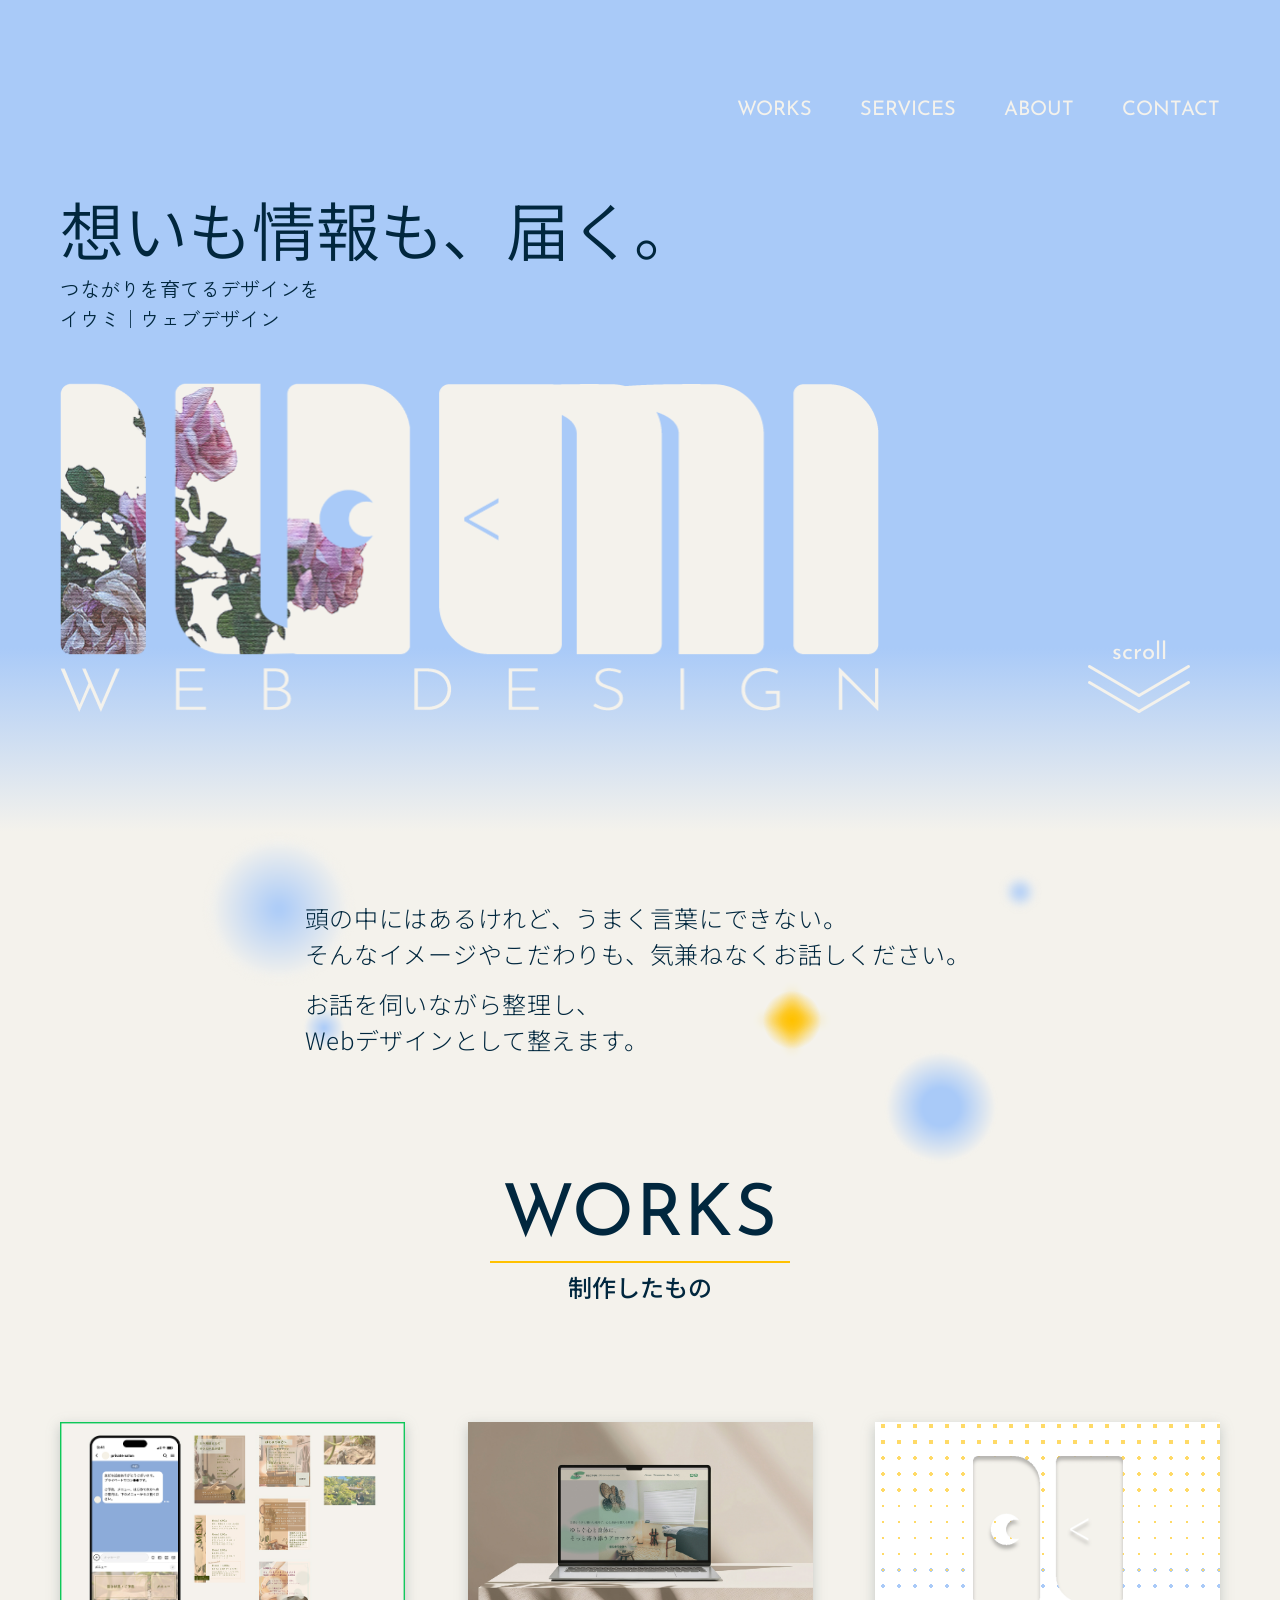
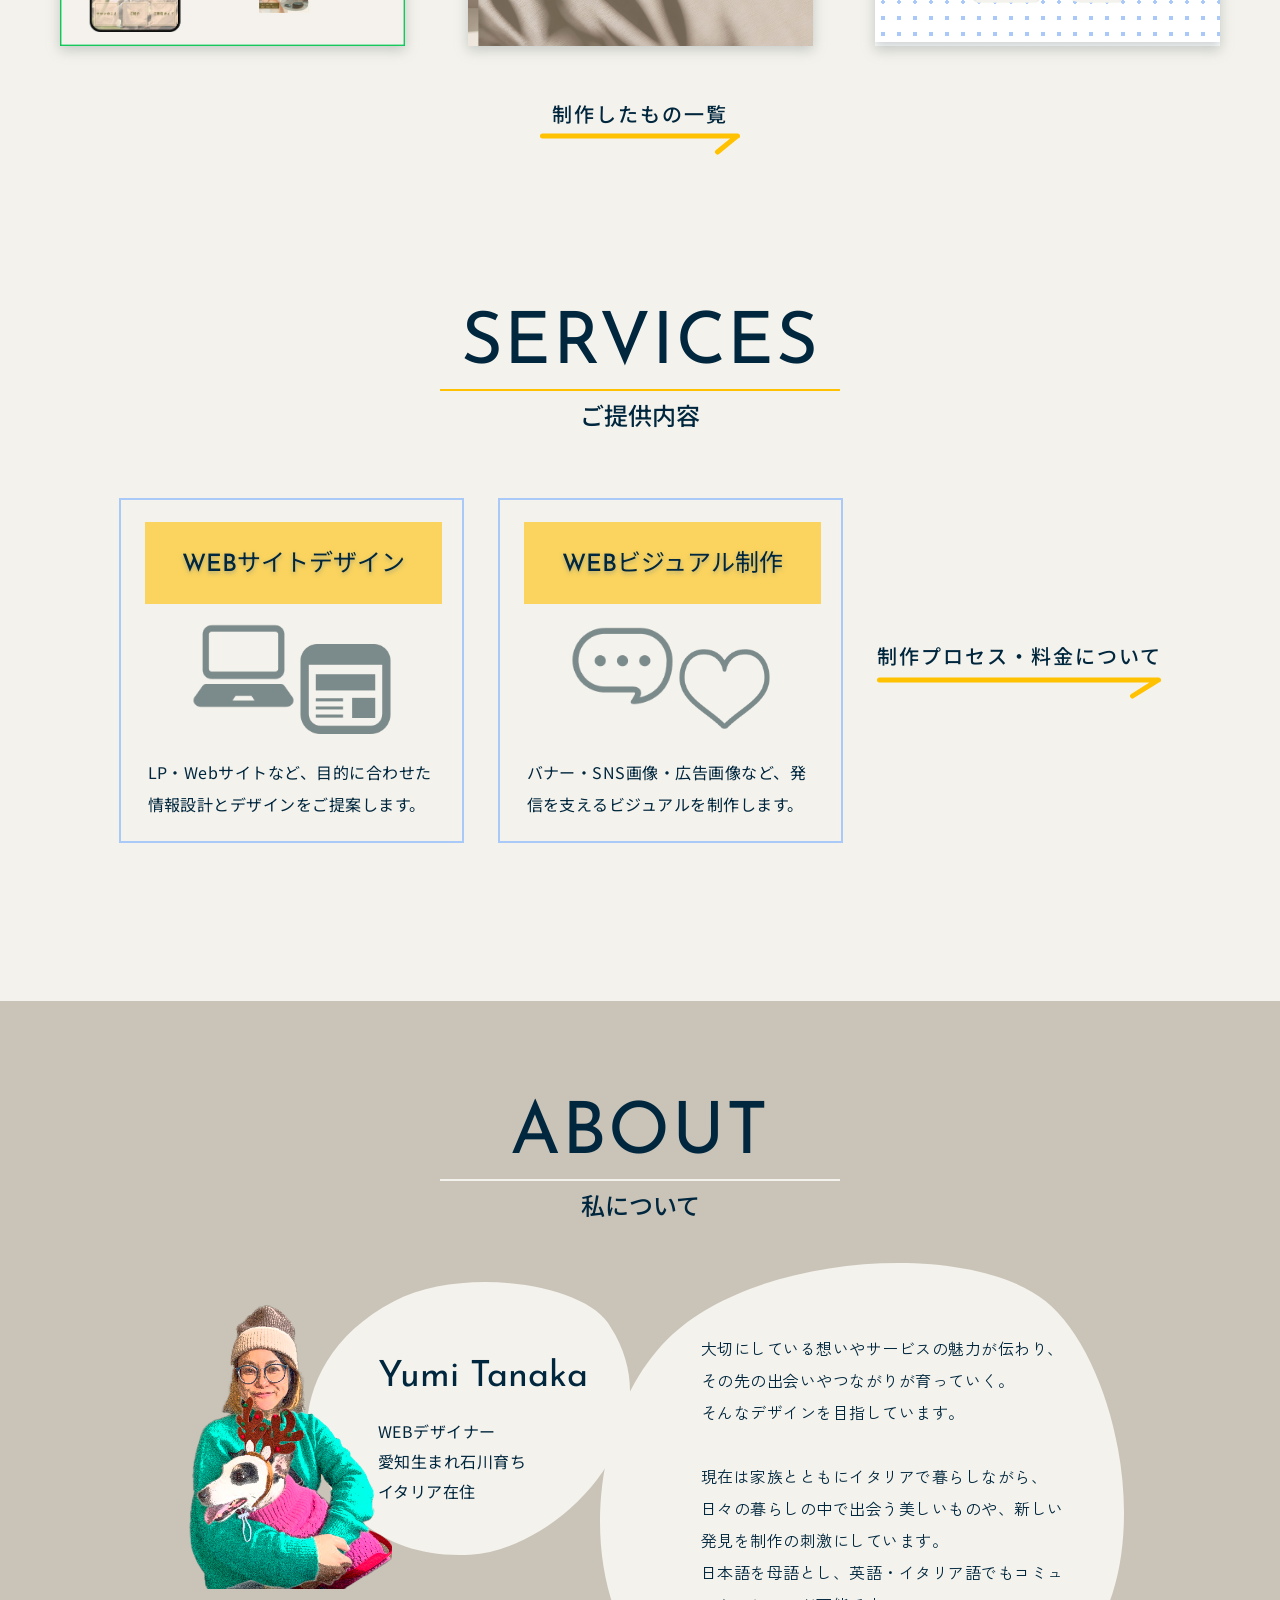
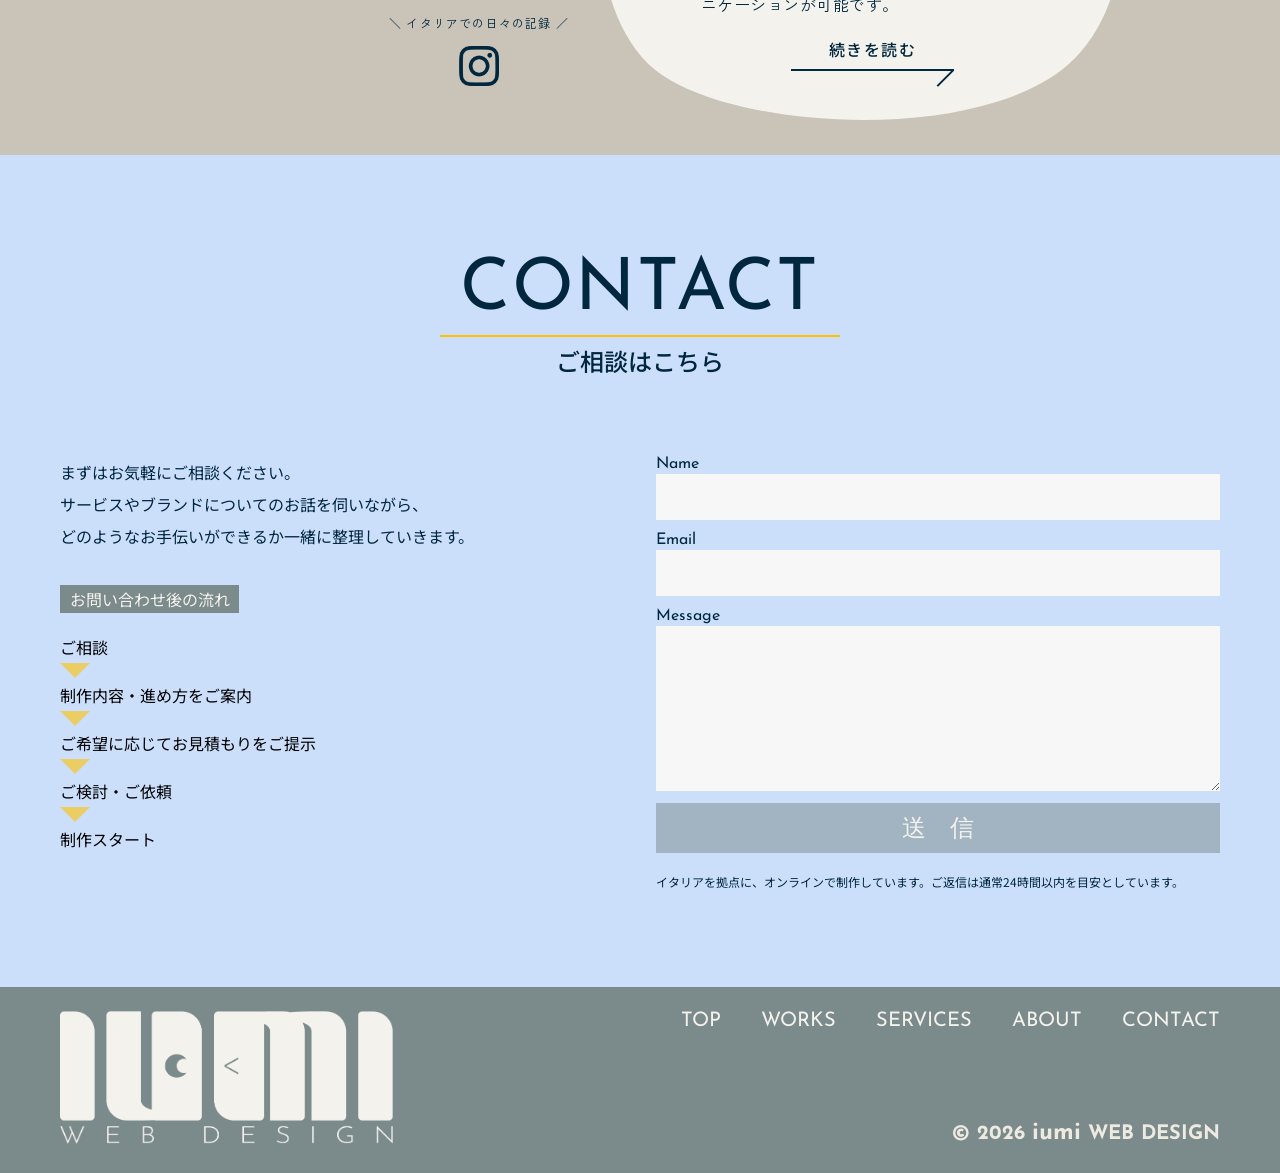
<file: index.html>
<!doctype html>
<html lang="ja">
  <head>
    <meta charset="UTF-8" />
    <meta name="viewport" content="width=device-width, initial-scale=1.0, viewport-fit=cover" />
    <meta name="theme-color" content="#a9caf8" />
    <meta name="apple-mobile-web-app-status-bar-style" content="black-translucent" />
    <title>iumi WEB DESIGN</title>
    <meta
      name="description"
      content="想いも情報も届く。つながりを育てるデザインを。iumi WEB DESIGNのポートフォリオランディングページ。"
    />
    <link rel="preconnect" href="https://fonts.googleapis.com" />
    <link rel="preconnect" href="https://fonts.gstatic.com" crossorigin />
    <link
      href="https://fonts.googleapis.com/css2?family=Josefin+Sans:wght@300;400;500;700&family=Noto+Sans+JP:wght@300;350;400;500;700&family=Zen+Kaku+Gothic+New:wght@300;400;500;700&display=swap"
      rel="stylesheet"
    />
    <link rel="stylesheet" href="./styles.css?v=20260820o" />
  </head>
  <body class="page-home" style="--page-top-bg: #a9caf8; --page-bottom-bg: #7b8a8a;">
    <header class="header">
      <div class="container header-inner">
        <a class="logo-mobile" href="#top" aria-label="iumi WEB DESIGN トップへ">
          <img src="./assets/images/hero-logo-new.png" alt="" />
        </a>
        <button class="menu-toggle" type="button" aria-expanded="false" aria-controls="global-nav">
          <img class="menu-toggle-icon menu-toggle-icon--open" src="./assets/images/icon-hamburger.svg" alt="" />
          <img class="menu-toggle-icon menu-toggle-icon--close" src="./assets/images/icon-menu-close.svg" alt="" />
          <span class="sr-only">メニューを開く</span>
        </button>
        <nav id="global-nav" class="nav" aria-label="グローバルナビゲーション">
          <a class="nav-link-top" href="#top">TOP</a>
          <a href="#works">WORKS</a>
          <a href="#services">SERVICES</a>
          <a href="#about">ABOUT</a>
          <a href="#contact">CONTACT</a>
        </nav>
      </div>
    </header>

    <main>
      <section id="top" class="section section-hero">
        <div class="hero-inner">
          <div class="hero-copy">
            <p class="hero-copy-main desktop-only">想いも情報も、届く。</p>
            <p class="hero-copy-main mobile-only">想いも</p>
            <p class="hero-copy-main hero-copy-main--line2 mobile-only">情報も、</p>
            <p class="hero-copy-main hero-copy-main--line3 mobile-only">届く。</p>
            <p class="hero-copy-sub desktop-only">つながりを育てるデザインを</p>
            <p class="hero-copy-sub mobile-only">つながりを育てるデザインを</p>
            <p class="hero-caption mobile-only">イウミ｜ウェブデザイン</p>
            <p class="hero-caption desktop-only">イウミ｜ウェブデザイン</p>
          </div>

          <div class="hero-visual" aria-hidden="true">
            <img class="hero-visual-pillar hero-visual-pillar--right" src="./assets/images/hero-mobile-pillar-right.svg" alt="" />
            <img class="hero-visual-rose" src="./assets/images/hero-rose-mobile.png" alt="" />
            <img class="hero-visual-pillar hero-visual-pillar--left" src="./assets/images/hero-mobile-pillar-left.svg" alt="" />
          </div>

          <img class="hero-logo" src="./assets/images/hero-logo-new.png" alt="" />

          <a class="hero-scroll-cta" href="#works" aria-label="下にスクロール">
            <span class="hero-scroll-label">scroll</span>
            <span class="hero-scroll-arrows" aria-hidden="true">
              <img class="hero-scroll-arrow hero-scroll-arrow--mobile hero-scroll-arrow--1" src="./assets/images/hero-scroll-arrow-1.svg" alt="" width="102" height="32" />
              <img class="hero-scroll-arrow hero-scroll-arrow--mobile hero-scroll-arrow--2" src="./assets/images/hero-scroll-arrow-2.svg" alt="" width="102" height="32" />
              <img class="hero-scroll-arrow hero-scroll-arrow--desktop hero-scroll-arrow--1 hero-scroll-arrow--default" src="./assets/images/hero-scroll-arrow-desktop-1.svg" alt="" width="102" height="32" />
              <img class="hero-scroll-arrow hero-scroll-arrow--desktop hero-scroll-arrow--2 hero-scroll-arrow--default" src="./assets/images/hero-scroll-arrow-desktop-2.svg" alt="" width="102" height="32" />
              <img class="hero-scroll-arrow hero-scroll-arrow--desktop hero-scroll-arrow--1 hero-scroll-arrow--hover" src="./assets/images/hero-scroll-arrow-desktop-1-hover.svg" alt="" width="102" height="32" />
              <img class="hero-scroll-arrow hero-scroll-arrow--desktop hero-scroll-arrow--2 hero-scroll-arrow--hover" src="./assets/images/hero-scroll-arrow-desktop-2-hover.svg" alt="" width="102" height="32" />
            </span>
          </a>
        </div>
      </section>

      <section id="works" class="section section-works">
        <div class="works-message" aria-label="メッセージ">
          <div class="works-message-stars works-message-stars--desktop desktop-only" aria-hidden="true">
            <img class="works-message-deco works-message-deco--ellipse-10" src="./assets/images/message-ellipse-c.svg" alt="" />
            <img class="works-message-deco works-message-deco--ellipse-15" src="./assets/images/message-ellipse-b.svg" alt="" />
            <img class="works-message-deco works-message-deco--star" src="./assets/images/message-star.svg" alt="" />
            <img class="works-message-deco works-message-deco--ellipse-16" src="./assets/images/message-ellipse-a.svg" alt="" />
            <img class="works-message-deco works-message-deco--ellipse-11" src="./assets/images/message-ellipse-d.svg" alt="" />
          </div>
          <div class="works-message-stars works-message-stars--mobile mobile-only" aria-hidden="true">
            <img class="works-message-deco works-message-deco--m-ellipse-10" src="./assets/images/message-m-ellipse-10.svg" alt="" />
            <img class="works-message-deco works-message-deco--m-star" src="./assets/images/message-star.svg" alt="" />
            <img class="works-message-deco works-message-deco--m-ellipse-11" src="./assets/images/message-m-ellipse-11.svg" alt="" />
            <img class="works-message-deco works-message-deco--m-ellipse-16" src="./assets/images/message-m-ellipse-16.svg" alt="" />
            <img class="works-message-deco works-message-deco--m-ellipse-15" src="./assets/images/message-m-ellipse-15.svg" alt="" />
          </div>
          <div class="works-message-inner works-message-inner--desktop desktop-only">
            <div class="works-message-block">
              <p>頭の中にはあるけれど、うまく言葉にできない。</p>
              <p>そんなイメージやこだわりも、気兼ねなくお話しください。</p>
            </div>
            <div class="works-message-block">
              <p>お話を伺いながら整理し、</p>
              <p>Webデザインとして整えます。</p>
            </div>
          </div>
          <div class="works-message-inner works-message-inner--mobile mobile-only">
            <p>頭の中にはあるけれど、</p>
            <p>うまく言葉にできない。</p>
            <p>そんなイメージやこだわりも、</p>
            <p>気兼ねなくお話しください。</p>
            <span class="works-message-spacer" aria-hidden="true"></span>
            <p>お話を伺いながら整理し、</p>
            <p>Webデザインとして整えます。</p>
          </div>
        </div>

        <div class="container">
          <div class="section-heading section-heading--works">
            <h2 class="section-title">WORKS</h2>
            <span class="section-heading-line section-heading-line--works" aria-hidden="true"></span>
            <p class="section-subtitle">制作したもの</p>
          </div>
        </div>

        <div class="works-scroll" aria-label="制作物一覧">
          <div class="works-grid">
            <a class="work-thumb work-thumb--photo" href="./line-visual.html">
              <img src="./assets/images/works-line-thumb.png" alt="プライベートサロン LINE公式ビジュアル" width="345" height="224" />
            </a>
            <a class="work-thumb work-thumb--photo" href="./portfolio.html">
              <img src="./assets/images/works-thumb-1.jpg" alt="LPファーストビュー・広告ビジュアル" width="345" height="224" />
            </a>
            <div class="work-thumb work-thumb--placeholder" aria-hidden="true">
              <img src="./assets/images/works-thumb-placeholder.png" alt="" width="345" height="224" />
            </div>
          </div>
        </div>

        <div class="container">
          <a class="works-list-link" href="./works.html" aria-label="制作したもの一覧">
            <span>制作したもの一覧</span>
            <img src="./assets/images/icon-works-list-arrow.svg?v=3" alt="" width="200" height="24" />
          </a>
        </div>
      </section>

      <section id="services" class="section section-services">
        <div class="container">
          <div class="section-heading section-heading--services">
            <h2 class="section-title">SERVICES</h2>
            <span class="section-heading-line section-heading-line--services" aria-hidden="true"></span>
            <p class="section-subtitle">ご提供内容</p>
          </div>

          <div class="services-offers">
            <div class="services-lead-box">
              <p class="services-lead-desktop desktop-only">
                <span class="services-lead-sm">サービスやブランドの</span><br />
                <span class="services-lead-lg">想いを整理し、</span><br />
                <span class="services-lead-lg">伝わる</span><br />
                <span class="services-lead-lg">Webデザイン</span><br />
                <span class="services-lead-sm">を制作しています。</span>
              </p>
              <p class="services-lead-mobile mobile-only">
                <span class="services-lead-sm">サービスやブランドの</span><br />
                <span class="services-lead-lg">想いを整理し、</span><br />
                <span class="services-lead-lg">伝わる</span><br />
                <span class="services-lead-lg">Webデザイン</span><br />
                <span class="services-lead-sm">を制作しています。</span>
              </p>
            </div>

            <div class="services-offer-frame">
              <article class="services-offer">
                <div class="services-offer-head">
                  <p class="services-offer-title">
                    <span>WEB</span>サイトデザイン
                  </p>
                </div>
                <div class="services-offer-icons" aria-hidden="true">
                  <img class="services-offer-icon services-offer-icon--laptop" src="./assets/images/services-icon-laptop.png" alt="" />
                  <img class="services-offer-icon services-offer-icon--web" src="./assets/images/services-icon-web.png" alt="" />
                </div>
                <p class="services-offer-text">
                  LP・Webサイトなど、目的に合わせた情報設計とデザインをご提案します。
                </p>
              </article>

              <article class="services-offer">
                <div class="services-offer-head">
                  <p class="services-offer-title">
                    <span>WEB</span>ビジュアル制作
                  </p>
                </div>
                <div class="services-offer-icons" aria-hidden="true">
                  <img class="services-offer-icon services-offer-icon--laptop" src="./assets/images/services-icon-visual-laptop.png" alt="" />
                  <img class="services-offer-icon services-offer-icon--web" src="./assets/images/services-icon-visual-web.png" alt="" />
                </div>
                <p class="services-offer-text">
                  バナー・SNS画像・広告画像など、発信を支えるビジュアルを制作します。
                </p>
              </article>
            </div>

            <a class="text-link services-process-link" href="./services.html">
              <span>制作プロセス・料金について</span>
              <img src="./assets/images/icon-text-arrow.svg?v=3" alt="" />
            </a>
          </div>
        </div>
      </section>

      <section id="about" class="section section-about">
        <div class="container">
          <div class="section-heading section-heading--about">
            <h2 class="section-title">ABOUT</h2>
            <span class="section-heading-line section-heading-line--about" aria-hidden="true"></span>
            <p class="section-subtitle">私について</p>
          </div>

          <div class="about-desktop desktop-only">
            <div class="about-desktop-profile">
              <img class="about-desktop-blob" src="./assets/images/about-profile-frame.svg?v=1" alt="" aria-hidden="true" />
              <img class="about-desktop-portrait" src="./assets/images/about-dog.png" alt="犬を抱くYumiのプロフィール写真" width="203" height="284" />
              <div class="about-desktop-identity">
                <p class="about-desktop-name">Yumi Tanaka</p>
                <p class="about-desktop-meta">
                  WEBデザイナー<br />
                  愛知生まれ石川育ち<br />
                  イタリア在住
                </p>
              </div>
            </div>

            <div class="about-desktop-intro">
              <img class="about-desktop-frame" src="./assets/images/about-body-frame-desktop.svg?v=4" alt="" aria-hidden="true" />
              <div class="about-desktop-body">
                <p>大切にしている想いやサービスの魅力が伝わり、その先の出会いやつながりが育っていく。</p>
                <p>そんなデザインを目指しています。</p>
                <p aria-hidden="true">&nbsp;</p>
                <p>
                  現在は家族とともにイタリアで暮らしながら、日々の暮らしの中で出会う美しいものや、新しい発見を制作の刺激にしています。
                </p>
                <p>日本語を母語とし、英語・イタリア語でもコミュニケーションが可能です。</p>
              </div>
              <a class="text-link about-more-link" href="./about.html">
                <span>続きを読む</span>
                <img src="./assets/images/icon-about-arrow.svg?v=2" alt="" />
              </a>
            </div>

            <div class="about-insta about-insta--desktop">
              <p>＼ イタリアでの日々の記録 ／</p>
              <a
                class="about-insta-link"
                href="https://www.instagram.com/iumitalia/"
                target="_blank"
                rel="noopener noreferrer"
                aria-label="Instagram"
              >
                <img src="./assets/images/icon-instagram.png" alt="" width="40" height="40" />
              </a>
            </div>
          </div>

          <div class="about-mobile mobile-only">
            <div class="about-mobile-profile">
              <p class="about-mobile-name">Yumi Tanaka</p>
              <img class="about-mobile-blob" src="./assets/images/about-profile-frame.svg?v=1" alt="" aria-hidden="true" />
              <img class="about-mobile-portrait" src="./assets/images/about-dog.png" alt="犬を抱くYumiのプロフィール写真" />
              <p class="about-mobile-meta">
                WEBデザイナー<br />
                愛知生まれ石川育ち<br />
                イタリア在住
              </p>
            </div>

            <div class="about-mobile-frame">
              <img
                class="about-mobile-frame-ellipse"
                src="./assets/images/about-body-frame-mobile.svg?v=4"
                alt=""
                aria-hidden="true"
              />
              <div class="about-mobile-body">
                <p>大切にしている想いやサービスの魅力が伝わり、その先の出会いやつながりが育っていく。そんなデザインを目指しています。</p>
                <p aria-hidden="true">&nbsp;</p>
                <p>
                  現在は家族とともにイタリアで暮らしながら、日々の暮らしの中で出会う美しいものや、新しい発見を制作の刺激にしています。
                </p>
                <p>日本語を母語とし、英語・イタリア語でもコミュニケーションが可能です。</p>
              </div>
              <a class="text-link about-more-link" href="./about.html">
                <span>続きを読む</span>
                <img src="./assets/images/icon-about-arrow.svg?v=2" alt="" />
              </a>
            </div>

            <div class="about-insta">
              <p>＼ イタリアでの日々の記録 ／</p>
              <a
                class="about-insta-link"
                href="https://www.instagram.com/iumitalia/"
                target="_blank"
                rel="noopener noreferrer"
                aria-label="Instagram"
              >
                <img src="./assets/images/icon-instagram.png" alt="" width="40" height="40" />
              </a>
            </div>
          </div>
        </div>
      </section>

      <section id="contact" class="section section-contact">
        <div class="container contact-layout">
          <div class="section-heading section-heading--contact">
            <h2 class="section-title">CONTACT</h2>
            <span class="section-heading-line section-heading-line--contact" aria-hidden="true"></span>
            <p class="section-subtitle">ご相談はこちら</p>
          </div>

          <div class="contact-grid">
            <div class="contact-copy">
              <p class="contact-lead contact-lead--desktop desktop-only">
                まずはお気軽にご相談ください。<br />
                サービスやブランドについてのお話を伺いながら、<br />
                どのようなお手伝いができるか一緒に整理していきます。
              </p>
              <p class="contact-lead contact-lead--mobile mobile-only">
                まずはお気軽にご相談ください。<br />
                サービスやブランドについての<br />
                お話を伺いながら、<br />
                どのようなお手伝いができるか<br />
                一緒に整理していきます。
              </p>

              <div class="contact-flow" aria-label="お問い合わせ後の流れ">
                <p class="contact-flow-title">お問い合わせ後の流れ</p>
                <ol class="contact-flow-list">
                  <li>ご相談</li>
                  <li>制作内容・進め方をご案内</li>
                  <li>ご希望に応じてお見積もりをご提示</li>
                  <li>ご検討・ご依頼</li>
                  <li>制作スタート</li>
                </ol>
              </div>
            </div>

            <div class="contact-form-col">
              <form
                class="contact-form"
                action="https://formsubmit.co/ciao.iumiweb@gmail.com"
                method="POST"
              >
                <input type="hidden" name="_subject" value="iumi WEB DESIGN サイトお問い合わせ" />
                <input type="hidden" name="_next" value="https://iumiweb.com/thanks.html" />
                <input type="hidden" name="_captcha" value="false" />
                <input type="text" name="_honey" class="contact-form-honey" tabindex="-1" autocomplete="off" aria-hidden="true" />
                <div class="contact-field">
                  <label for="name">Name</label>
                  <input id="name" name="name" type="text" required autocomplete="name" />
                </div>

                <div class="contact-field">
                  <label for="email">Email</label>
                  <input id="email" name="email" type="email" required autocomplete="email" />
                </div>

                <div class="contact-field">
                  <label for="message">Message</label>
                  <textarea id="message" name="message" required></textarea>
                </div>

                <button type="submit">
                  <span class="contact-submit-desktop">送　信</span>
                  <span class="contact-submit-mobile">送　　信</span>
                </button>
              </form>

              <p class="contact-note">
                イタリアを拠点に、オンラインで制作しています。<br />ご返信は通常24時間以内を目安としています。
              </p>
            </div>
          </div>
        </div>
      </section>
    </main>

    <footer class="footer">
      <div class="container footer-inner">
        <a href="#top" class="footer-logo" aria-label="iumi WEB DESIGN トップへ戻る">
          <img src="./assets/images/logo-footer-new.png" alt="" />
        </a>

        <div class="footer-meta">
          <nav class="footer-nav" aria-label="フッターナビゲーション">
            <a href="#top">TOP</a>
            <a href="#works">WORKS</a>
            <a href="#services">SERVICES</a>
            <a href="#about">ABOUT</a>
            <a href="#contact">CONTACT</a>
          </nav>

          <p class="copyright">© 2026 <span class="copyright-brand">iumi</span> WEB DESIGN</p>
        </div>
      </div>
    </footer>

    <script src="./script.js"></script>
  </body>
</html>
</file>
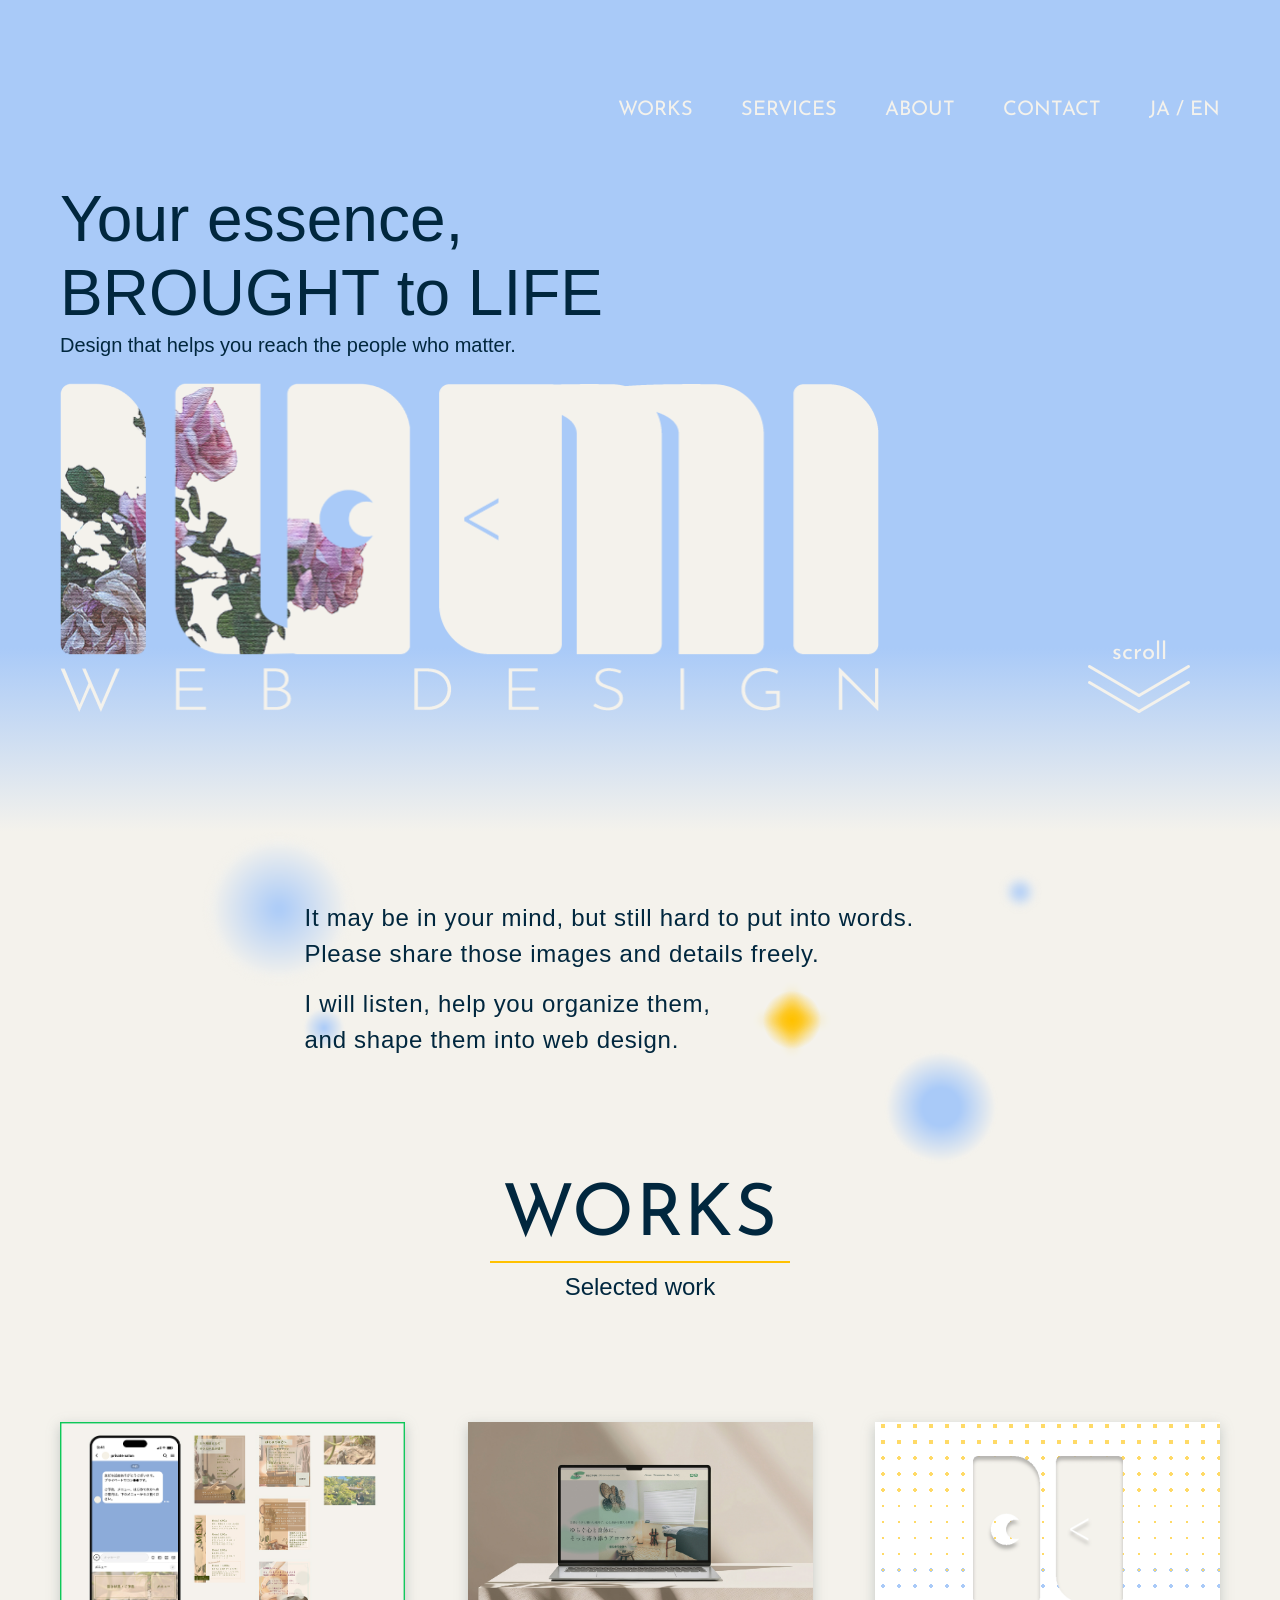
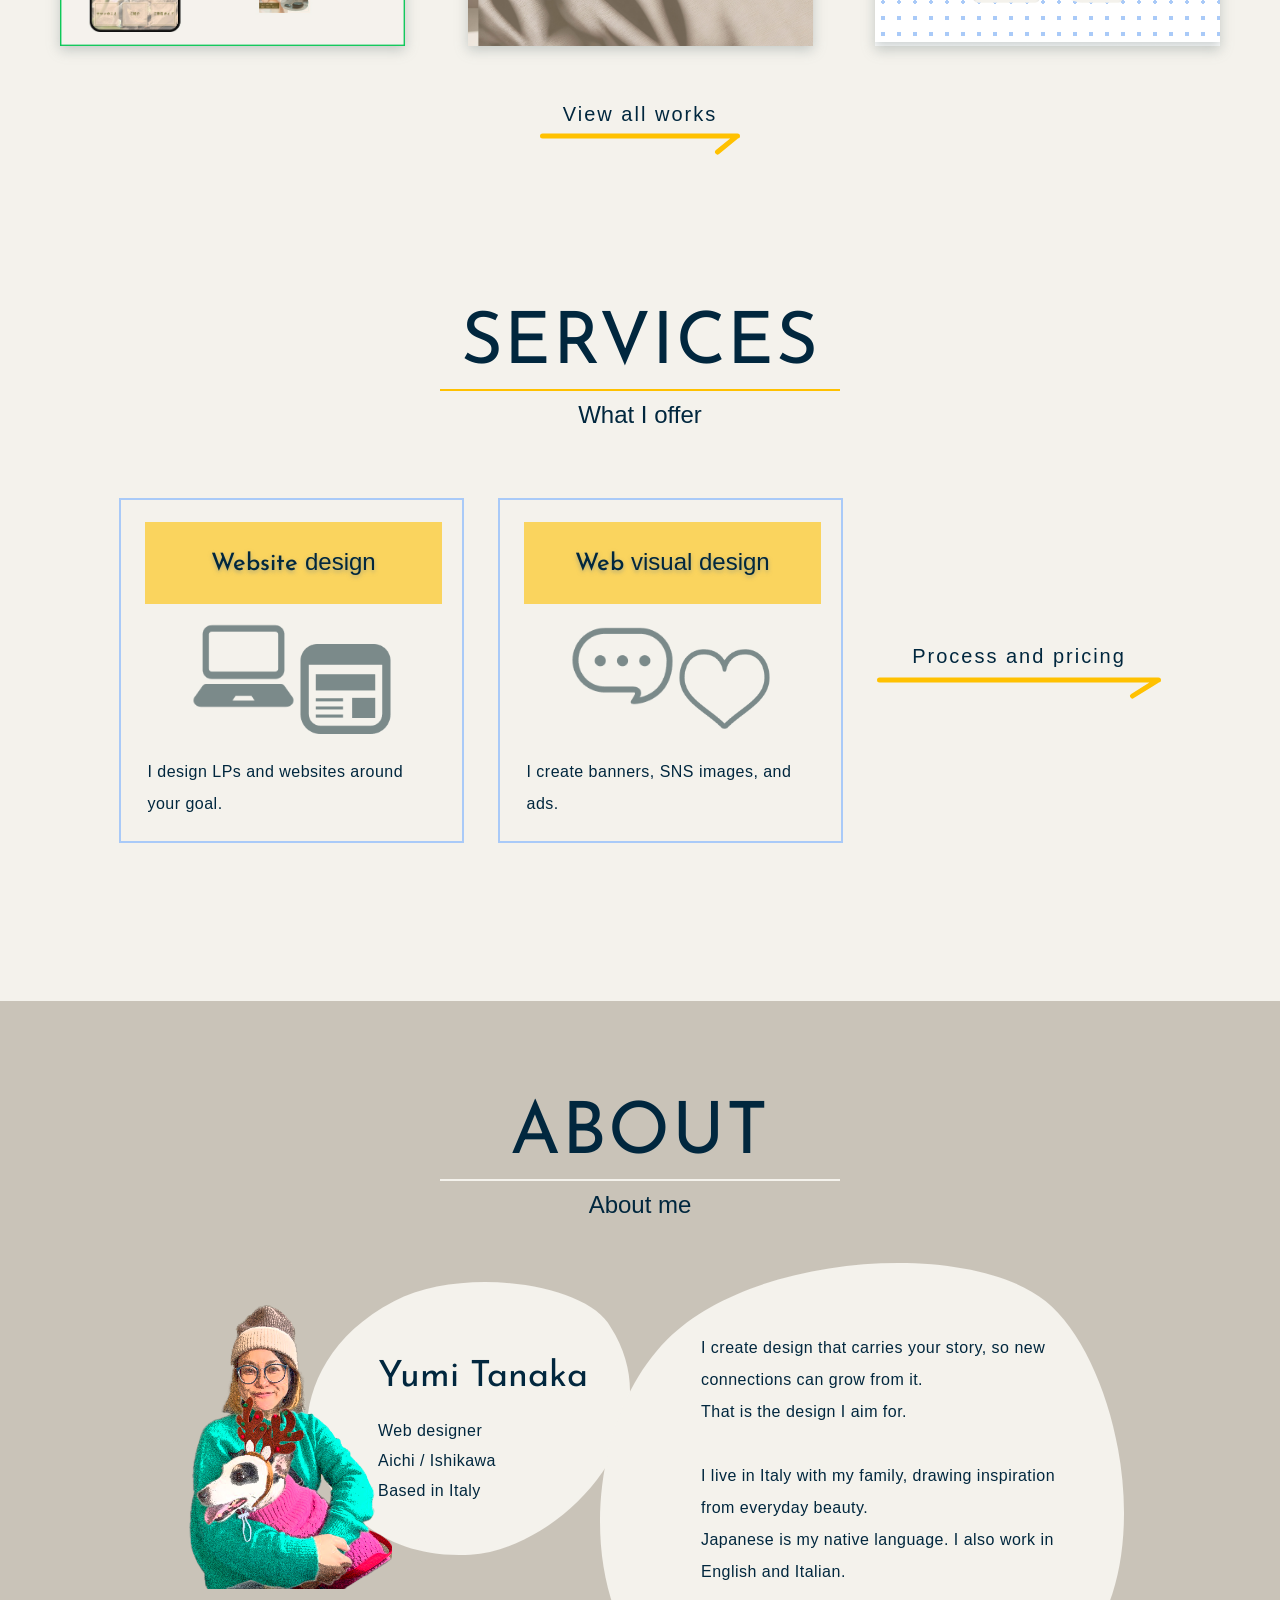
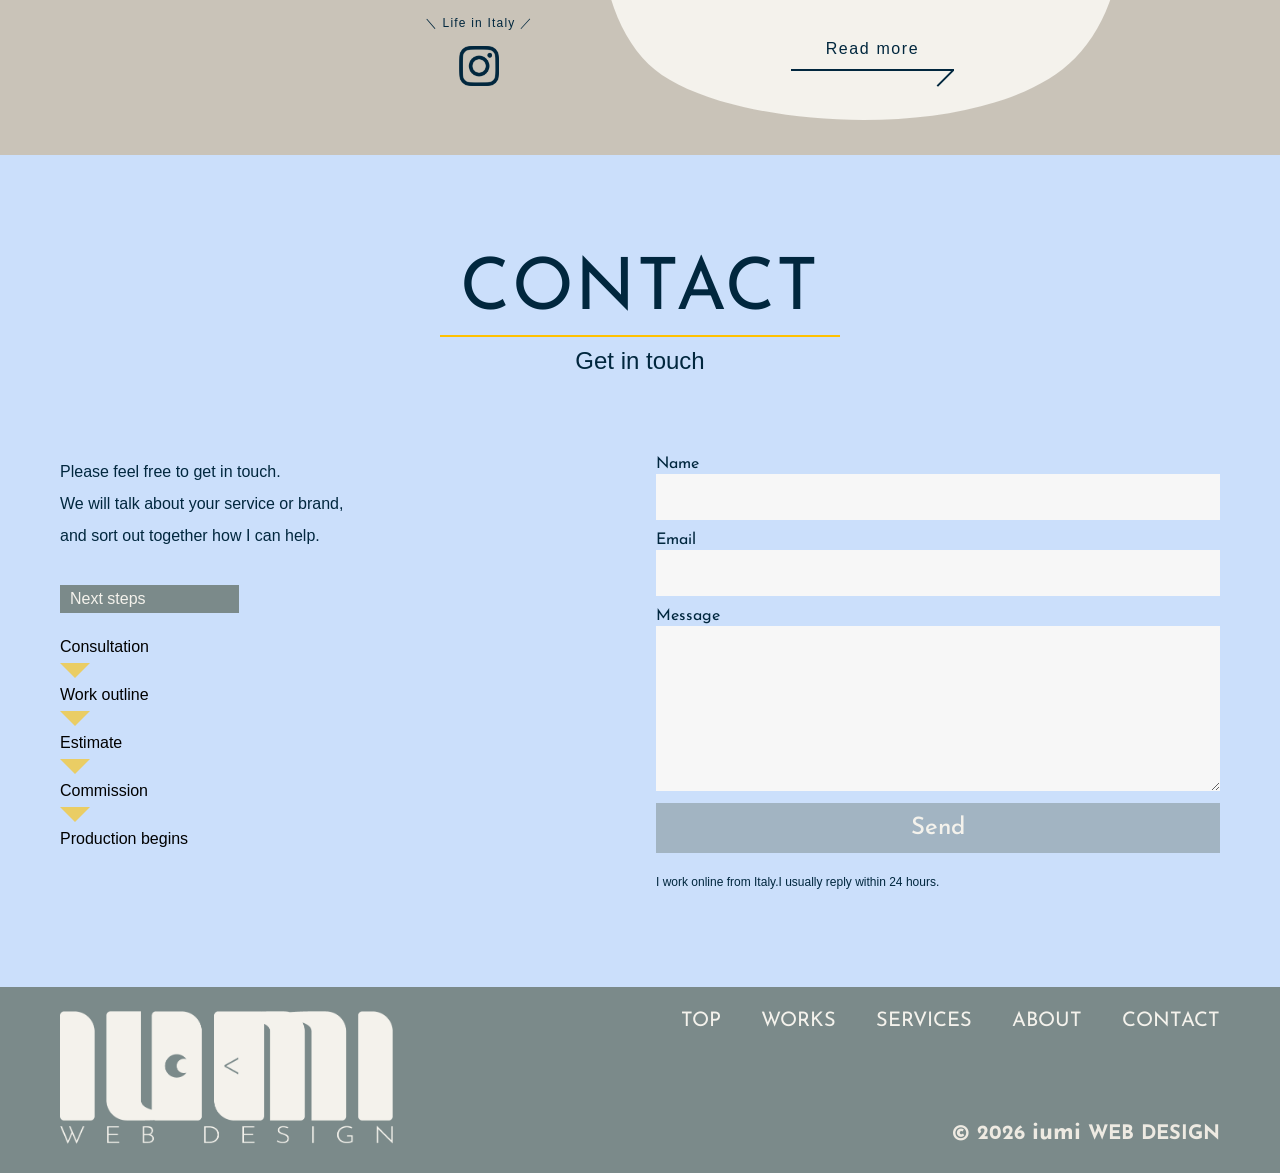
<file: en/index.html>
<!doctype html>
<html lang="en">
  <head>
    <meta charset="UTF-8" />
    <meta name="viewport" content="width=device-width, initial-scale=1.0, viewport-fit=cover" />
    <meta name="theme-color" content="#a9caf8" />
    <meta name="apple-mobile-web-app-status-bar-style" content="black-translucent" />
    <title>iumi WEB DESIGN</title>
    <meta
      name="description"
      content="Your essence, brought to life. Design that helps you reach the people who matter. Portfolio of iumi WEB DESIGN."
    />
    <link rel="canonical" href="https://iumiweb.com/en/" />
    <link rel="alternate" hreflang="ja" href="https://iumiweb.com/" />
    <link rel="alternate" hreflang="en" href="https://iumiweb.com/en/" />
    <link rel="alternate" hreflang="x-default" href="https://iumiweb.com/" />
    <link rel="preconnect" href="https://fonts.googleapis.com" />
    <link rel="preconnect" href="https://fonts.gstatic.com" crossorigin />
    <link
      href="https://fonts.googleapis.com/css2?family=Josefin+Sans:wght@200..700&display=swap"
      rel="stylesheet"
    />
    <link rel="stylesheet" href="../styles.css?v=20261001ae" />
  </head>
  <body class="page-home" style="--page-top-bg: #a9caf8; --page-bottom-bg: #7b8a8a;">
    <header class="header">
      <div class="container header-inner">
        <a class="logo-mobile" href="#top" aria-label="Back to iumi WEB DESIGN top">
          <img src="../assets/images/hero-logo-new.png" alt="" />
        </a>
        <button class="menu-toggle" type="button" aria-expanded="false" aria-controls="global-nav">
          <img class="menu-toggle-icon menu-toggle-icon--open" src="../assets/images/icon-hamburger.svg" alt="" />
          <img class="menu-toggle-icon menu-toggle-icon--close" src="../assets/images/icon-menu-close.svg" alt="" />
          <span class="sr-only">Open menu</span>
        </button>
        <nav id="global-nav" class="nav" aria-label="Primary">
          <a class="nav-link-top" href="#top">TOP</a>
          <a href="#works">WORKS</a>
          <a href="#services">SERVICES</a>
          <a href="#about">ABOUT</a>
          <a href="#contact">CONTACT</a>
          <span class="lang-switch" aria-label="Language">
            <a class="lang-switch-link" href="../index.html" hreflang="ja" lang="ja">JA</a>
            <span class="lang-switch-sep" aria-hidden="true">/</span>
            <span class="lang-switch-current" lang="en" aria-current="true">EN</span>
          </span>
        </nav>
      </div>
    </header>

    <main>
      <section id="top" class="section section-hero">
        <div class="hero-inner">
          <div class="hero-copy">
            <p class="hero-copy-main">Your essence,</p>
            <p class="hero-copy-main hero-copy-main--line2 desktop-only">BROUGHT <span class="hero-copy-to">to</span> LIFE</p>
            <p class="hero-copy-main hero-copy-main--line2 mobile-only">BROUGHT</p>
            <p class="hero-copy-main hero-copy-to mobile-only">to</p>
            <p class="hero-copy-main hero-copy-main--line2 mobile-only">LIFE</p>
            <p class="hero-copy-sub desktop-only">Design that helps you reach the people who matter.</p>
            <p class="hero-copy-sub mobile-only">Design that helps you reach the people who matter.</p>
          </div>

          <div class="hero-visual" aria-hidden="true">
            <img class="hero-visual-pillar hero-visual-pillar--right" src="../assets/images/hero-mobile-pillar-right.svg" alt="" />
            <img class="hero-visual-rose" src="../assets/images/hero-rose-mobile.png" alt="" />
            <img class="hero-visual-pillar hero-visual-pillar--left" src="../assets/images/hero-mobile-pillar-left.svg" alt="" />
          </div>

          <img class="hero-logo" src="../assets/images/hero-logo-new.png" alt="" />

          <a class="hero-scroll-cta" href="#works" aria-label="Scroll down">
            <span class="hero-scroll-label">scroll</span>
            <span class="hero-scroll-arrows" aria-hidden="true">
              <img class="hero-scroll-arrow hero-scroll-arrow--mobile hero-scroll-arrow--1" src="../assets/images/hero-scroll-arrow-1.svg" alt="" width="102" height="32" />
              <img class="hero-scroll-arrow hero-scroll-arrow--mobile hero-scroll-arrow--2" src="../assets/images/hero-scroll-arrow-2.svg" alt="" width="102" height="32" />
              <img class="hero-scroll-arrow hero-scroll-arrow--desktop hero-scroll-arrow--1 hero-scroll-arrow--default" src="../assets/images/hero-scroll-arrow-desktop-1.svg" alt="" width="102" height="32" />
              <img class="hero-scroll-arrow hero-scroll-arrow--desktop hero-scroll-arrow--2 hero-scroll-arrow--default" src="../assets/images/hero-scroll-arrow-desktop-2.svg" alt="" width="102" height="32" />
              <img class="hero-scroll-arrow hero-scroll-arrow--desktop hero-scroll-arrow--1 hero-scroll-arrow--hover" src="../assets/images/hero-scroll-arrow-desktop-1-hover.svg" alt="" width="102" height="32" />
              <img class="hero-scroll-arrow hero-scroll-arrow--desktop hero-scroll-arrow--2 hero-scroll-arrow--hover" src="../assets/images/hero-scroll-arrow-desktop-2-hover.svg" alt="" width="102" height="32" />
            </span>
          </a>
        </div>
      </section>

      <section id="works" class="section section-works">
        <div class="works-message" aria-label="Message">
          <div class="works-message-stars works-message-stars--desktop desktop-only" aria-hidden="true">
            <img class="works-message-deco works-message-deco--ellipse-10" src="../assets/images/message-ellipse-c.svg" alt="" />
            <img class="works-message-deco works-message-deco--ellipse-15" src="../assets/images/message-ellipse-b.svg" alt="" />
            <img class="works-message-deco works-message-deco--star" src="../assets/images/message-star.svg" alt="" />
            <img class="works-message-deco works-message-deco--ellipse-16" src="../assets/images/message-ellipse-a.svg" alt="" />
            <img class="works-message-deco works-message-deco--ellipse-11" src="../assets/images/message-ellipse-d.svg" alt="" />
          </div>
          <div class="works-message-stars works-message-stars--mobile mobile-only" aria-hidden="true">
            <img class="works-message-deco works-message-deco--m-ellipse-10" src="../assets/images/message-m-ellipse-10.svg" alt="" />
            <img class="works-message-deco works-message-deco--m-star" src="../assets/images/message-star.svg" alt="" />
            <img class="works-message-deco works-message-deco--m-ellipse-11" src="../assets/images/message-m-ellipse-11.svg" alt="" />
            <img class="works-message-deco works-message-deco--m-ellipse-16" src="../assets/images/message-m-ellipse-16.svg" alt="" />
            <img class="works-message-deco works-message-deco--m-ellipse-15" src="../assets/images/message-m-ellipse-15.svg" alt="" />
          </div>
          <div class="works-message-inner works-message-inner--desktop desktop-only">
            <div class="works-message-block">
              <p>It may be in your mind, but still hard to put into words.</p>
              <p>Please share those images and details freely.</p>
            </div>
            <div class="works-message-block">
              <p>I will listen, help you organize them,</p>
              <p>and shape them into web design.</p>
            </div>
          </div>
          <div class="works-message-inner works-message-inner--mobile mobile-only">
            <p>It may be in your mind,</p>
            <p>but still hard to put into words.</p>
            <p>Share those images</p>
            <p>and details freely.</p>
            <span class="works-message-spacer" aria-hidden="true"></span>
            <p>I will listen and organize,</p>
            <p>then shape them into web design.</p>
          </div>
        </div>

        <div class="container">
          <div class="section-heading section-heading--works">
            <h2 class="section-title">WORKS</h2>
            <span class="section-heading-line section-heading-line--works" aria-hidden="true"></span>
            <p class="section-subtitle">Selected work</p>
          </div>
        </div>

        <div class="works-scroll" aria-label="Selected work">
          <div class="works-grid">
            <a class="work-thumb work-thumb--photo" href="./line-visual.html">
              <img src="../assets/images/works-line-thumb.png" alt="Private salon LINE official visuals" width="345" height="224" />
            </a>
            <a class="work-thumb work-thumb--photo" href="./portfolio.html">
              <img src="../assets/images/works-thumb-1.jpg" alt="LP first view and advertising visuals" width="345" height="224" />
            </a>
            <div class="work-thumb work-thumb--placeholder" aria-hidden="true">
              <img src="../assets/images/works-thumb-placeholder.png" alt="" width="345" height="224" />
            </div>
          </div>
        </div>

        <div class="container">
          <a class="works-list-link" href="./works.html" aria-label="View all works">
            <span>View all works</span>
            <img src="../assets/images/icon-works-list-arrow.svg?v=3" alt="" width="200" height="24" />
          </a>
        </div>
      </section>

      <section id="services" class="section section-services">
        <div class="container">
          <div class="section-heading section-heading--services">
            <h2 class="section-title">SERVICES</h2>
            <span class="section-heading-line section-heading-line--services" aria-hidden="true"></span>
            <p class="section-subtitle">What I offer</p>
          </div>

          <div class="services-offers">
            <div class="services-lead-box">
              <p class="services-lead-desktop desktop-only">
                <span class="services-lead-sm">I organize the story of</span><br />
                <span class="services-lead-lg">your service or brand,</span><br />
                <span class="services-lead-lg">and create</span><br />
                <span class="services-lead-lg">web design</span><br />
                <span class="services-lead-sm">that communicates it.</span>
              </p>
              <p class="services-lead-mobile mobile-only">
                <span class="services-lead-sm">I organize the story of</span><br />
                <span class="services-lead-lg">your service or brand,</span><br />
                <span class="services-lead-lg">and create</span><br />
                <span class="services-lead-lg">web design</span><br />
                <span class="services-lead-sm">that communicates it.</span>
              </p>
            </div>

            <div class="services-offer-frame">
              <article class="services-offer">
                <div class="services-offer-head">
                  <p class="services-offer-title">
                    <span>Website</span> design
                  </p>
                </div>
                <div class="services-offer-icons" aria-hidden="true">
                  <img class="services-offer-icon services-offer-icon--laptop" src="../assets/images/services-icon-laptop.png" alt="" />
                  <img class="services-offer-icon services-offer-icon--web" src="../assets/images/services-icon-web.png" alt="" />
                </div>
                <p class="services-offer-text">
                  I design LPs and websites around your goal.
                </p>
              </article>

              <article class="services-offer">
                <div class="services-offer-head">
                  <p class="services-offer-title">
                    <span>Web</span> visual design
                  </p>
                </div>
                <div class="services-offer-icons" aria-hidden="true">
                  <img class="services-offer-icon services-offer-icon--laptop" src="../assets/images/services-icon-visual-laptop.png" alt="" />
                  <img class="services-offer-icon services-offer-icon--web" src="../assets/images/services-icon-visual-web.png" alt="" />
                </div>
                <p class="services-offer-text">
                  I create banners, SNS images, and ads.
                </p>
              </article>
            </div>

            <a class="text-link services-process-link" href="./services.html">
              <span>Process and pricing</span>
              <img src="../assets/images/icon-text-arrow.svg?v=3" alt="" />
            </a>
          </div>
        </div>
      </section>

      <section id="about" class="section section-about">
        <div class="container">
          <div class="section-heading section-heading--about">
            <h2 class="section-title">ABOUT</h2>
            <span class="section-heading-line section-heading-line--about" aria-hidden="true"></span>
            <p class="section-subtitle">About me</p>
          </div>

          <div class="about-desktop desktop-only">
            <div class="about-desktop-profile">
              <img class="about-desktop-blob" src="../assets/images/about-profile-frame.svg?v=1" alt="" aria-hidden="true" />
              <img class="about-desktop-portrait" src="../assets/images/about-dog.png" alt="Portrait of Yumi holding a dog" width="203" height="284" />
              <div class="about-desktop-identity">
                <p class="about-desktop-name">Yumi Tanaka</p>
                <p class="about-desktop-meta">
                  Web designer<br />
                  Aichi / Ishikawa<br />
                  Based in Italy
                </p>
              </div>
            </div>

            <div class="about-desktop-intro">
              <img class="about-desktop-frame" src="../assets/images/about-body-frame-desktop.svg?v=4" alt="" aria-hidden="true" />
              <div class="about-desktop-body">
                <p>I create design that carries your story, so new connections can grow from it.</p>
                <p>That is the design I aim for.</p>
                <p aria-hidden="true">&nbsp;</p>
                <p>
                  I live in Italy with my family, drawing inspiration from everyday beauty.
                </p>
                <p>Japanese is my native language. I also work in English and Italian.</p>
              </div>
              <a class="text-link about-more-link" href="./about.html">
                <span>Read more</span>
                <img src="../assets/images/icon-about-arrow.svg?v=2" alt="" />
              </a>
            </div>

            <div class="about-insta about-insta--desktop">
              <p>＼ Life in Italy ／</p>
              <a
                class="about-insta-link"
                href="https://www.instagram.com/iumitalia/"
                target="_blank"
                rel="noopener noreferrer"
                aria-label="Instagram"
              >
                <img src="../assets/images/icon-instagram.png" alt="" width="40" height="40" />
              </a>
            </div>
          </div>

          <div class="about-mobile mobile-only">
            <div class="about-mobile-profile">
              <p class="about-mobile-name">Yumi Tanaka</p>
              <img class="about-mobile-blob" src="../assets/images/about-profile-frame.svg?v=1" alt="" aria-hidden="true" />
              <img class="about-mobile-portrait" src="../assets/images/about-dog.png" alt="Portrait of Yumi holding a dog" />
              <p class="about-mobile-meta">
                Web designer<br />
                Aichi / Ishikawa<br />
                Based in Italy
              </p>
            </div>

            <div class="about-mobile-frame">
              <img
                class="about-mobile-frame-ellipse"
                src="../assets/images/about-body-frame-mobile.svg?v=4"
                alt=""
                aria-hidden="true"
              />
              <div class="about-mobile-body">
                <p>I create design that carries your story, so new connections can grow from it. That is the design I aim for.</p>
                <p aria-hidden="true">&nbsp;</p>
                <p>
                  I live in Italy with my family, drawing inspiration from everyday beauty.
                </p>
                <p>Japanese is my native language. I also work in English and Italian.</p>
              </div>
              <a class="text-link about-more-link" href="./about.html">
                <span>Read more</span>
                <img src="../assets/images/icon-about-arrow.svg?v=2" alt="" />
              </a>
            </div>

            <div class="about-insta">
              <p>＼ Life in Italy ／</p>
              <a
                class="about-insta-link"
                href="https://www.instagram.com/iumitalia/"
                target="_blank"
                rel="noopener noreferrer"
                aria-label="Instagram"
              >
                <img src="../assets/images/icon-instagram.png" alt="" width="40" height="40" />
              </a>
            </div>
          </div>
        </div>
      </section>

      <section id="contact" class="section section-contact">
        <div class="container contact-layout">
          <div class="section-heading section-heading--contact">
            <h2 class="section-title">CONTACT</h2>
            <span class="section-heading-line section-heading-line--contact" aria-hidden="true"></span>
            <p class="section-subtitle">Get in touch</p>
          </div>

          <div class="contact-grid">
            <div class="contact-copy">
              <p class="contact-lead contact-lead--desktop desktop-only">
                Please feel free to get in touch.<br />
                We will talk about your service or brand,<br />
                and sort out together how I can help.
              </p>
              <p class="contact-lead contact-lead--mobile mobile-only">
                Please feel free to get in touch.<br />
                We will talk about your<br />
                service or brand,<br />
                and sort out together<br />
                how I can help.
              </p>

              <div class="contact-flow" aria-label="What happens next">
                <p class="contact-flow-title">Next steps</p>
                <ol class="contact-flow-list">
                  <li>Consultation</li>
                  <li>Work outline</li>
                  <li>Estimate</li>
                  <li>Commission</li>
                  <li>Production begins</li>
                </ol>
              </div>
            </div>

            <div class="contact-form-col">
              <form
                class="contact-form"
                action="https://formsubmit.co/ciao.iumiweb@gmail.com"
                method="POST"
              >
                <input type="hidden" name="_subject" value="iumi WEB DESIGN website inquiry" />
                <input type="hidden" name="_next" value="https://iumiweb.com/en/thanks.html" />
                <input type="hidden" name="_captcha" value="false" />
                <input type="text" name="_honey" class="contact-form-honey" tabindex="-1" autocomplete="off" aria-hidden="true" />
                <div class="contact-field">
                  <label for="name">Name</label>
                  <input id="name" name="name" type="text" required autocomplete="name" />
                </div>

                <div class="contact-field">
                  <label for="email">Email</label>
                  <input id="email" name="email" type="email" required autocomplete="email" />
                </div>

                <div class="contact-field">
                  <label for="message">Message</label>
                  <textarea id="message" name="message" required></textarea>
                </div>

                <button type="submit">
                  <span class="contact-submit-desktop">Send</span>
                  <span class="contact-submit-mobile">Send</span>
                </button>
              </form>

              <p class="contact-note">
                I work online from Italy.<br />I usually reply within 24 hours.
              </p>
            </div>
          </div>
        </div>
      </section>
    </main>

    <footer class="footer">
      <div class="container footer-inner">
        <a href="#top" class="footer-logo" aria-label="Back to iumi WEB DESIGN top">
          <img src="../assets/images/logo-footer-new.png" alt="" />
        </a>

        <div class="footer-meta">
          <nav class="footer-nav" aria-label="Footer">
            <a href="#top">TOP</a>
            <a href="#works">WORKS</a>
            <a href="#services">SERVICES</a>
            <a href="#about">ABOUT</a>
            <a href="#contact">CONTACT</a>
          </nav>

          <p class="copyright">© 2026 <span class="copyright-brand">iumi</span> WEB DESIGN</p>
        </div>
      </div>
    </footer>

    <script src="../script.js"></script>
  </body>
</html>
</file>
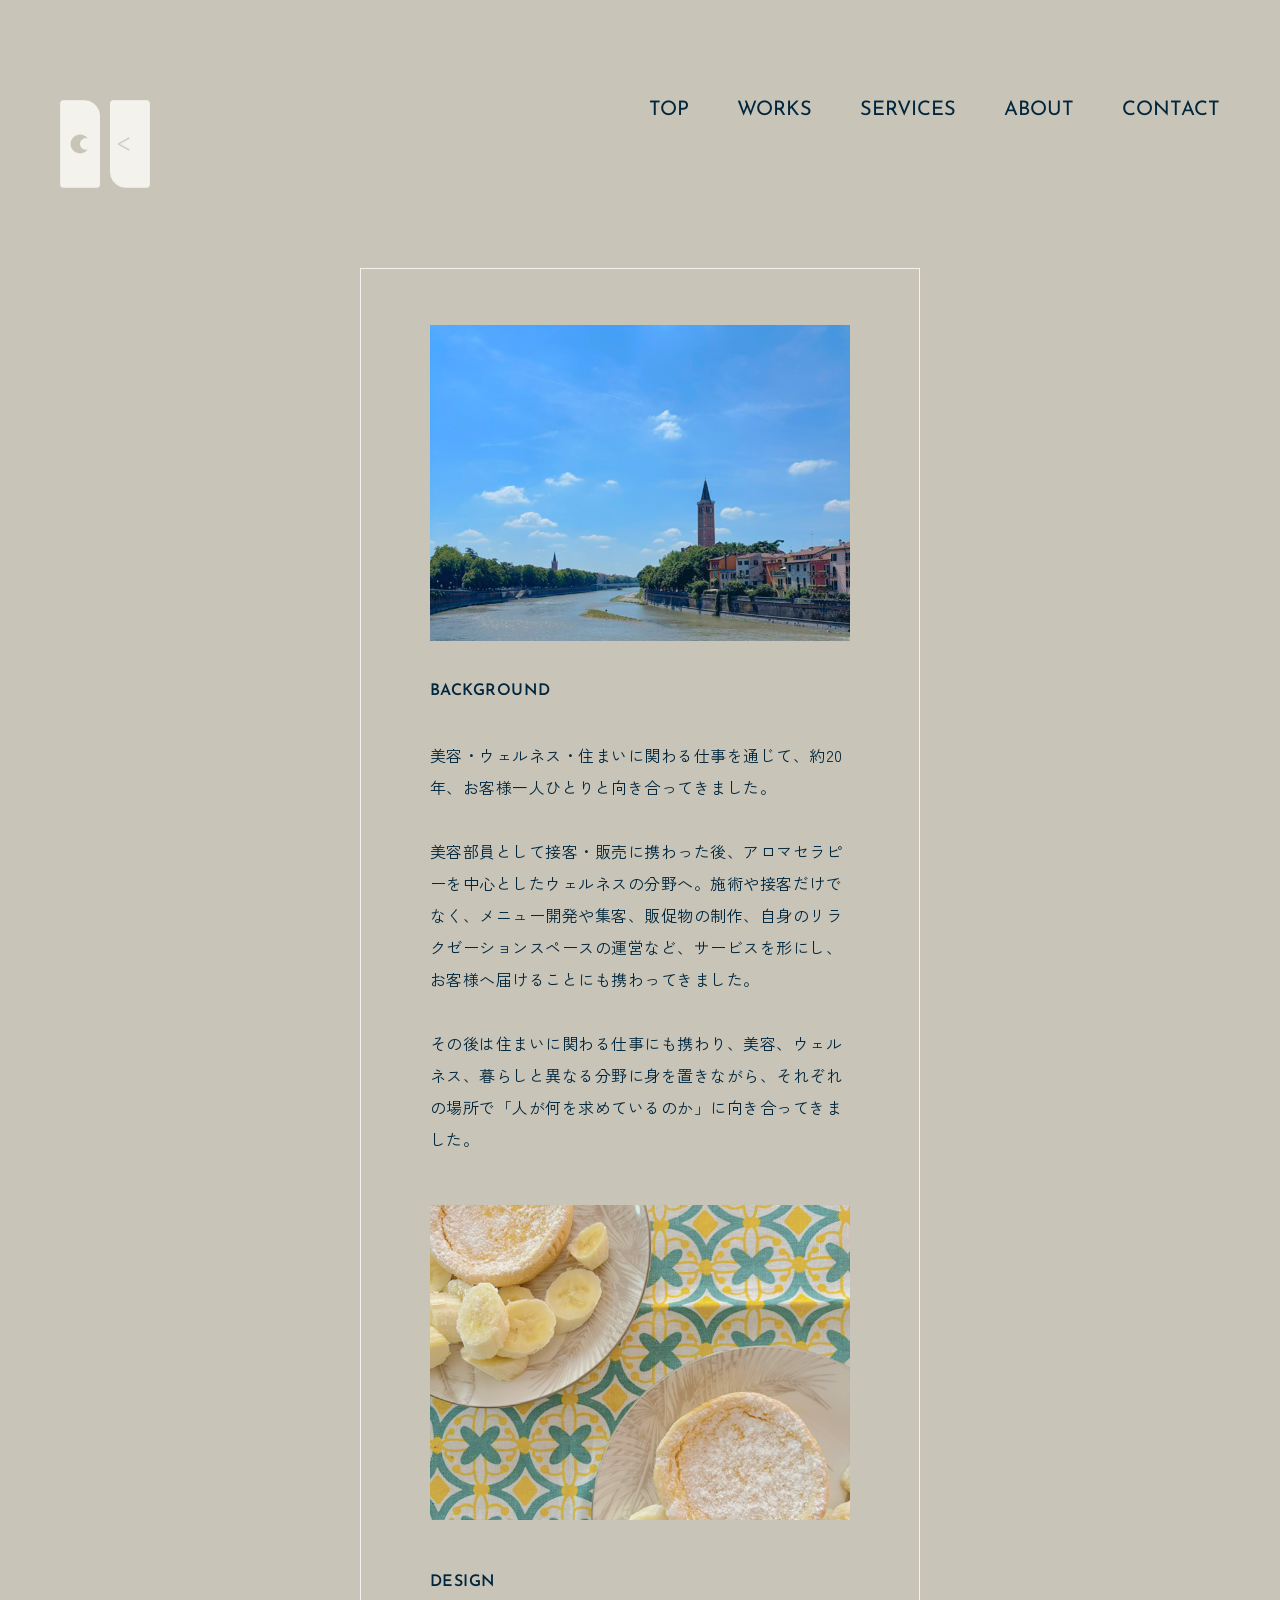
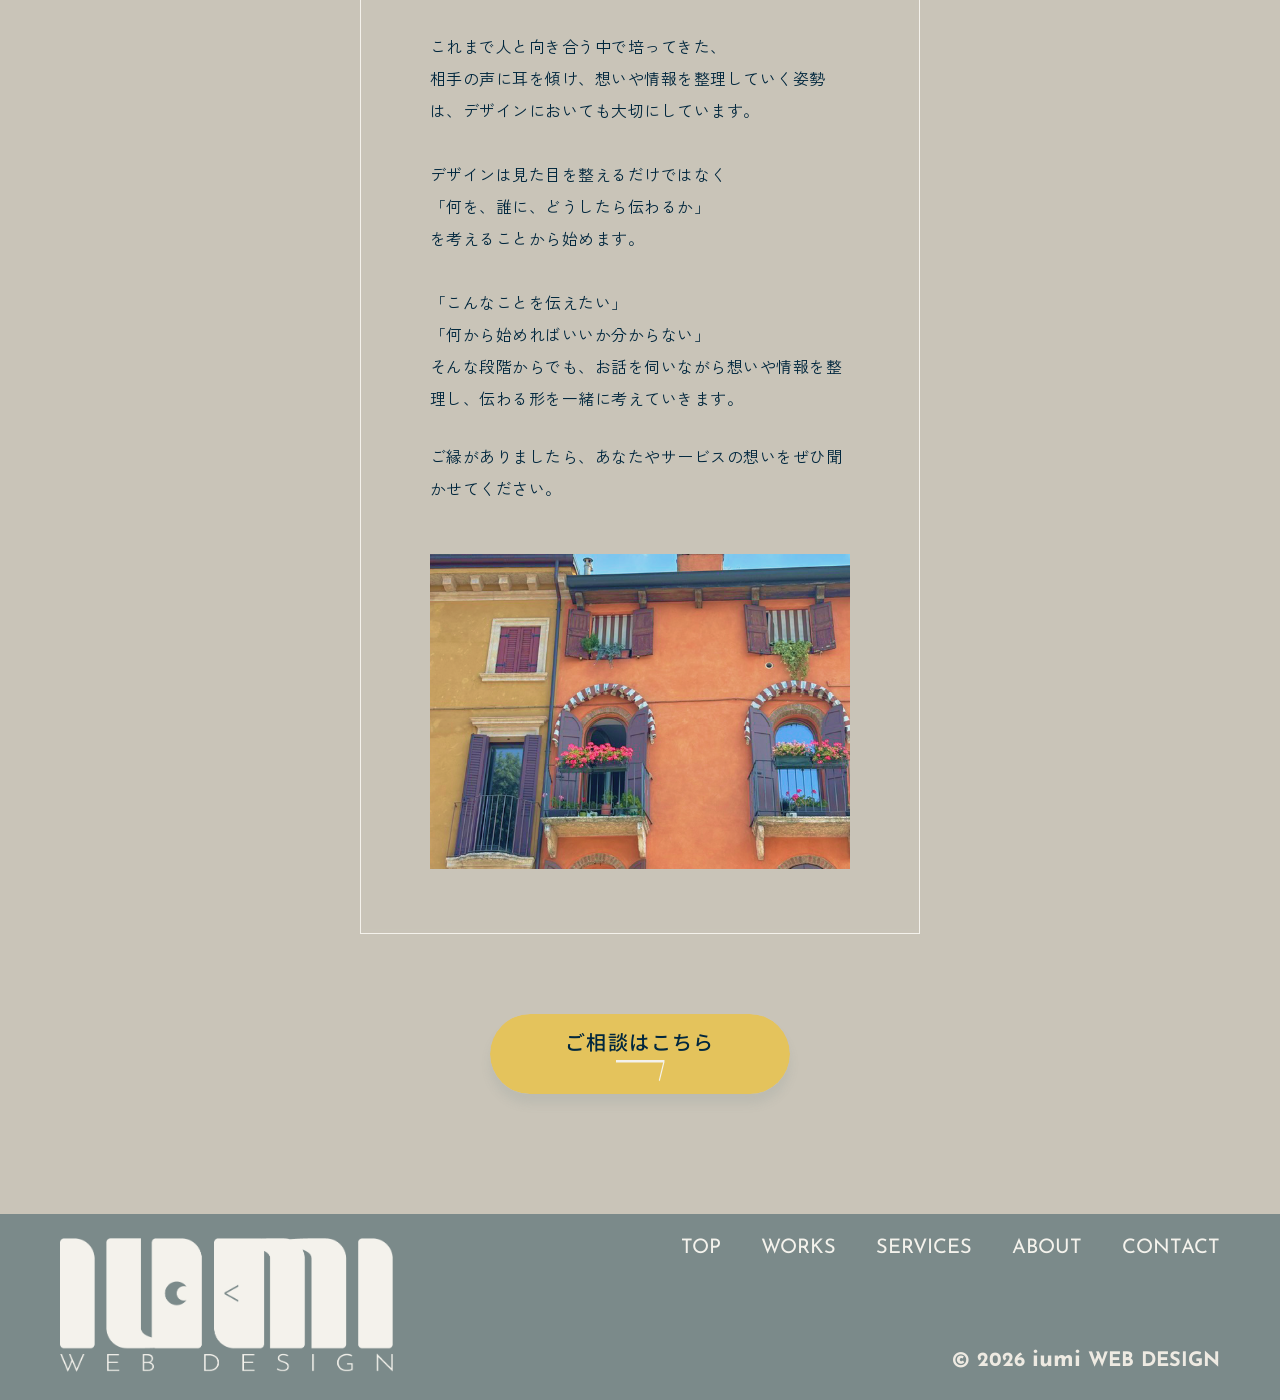
<file: about.html>
<!doctype html>
<html lang="ja">
  <head>
    <meta charset="UTF-8" />
    <meta name="viewport" content="width=device-width, initial-scale=1.0, viewport-fit=cover" />
    <meta name="theme-color" content="#c9c4b8" />
    <meta name="apple-mobile-web-app-status-bar-style" content="black-translucent" />
    <title>ABOUT | iumi WEB DESIGN</title>
    <meta
      name="description"
      content="iumi WEB DESIGNのプロフィール。美容・ウェルネスの接客経験からデザインへ。イタリア在住。"
    />
    <link rel="preconnect" href="https://fonts.googleapis.com" />
    <link rel="preconnect" href="https://fonts.gstatic.com" crossorigin />
    <link
      href="https://fonts.googleapis.com/css2?family=Josefin+Sans:wght@300;400;500;700&family=Noto+Sans+JP:wght@300;400;500;700&family=Zen+Kaku+Gothic+New:wght@300;400;500;700&display=swap"
      rel="stylesheet"
    />
    <link rel="stylesheet" href="./styles.css?v=20260820n" />
    <link rel="stylesheet" href="./about.css?v=20260820n" />
  </head>
  <body class="page-about" style="--page-top-bg: #c9c4b8; --page-bottom-bg: #7b8a8a;">
    <header class="detail-header detail-header--centered">
      <div class="detail-header-inner">
        <a class="detail-logo" href="./index.html" aria-label="LPトップへ戻る">
          <img src="./assets/images/logo-simple-about.png" alt="" width="90" height="88" />
        </a>
        <button class="menu-toggle" type="button" aria-expanded="false" aria-controls="about-nav">
          <img class="menu-toggle-icon menu-toggle-icon--open" src="./assets/images/icon-hamburger.svg" alt="" />
          <img class="menu-toggle-icon menu-toggle-icon--close" src="./assets/images/icon-menu-close.svg" alt="" />
          <span class="sr-only">メニューを開く</span>
        </button>
        <nav id="about-nav" class="nav" aria-label="グローバルナビゲーション">
          <a href="./index.html">TOP</a>
          <a href="./index.html#works">WORKS</a>
          <a href="./index.html#services">SERVICES</a>
          <a href="./index.html#about">ABOUT</a>
          <a href="./index.html#contact">CONTACT</a>
        </nav>
      </div>
    </header>

    <main class="about-detail-main">
      <article class="about-detail-card">
        <figure class="about-detail-photo">
          <img src="./assets/images/about-photo-fiume.png" alt="イタリアの街並みと川の風景" width="345" height="259" />
        </figure>

        <div class="about-detail-body about-detail-body--background">
          <h1 class="about-detail-section-title">BACKGROUND</h1>
          <p>美容・ウェルネス・住まいに関わる仕事を通じて、約20年、お客様一人ひとりと向き合ってきました。</p>
          <p>
            美容部員として接客・販売に携わった後、アロマセラピーを中心としたウェルネスの分野へ。施術や接客だけでなく、メニュー開発や集客、販促物の制作、自身のリラクゼーションスペースの運営など、サービスを形にし、お客様へ届けることにも携わってきました。
          </p>
          <p>
            その後は住まいに関わる仕事にも携わり、美容、ウェルネス、暮らしと異なる分野に身を置きながら、それぞれの場所で「人が何を求めているのか」に向き合ってきました。
          </p>
        </div>

        <figure class="about-detail-photo">
          <img src="./assets/images/about-photo-lemon.png" alt="レモンケーキとタイルの写真" width="345" height="259" />
        </figure>

        <div class="about-detail-body about-detail-body--design">
          <h2 class="about-detail-section-title">DESIGN</h2>
          <p>
            これまで人と向き合う中で培ってきた、<br />
            相手の声に耳を傾け、想いや情報を整理していく姿勢は、デザインにおいても大切にしています。
          </p>
          <p>
            デザインは見た目を整えるだけではなく<br />
            「何を、誰に、どうしたら伝わるか」<br />
            を考えることから始めます。
          </p>
          <p>
            「こんなことを伝えたい」<br />
            「何から始めればいいか分からない」<br />
            そんな段階からでも、お話を伺いながら想いや情報を整理し、伝わる形を一緒に考えていきます。
          </p>
          <p>ご縁がありましたら、あなたやサービスの想いをぜひ聞かせてください。</p>
        </div>

        <figure class="about-detail-photo about-detail-photo--last">
          <img src="./assets/images/about-photo-edificio.png" alt="イタリアのカラフルな建物" width="345" height="259" />
        </figure>
      </article>

      <div class="about-detail-cta">
        <a class="cta-pill services-contact-cta" href="./index.html#contact">
          <span class="cta-pill-label">ご相談はこちら</span>
          <img class="cta-pill-arrow cta-pill-arrow--default" src="./assets/images/icon-arrow-contact.svg" alt="" />
          <img class="cta-pill-arrow cta-pill-arrow--hover" src="./assets/images/icon-arrow-contact-hover.svg" alt="" />
        </a>
      </div>
    </main>

    <footer class="footer">
      <div class="container footer-inner">
        <a href="./index.html" class="footer-logo" aria-label="iumi WEB DESIGN トップへ戻る">
          <img src="./assets/images/logo-footer-new.png" alt="" />
        </a>
        <div class="footer-meta">
          <nav class="footer-nav" aria-label="フッターナビゲーション">
            <a href="./index.html">TOP</a>
            <a href="./index.html#works">WORKS</a>
            <a href="./index.html#services">SERVICES</a>
            <a href="./index.html#about">ABOUT</a>
            <a href="./index.html#contact">CONTACT</a>
          </nav>
          <p class="copyright">© 2026 <span class="copyright-brand">iumi</span> WEB DESIGN</p>
        </div>
      </div>
    </footer>

    <script src="./script.js"></script>
  </body>
</html>
</file>
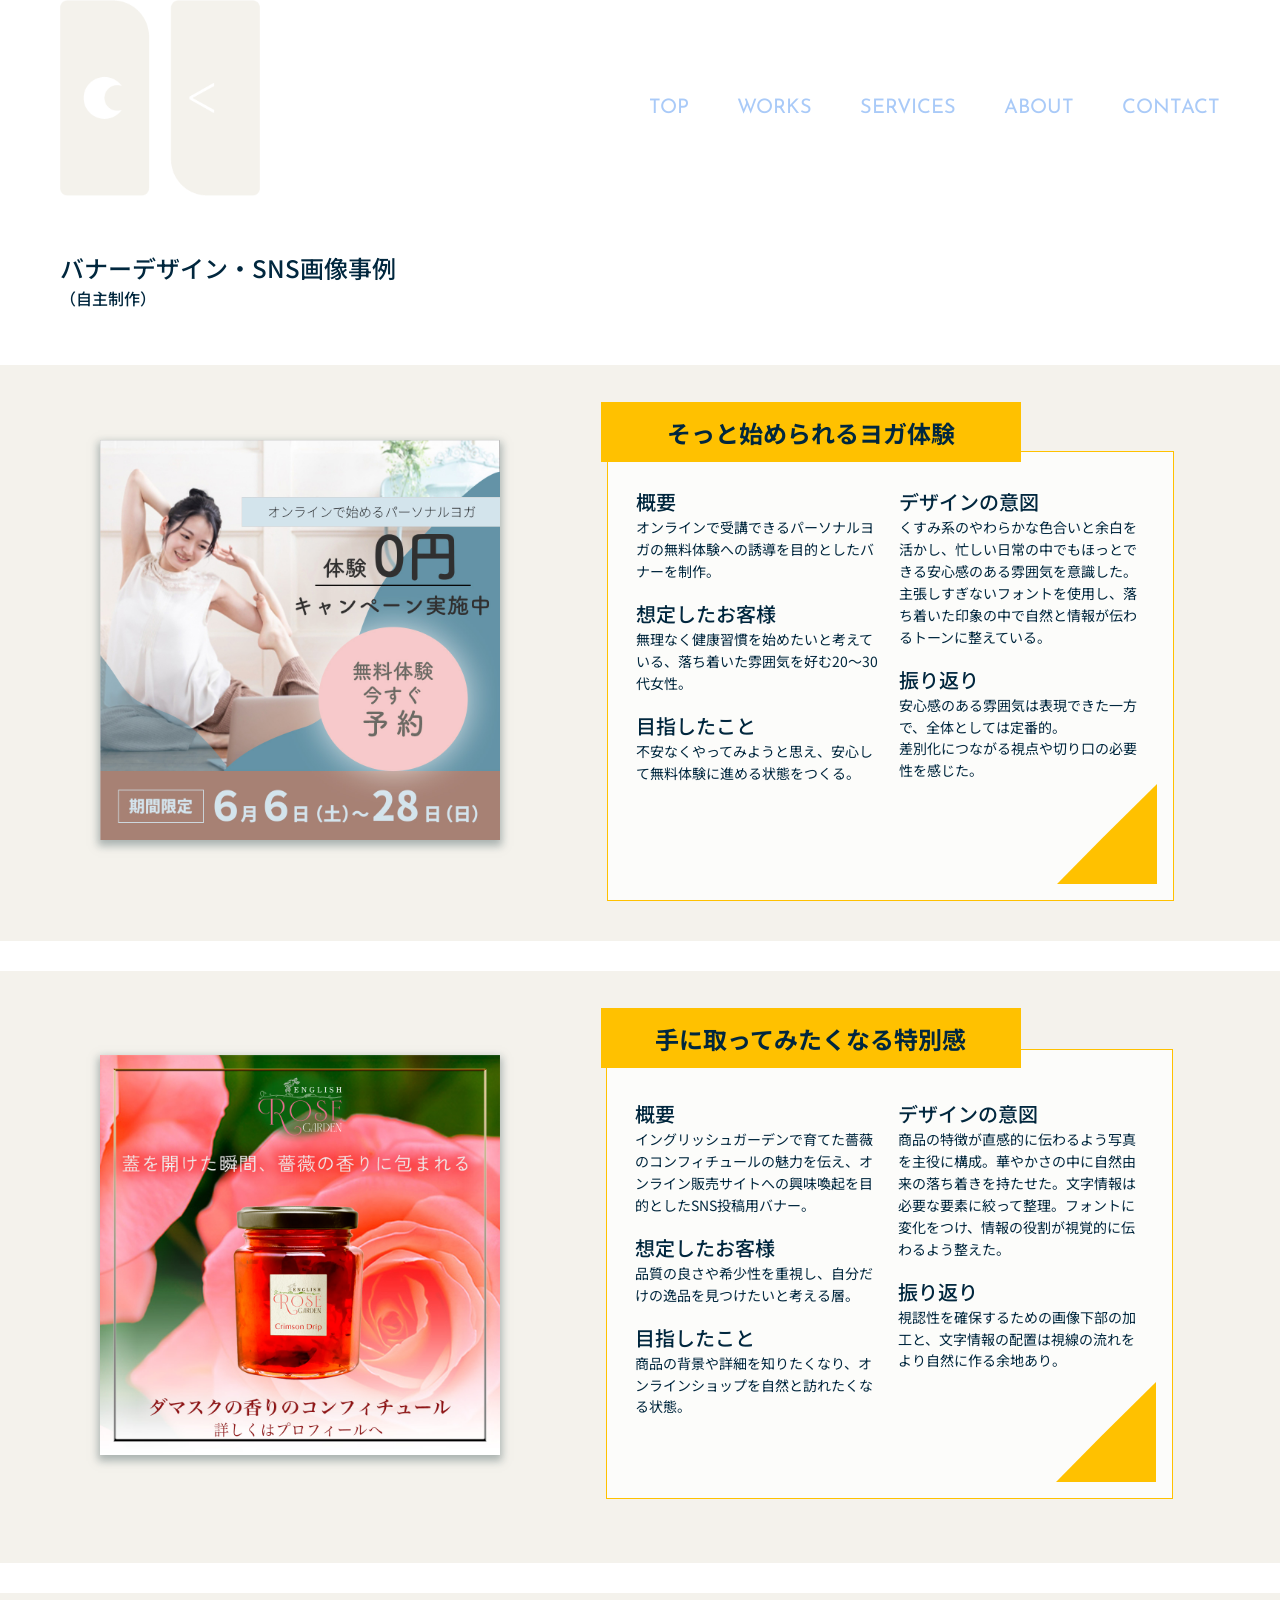
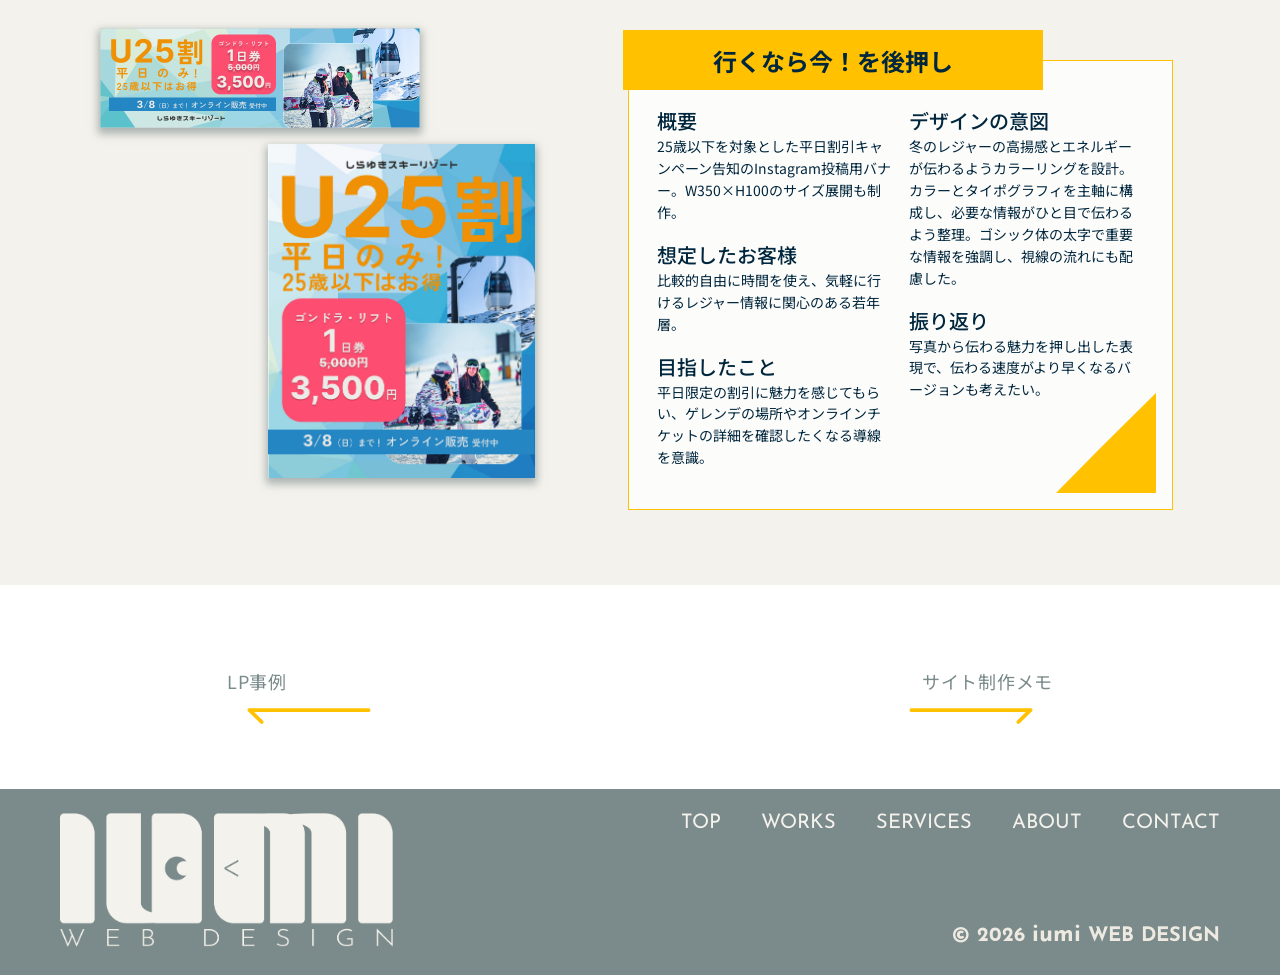
<file: banners.html>
<!doctype html>
<html lang="ja">
  <head>
    <meta charset="UTF-8" />
    <meta name="viewport" content="width=device-width, initial-scale=1.0, viewport-fit=cover" />
    <meta name="theme-color" content="#ffffff" />
    <meta name="apple-mobile-web-app-status-bar-style" content="black-translucent" />
    <title>バナーデザイン・SNS画像事例 | iumi WEB DESIGN</title>
    <meta
      name="description"
      content="ヨガ体験・薔薇コンフィチュール・スキー場キャンペーンなど、バナーデザイン・SNS画像の制作事例。iumi WEB DESIGN"
    />
    <link rel="preconnect" href="https://fonts.googleapis.com" />
    <link rel="preconnect" href="https://fonts.gstatic.com" crossorigin />
    <link
      href="https://fonts.googleapis.com/css2?family=Josefin+Sans:wght@300;400;500;700&family=Noto+Sans+JP:wght@300;400;500;700&family=Zen+Kaku+Gothic+New:wght@300;400;500;700&display=swap"
      rel="stylesheet"
    />
    <link rel="stylesheet" href="./styles.css" />
    <link rel="stylesheet" href="./portfolio.css" />
    <link rel="stylesheet" href="./banners.css" />
  </head>
  <body class="portfolio-page banners-page" style="--page-top-bg: #ffffff; --page-bottom-bg: #7b8a8a;">
    <header class="portfolio-header">
      <div class="container portfolio-header-inner">
        <div class="portfolio-header-brand">
          <a href="./index.html" class="portfolio-back" aria-label="LPトップへ戻る">
            <img src="./assets/images/banner-logo-simple.png" alt="" width="200" height="196" />
          </a>
        </div>
        <button class="menu-toggle portfolio-menu-toggle" type="button" aria-expanded="false" aria-controls="portfolio-nav">
          <img class="menu-toggle-icon menu-toggle-icon--open" src="./assets/images/icon-hamburger.svg" alt="" />
          <img class="menu-toggle-icon menu-toggle-icon--close" src="./assets/images/icon-menu-close.svg" alt="" />
          <span class="sr-only">メニューを開く</span>
        </button>
        <nav id="portfolio-nav" class="nav portfolio-nav" aria-label="グローバルナビゲーション">
          <a href="./index.html">TOP</a>
          <a href="./index.html#works">WORKS</a>
          <a href="./index.html#services">SERVICES</a>
          <a href="./index.html#about">ABOUT</a>
          <a href="./index.html#contact">CONTACT</a>
        </nav>
      </div>
    </header>

    <main class="portfolio-main banners-main">
      <section class="portfolio-title banners-title">
        <div class="container">
          <h1 class="portfolio-title-main banners-title-main">バナーデザイン・SNS画像事例</h1>
          <p class="portfolio-title-sub">（自主制作）</p>
        </div>
      </section>

      <section class="banner-case banner-case--yoga" aria-label="ヨガ体験バナー事例">
        <div class="banner-case-inner">
          <figure class="banner-case-visual">
            <img src="./assets/images/banner-yoga.png" alt="そっと始められるヨガ体験のSNSバナー" />
          </figure>
          <div class="banner-case-caption">
            <div class="banner-case-bar">
              <p>そっと始められるヨガ体験</p>
            </div>
            <div class="banner-case-frame">
              <div class="banner-case-body">
                <div class="banner-case-col">
                  <p class="banner-case-label">概要</p>
                  <p>オンラインで受講できるパーソナルヨガの無料体験への誘導を目的としたバナーを制作。</p>
                  <p class="banner-case-label">想定したお客様</p>
                  <p>無理なく健康習慣を始めたいと考えている、落ち着いた雰囲気を好む20〜30代女性。</p>
                  <p class="banner-case-label">目指したこと</p>
                  <p>不安なくやってみようと思え、安心して無料体験に進める状態をつくる。</p>
                </div>
                <div class="banner-case-col">
                  <p class="banner-case-label">デザインの意図</p>
                  <p>
                    くすみ系のやわらかな色合いと余白を活かし、忙しい日常の中でもほっとできる安心感のある雰囲気を意識した。主張しすぎないフォントを使用し、落ち着いた印象の中で自然と情報が伝わるトーンに整えている。
                  </p>
                  <p class="banner-case-label">振り返り</p>
                  <p>安心感のある雰囲気は表現できた一方で、全体としては定番的。</p>
                  <p>差別化につながる視点や切り口の必要性を感じた。</p>
                </div>
              </div>
              <img
                class="banner-case-corner"
                src="./assets/images/caption-corner-yellow.svg"
                alt=""
                aria-hidden="true"
              />
            </div>
          </div>
        </div>
      </section>

      <section class="banner-case banner-case--rose" aria-label="薔薇コンフィチュールバナー事例">
        <div class="banner-case-inner">
          <figure class="banner-case-visual">
            <img src="./assets/images/banner-rose.png" alt="薔薇のコンフィチュールのSNSバナー" />
          </figure>
          <div class="banner-case-caption">
            <div class="banner-case-bar">
              <p>手に取ってみたくなる特別感</p>
            </div>
            <div class="banner-case-frame">
              <div class="banner-case-body">
                <div class="banner-case-col">
                  <p class="banner-case-label">概要</p>
                  <p>
                    イングリッシュガーデンで育てた薔薇のコンフィチュールの魅力を伝え、オンライン販売サイトへの興味喚起を目的としたSNS投稿用バナー。
                  </p>
                  <p class="banner-case-label">想定したお客様</p>
                  <p>品質の良さや希少性を重視し、自分だけの逸品を見つけたいと考える層。</p>
                  <p class="banner-case-label">目指したこと</p>
                  <p>商品の背景や詳細を知りたくなり、オンラインショップを自然と訪れたくなる状態。</p>
                </div>
                <div class="banner-case-col">
                  <p class="banner-case-label">デザインの意図</p>
                  <p>
                    商品の特徴が直感的に伝わるよう写真を主役に構成。華やかさの中に自然由来の落ち着きを持たせた。文字情報は必要な要素に絞って整理。フォントに変化をつけ、情報の役割が視覚的に伝わるよう整えた。
                  </p>
                  <p class="banner-case-label">振り返り</p>
                  <p>視認性を確保するための画像下部の加工と、文字情報の配置は視線の流れをより自然に作る余地あり。</p>
                </div>
              </div>
              <img
                class="banner-case-corner"
                src="./assets/images/caption-corner-yellow.svg"
                alt=""
                aria-hidden="true"
              />
            </div>
          </div>
        </div>
      </section>

      <section class="banner-case banner-case--ski" aria-label="スキー場キャンペーンバナー事例">
        <div class="banner-case-inner">
          <figure class="banner-case-visual banner-case-visual--ski">
            <div class="banner-case-ski-mobile-wrap">
              <img
                class="banner-case-ski-mobile"
                src="./assets/images/banner-ski-mobile.png"
                alt="U25割引キャンペーンの横長バナー"
                width="320"
                height="100"
              />
            </div>
            <div class="banner-case-ski-insta-wrap">
              <img
                class="banner-case-ski-insta"
                src="./assets/images/banner-ski-insta.png"
                alt="U25割引キャンペーンのInstagram投稿バナー"
                width="300"
                height="375"
              />
            </div>
          </figure>
          <div class="banner-case-caption">
            <div class="banner-case-bar">
              <p>行くなら今！を後押し</p>
            </div>
            <div class="banner-case-frame">
              <div class="banner-case-body">
                <div class="banner-case-col">
                  <p class="banner-case-label">概要</p>
                  <p>
                    25歳以下を対象とした平日割引キャンペーン告知のInstagram投稿用バナー。W350×H100のサイズ展開も制作。
                  </p>
                  <p class="banner-case-label">想定したお客様</p>
                  <p>比較的自由に時間を使え、気軽に行けるレジャー情報に関心のある若年層。</p>
                  <p class="banner-case-label">目指したこと</p>
                  <p>平日限定の割引に魅力を感じてもらい、ゲレンデの場所やオンラインチケットの詳細を確認したくなる導線を意識。</p>
                </div>
                <div class="banner-case-col">
                  <p class="banner-case-label">デザインの意図</p>
                  <p>
                    冬のレジャーの高揚感とエネルギーが伝わるようカラーリングを設計。カラーとタイポグラフィを主軸に構成し、必要な情報がひと目で伝わるよう整理。ゴシック体の太字で重要な情報を強調し、視線の流れにも配慮した。
                  </p>
                  <p class="banner-case-label">振り返り</p>
                  <p>写真から伝わる魅力を押し出した表現で、伝わる速度がより早くなるバージョンも考えたい。</p>
                </div>
              </div>
              <img
                class="banner-case-corner"
                src="./assets/images/caption-corner-yellow.svg"
                alt=""
                aria-hidden="true"
              />
            </div>
          </div>
        </div>
      </section>

      <nav class="portfolio-related banners-related" aria-label="関連リンク">
        <div class="portfolio-related-inner">
          <a class="related-nav-link" href="./portfolio.html">
            <span class="related-nav-link__text">LP事例</span>
            <svg class="related-nav-link__arrow" width="164" height="24" viewBox="0 0 164 24" fill="none" aria-hidden="true">
              <path d="M161.5 4L2.5 4M2.85 4.15L18.85 20" stroke="#FFC100" stroke-width="5" stroke-linecap="round" stroke-linejoin="round" />
            </svg>
          </a>
          <a class="related-nav-link related-nav-link--lp" href="./memo.html">
            <span class="related-nav-link__text">サイト制作メモ</span>
            <svg class="related-nav-link__arrow" width="164" height="24" viewBox="0 0 164 24" fill="none" aria-hidden="true">
              <path d="M2.5 4H161.5M161.15 4.15L145.15 20" stroke="#FFC100" stroke-width="5" stroke-linecap="round" stroke-linejoin="round" />
            </svg>
          </a>
        </div>
      </nav>
    </main>

    <footer class="footer">
      <div class="container footer-inner">
        <a href="./index.html" class="footer-logo" aria-label="iumi WEB DESIGN トップへ戻る">
          <img src="./assets/images/logo-footer-new.png" alt="" />
        </a>

        <div class="footer-meta">
          <nav class="footer-nav" aria-label="フッターナビゲーション">
            <a href="./index.html">TOP</a>
            <a href="./index.html#works">WORKS</a>
            <a href="./index.html#services">SERVICES</a>
            <a href="./index.html#about">ABOUT</a>
            <a href="./index.html#contact">CONTACT</a>
          </nav>

          <p class="copyright">© 2026 <span class="copyright-brand">iumi</span> WEB DESIGN</p>
        </div>
      </div>
    </footer>

    <script src="./script.js"></script>
  </body>
</html>
</file>
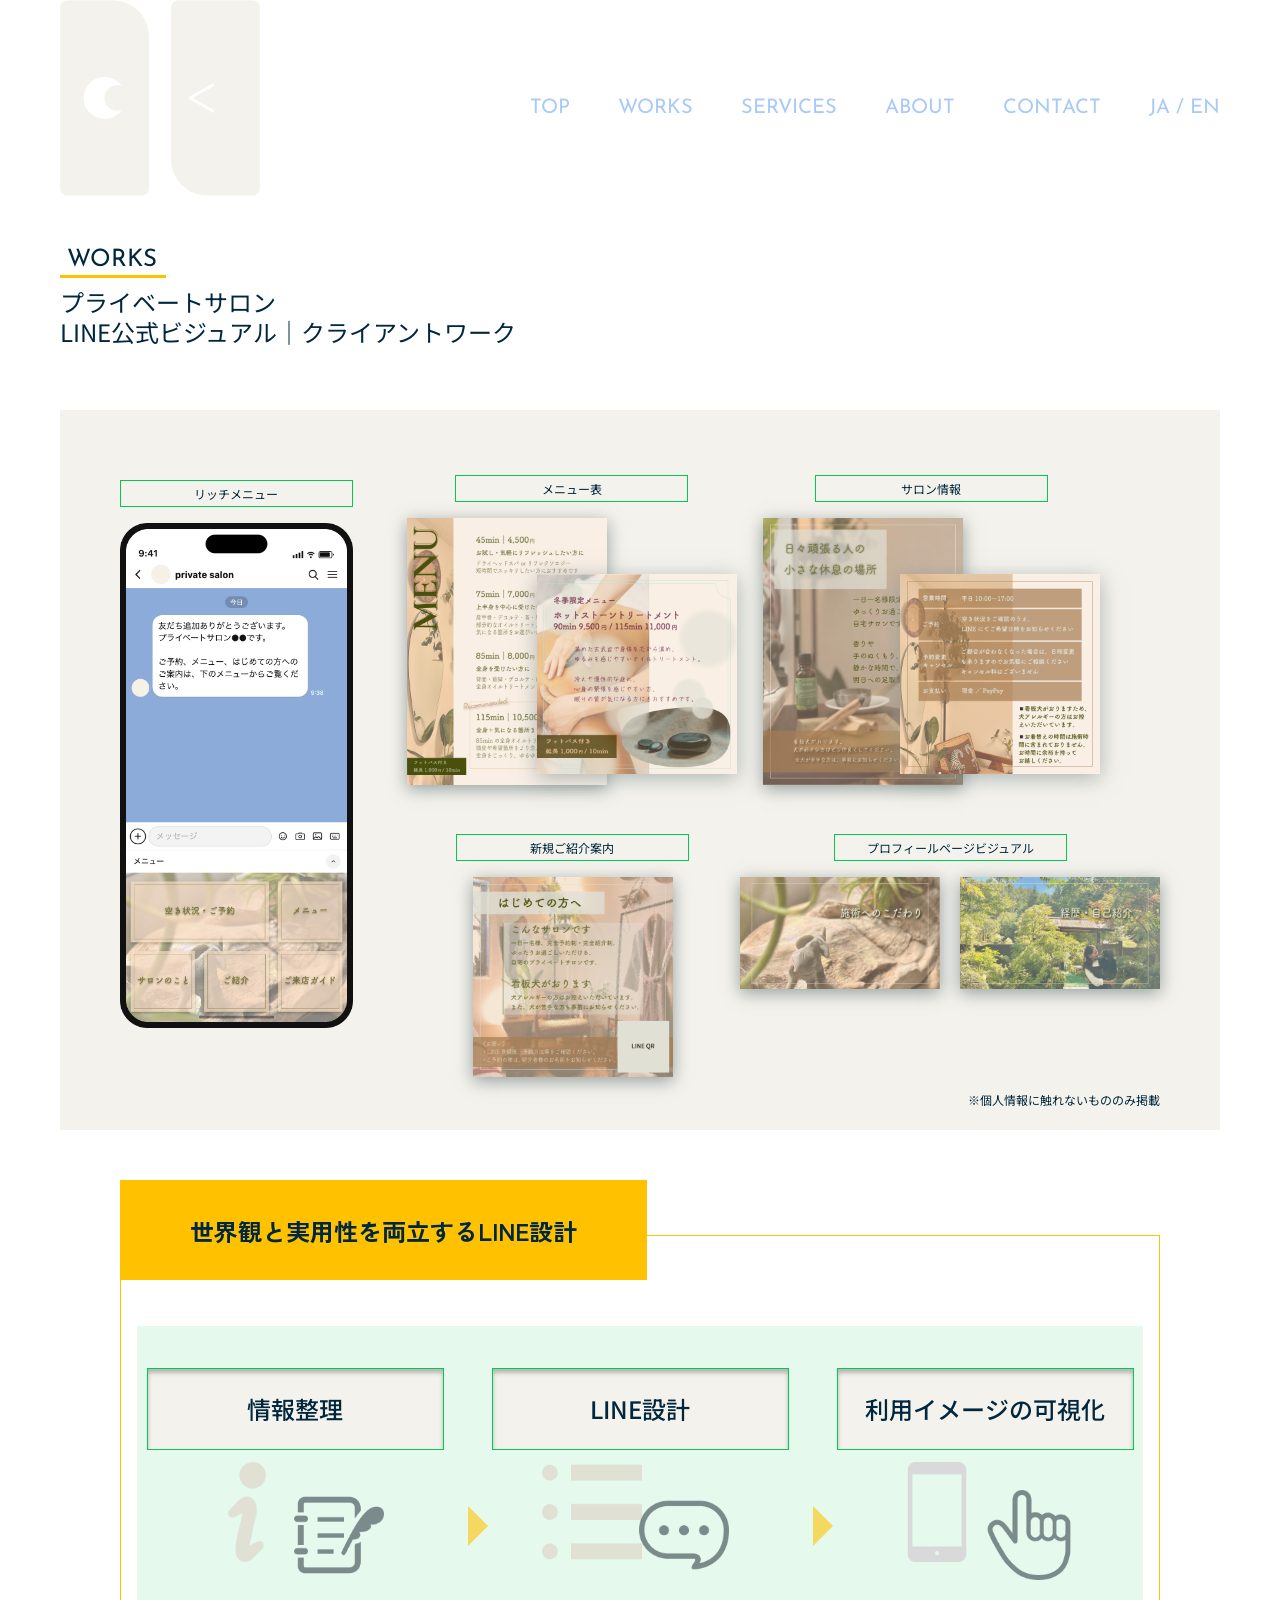
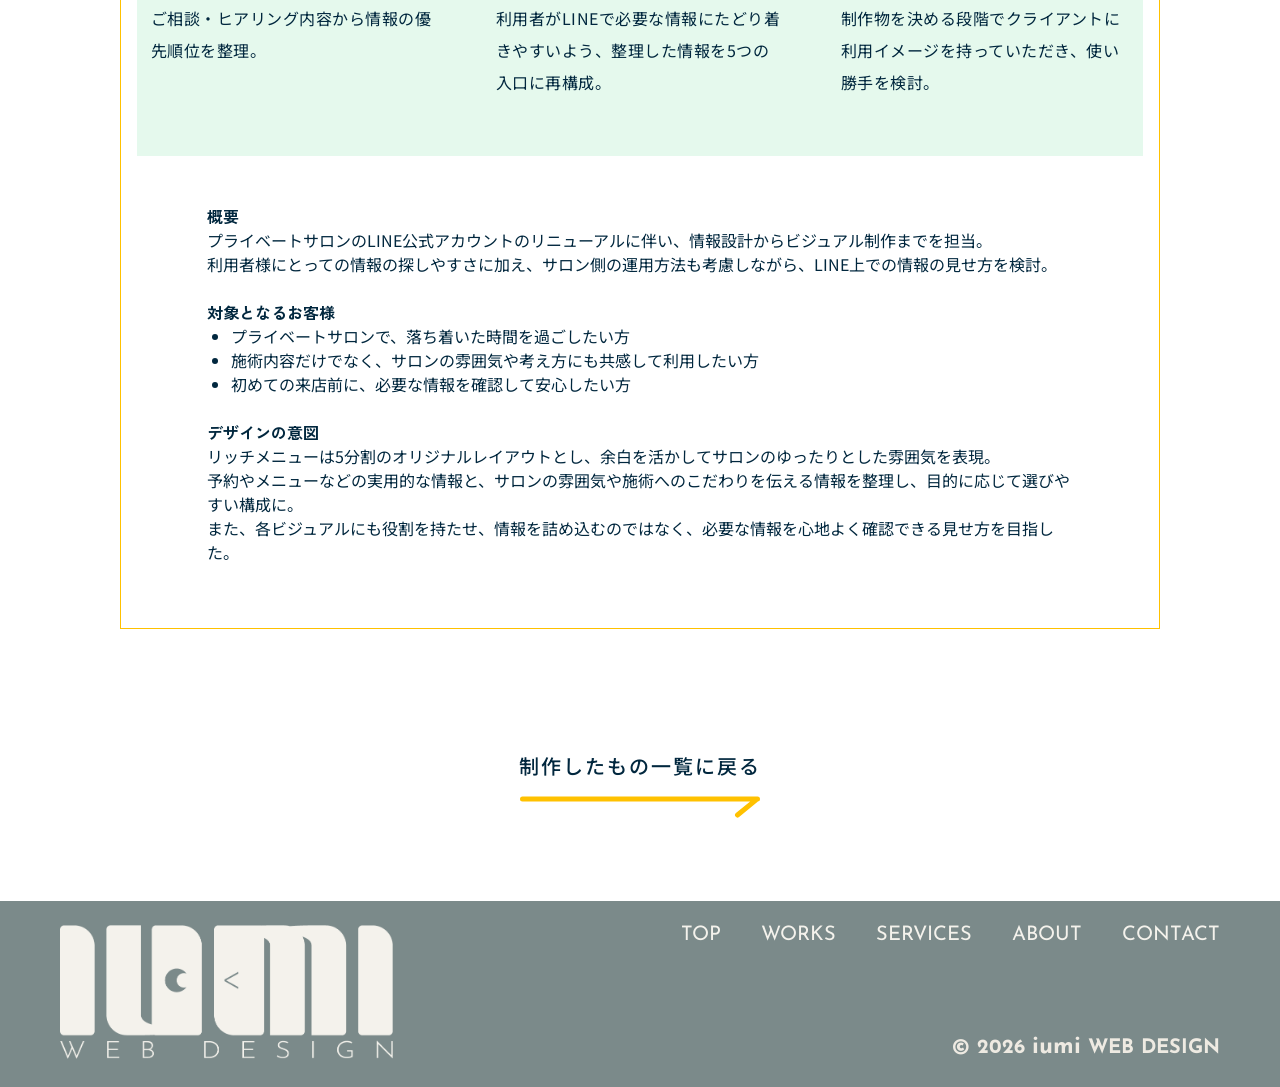
<file: line-visual.html>
<!doctype html>
<html lang="ja">
  <head>
    <meta charset="UTF-8" />
    <meta name="viewport" content="width=device-width, initial-scale=1.0, viewport-fit=cover" />
    <meta name="theme-color" content="#ffffff" />
    <meta name="apple-mobile-web-app-status-bar-style" content="black-translucent" />
    <title>プライベートサロン LINE公式ビジュアル｜クライアントワーク | iumi WEB DESIGN</title>
    <meta
      name="description"
      content="プライベートサロンのLINE公式アカウント向けビジュアル。情報設計からリッチメニュー、メニュー表、サロン案内まで。iumi WEB DESIGN"
    />
    <link rel="canonical" href="https://iumiweb.com/line-visual.html" />
    <link rel="alternate" hreflang="ja" href="https://iumiweb.com/line-visual.html" />
    <link rel="alternate" hreflang="en" href="https://iumiweb.com/en/line-visual.html" />
    <link rel="alternate" hreflang="x-default" href="https://iumiweb.com/line-visual.html" />
    <link rel="preconnect" href="https://fonts.googleapis.com" />
    <link rel="preconnect" href="https://fonts.gstatic.com" crossorigin />
    <link
      href="https://fonts.googleapis.com/css2?family=Josefin+Sans:wght@300..700&family=Noto+Sans+JP:wght@300;350;400;500;700&family=Zen+Kaku+Gothic+New:wght@300;400;500;700&display=swap"
      rel="stylesheet"
    />
    <link rel="stylesheet" href="./styles.css?v=20261001c" />
    <link rel="stylesheet" href="./portfolio.css?v=20261001c" />
    <link rel="stylesheet" href="./line-visual.css?v=20261010a" />
  </head>
  <body class="portfolio-page" style="--page-top-bg: #ffffff; --page-bottom-bg: #7b8a8a;">
    <header class="portfolio-header">
      <div class="container portfolio-header-inner">
        <div class="portfolio-header-brand">
          <a href="./index.html" class="portfolio-back" aria-label="LPトップへ戻る">
            <img src="./assets/images/portfolio-logo-simple.png" alt="" width="200" height="196" />
          </a>
        </div>
        <button class="menu-toggle portfolio-menu-toggle" type="button" aria-expanded="false" aria-controls="line-visual-nav">
          <img class="menu-toggle-icon menu-toggle-icon--open" src="./assets/images/icon-hamburger.svg" alt="" />
          <img class="menu-toggle-icon menu-toggle-icon--close" src="./assets/images/icon-menu-close.svg" alt="" />
          <span class="sr-only">メニューを開く</span>
        </button>
        <nav id="line-visual-nav" class="nav portfolio-nav" aria-label="グローバルナビゲーション">
          <a href="./index.html">TOP</a>
          <a href="./index.html#works">WORKS</a>
          <a href="./index.html#services">SERVICES</a>
          <a href="./index.html#about">ABOUT</a>
          <a href="./index.html#contact">CONTACT</a>
          <span class="lang-switch" aria-label="言語">
            <span class="lang-switch-current" lang="ja" aria-current="true">JA</span>
            <span class="lang-switch-sep" aria-hidden="true">/</span>
            <a class="lang-switch-link" href="./en/line-visual.html" hreflang="en" lang="en">EN</a>
          </span>
        </nav>
      </div>
    </header>

    <main class="portfolio-main">
      <section class="portfolio-title">
        <div class="container">
          <p class="portfolio-title-label">WORKS</p>
          <span class="portfolio-title-line" aria-hidden="true"></span>
          <h1 class="portfolio-title-main">
            プライベートサロン<br />
            LINE公式ビジュアル｜クライアントワーク
          </h1>
        </div>
      </section>

      <section class="line-board" aria-label="制作ビジュアル">
        <figure class="line-piece line-piece--mock">
          <figcaption>リッチメニュー</figcaption>
          <img src="./assets/images/line-visual-mock.png?v=20261010a" alt="LINEトーク画面に表示したリッチメニュー" width="233" height="505" />
        </figure>

        <figure class="line-piece line-piece--menu">
          <figcaption>メニュー表</figcaption>
          <div class="line-pair">
            <img class="line-pair-back" src="./assets/images/line-visual-menu-1.png" alt="メニュー表" width="200" height="267" />
            <img class="line-pair-front" src="./assets/images/line-visual-menu-2.png" alt="冬季メニュー" width="200" height="200" />
          </div>
        </figure>

        <figure class="line-piece line-piece--salon">
          <figcaption>サロン情報</figcaption>
          <div class="line-pair">
            <img class="line-pair-back" src="./assets/images/line-visual-salon.png" alt="サロンのこと" width="200" height="267" />
            <img class="line-pair-front" src="./assets/images/line-visual-guide.png" alt="ご来店ガイド" width="200" height="200" />
          </div>
        </figure>

        <figure class="line-piece line-piece--intro">
          <figcaption>新規ご紹介案内</figcaption>
          <div class="line-intro-shot">
            <img src="./assets/images/line-visual-intro.png" alt="ご紹介の案内" width="200" height="200" />
          </div>
        </figure>

        <figure class="line-piece line-piece--profile">
          <figcaption>プロフィールページビジュアル</figcaption>
          <div class="line-profile-row">
            <img src="./assets/images/line-visual-profile-1.png" alt="施術のこだわり" width="200" height="112" />
            <img src="./assets/images/line-visual-profile-2.png" alt="自己紹介" width="200" height="112" />
          </div>
        </figure>

        <p class="line-board-note">※個人情報に触れないもののみ掲載</p>
      </section>

      <section class="portfolio-caption line-caption">
        <div class="portfolio-caption-inner">
          <div class="portfolio-caption-title">
            <p>世界観と実用性を両立するLINE設計</p>
          </div>
          <div class="portfolio-caption-frame">
            <div class="line-steps">
              <article class="line-step">
                <h2 class="line-step-title">情報整理</h2>
                <div class="line-step-icons" aria-hidden="true">
                  <img src="./assets/images/line-step-laptop-1.png" alt="" width="100" height="100" />
                  <img src="./assets/images/line-step-web-1.png" alt="" width="90" height="90" />
                </div>
                <p>ご相談・ヒアリング内容から情報の優先順位を整理。</p>
              </article>
              <img class="line-step-arrow" src="./assets/images/line-step-arrow.svg" alt="" width="20" height="40" />
              <article class="line-step">
                <h2 class="line-step-title">LINE設計</h2>
                <div class="line-step-icons" aria-hidden="true">
                  <img src="./assets/images/line-step-laptop-2.png" alt="" width="100" height="100" />
                  <img src="./assets/images/line-step-web-2.png" alt="" width="90" height="90" />
                </div>
                <p>利用者がLINEで必要な情報にたどり着きやすいよう、整理した情報を5つの入口に再構成。</p>
              </article>
              <img class="line-step-arrow" src="./assets/images/line-step-arrow.svg" alt="" width="20" height="40" />
              <article class="line-step">
                <h2 class="line-step-title">利用イメージの可視化</h2>
                <div class="line-step-icons" aria-hidden="true">
                  <img src="./assets/images/line-step-laptop-3.png" alt="" width="100" height="100" />
                  <img src="./assets/images/line-step-web-3.png" alt="" width="90" height="90" />
                </div>
                <p>制作物を決める段階でクライアントに利用イメージを持っていただき、使い勝手を検討。</p>
              </article>
            </div>

            <div class="portfolio-caption-body">
              <div class="portfolio-caption-block">
                <p class="portfolio-caption-label">概要</p>
                <p>
                  プライベートサロンのLINE公式アカウントのリニューアルに伴い、情報設計からビジュアル制作までを担当。<br />
                  利用者様にとっての情報の探しやすさに加え、サロン側の運用方法も考慮しながら、LINE上での情報の見せ方を検討。
                </p>
              </div>
              <div class="portfolio-caption-block">
                <p class="portfolio-caption-label">対象となるお客様</p>
                <ul class="line-caption-list">
                  <li>プライベートサロンで、落ち着いた時間を過ごしたい方</li>
                  <li>施術内容だけでなく、サロンの雰囲気や考え方にも共感して利用したい方</li>
                  <li>初めての来店前に、必要な情報を確認して安心したい方</li>
                </ul>
              </div>
              <div class="portfolio-caption-block">
                <p class="portfolio-caption-label">デザインの意図</p>
                <p>
                  リッチメニューは5分割のオリジナルレイアウトとし、余白を活かしてサロンのゆったりとした雰囲気を表現。<br />
                  予約やメニューなどの実用的な情報と、サロンの雰囲気や施術へのこだわりを伝える情報を整理し、目的に応じて選びやすい構成に。<br />
                  また、各ビジュアルにも役割を持たせ、情報を詰め込むのではなく、必要な情報を心地よく確認できる見せ方を目指した。
                </p>
              </div>
            </div>
          </div>
        </div>
      </section>

      <nav class="portfolio-related" aria-label="関連リンク">
        <div class="portfolio-related-inner portfolio-related-inner--single">
          <a class="related-nav-link related-nav-link--works-list" href="./works.html">
            <span class="related-nav-link__text">制作したもの一覧に戻る</span>
            <img
              class="related-nav-link__arrow"
              src="./assets/images/icon-works-all-arrow.svg?v=3"
              alt=""
              width="240"
              height="18"
            />
          </a>
        </div>
      </nav>
    </main>

    <footer class="footer">
      <div class="container footer-inner">
        <a href="./index.html" class="footer-logo" aria-label="iumi WEB DESIGN トップへ戻る">
          <img src="./assets/images/logo-footer-new.png" alt="" />
        </a>
        <div class="footer-meta">
          <nav class="footer-nav" aria-label="フッターナビゲーション">
            <a href="./index.html">TOP</a>
            <a href="./index.html#works">WORKS</a>
            <a href="./index.html#services">SERVICES</a>
            <a href="./index.html#about">ABOUT</a>
            <a href="./index.html#contact">CONTACT</a>
          </nav>
          <p class="copyright">© 2026 <span class="copyright-brand">iumi</span> WEB DESIGN</p>
        </div>
      </div>
    </footer>

    <script src="./script.js"></script>
  </body>
</html>
</file>
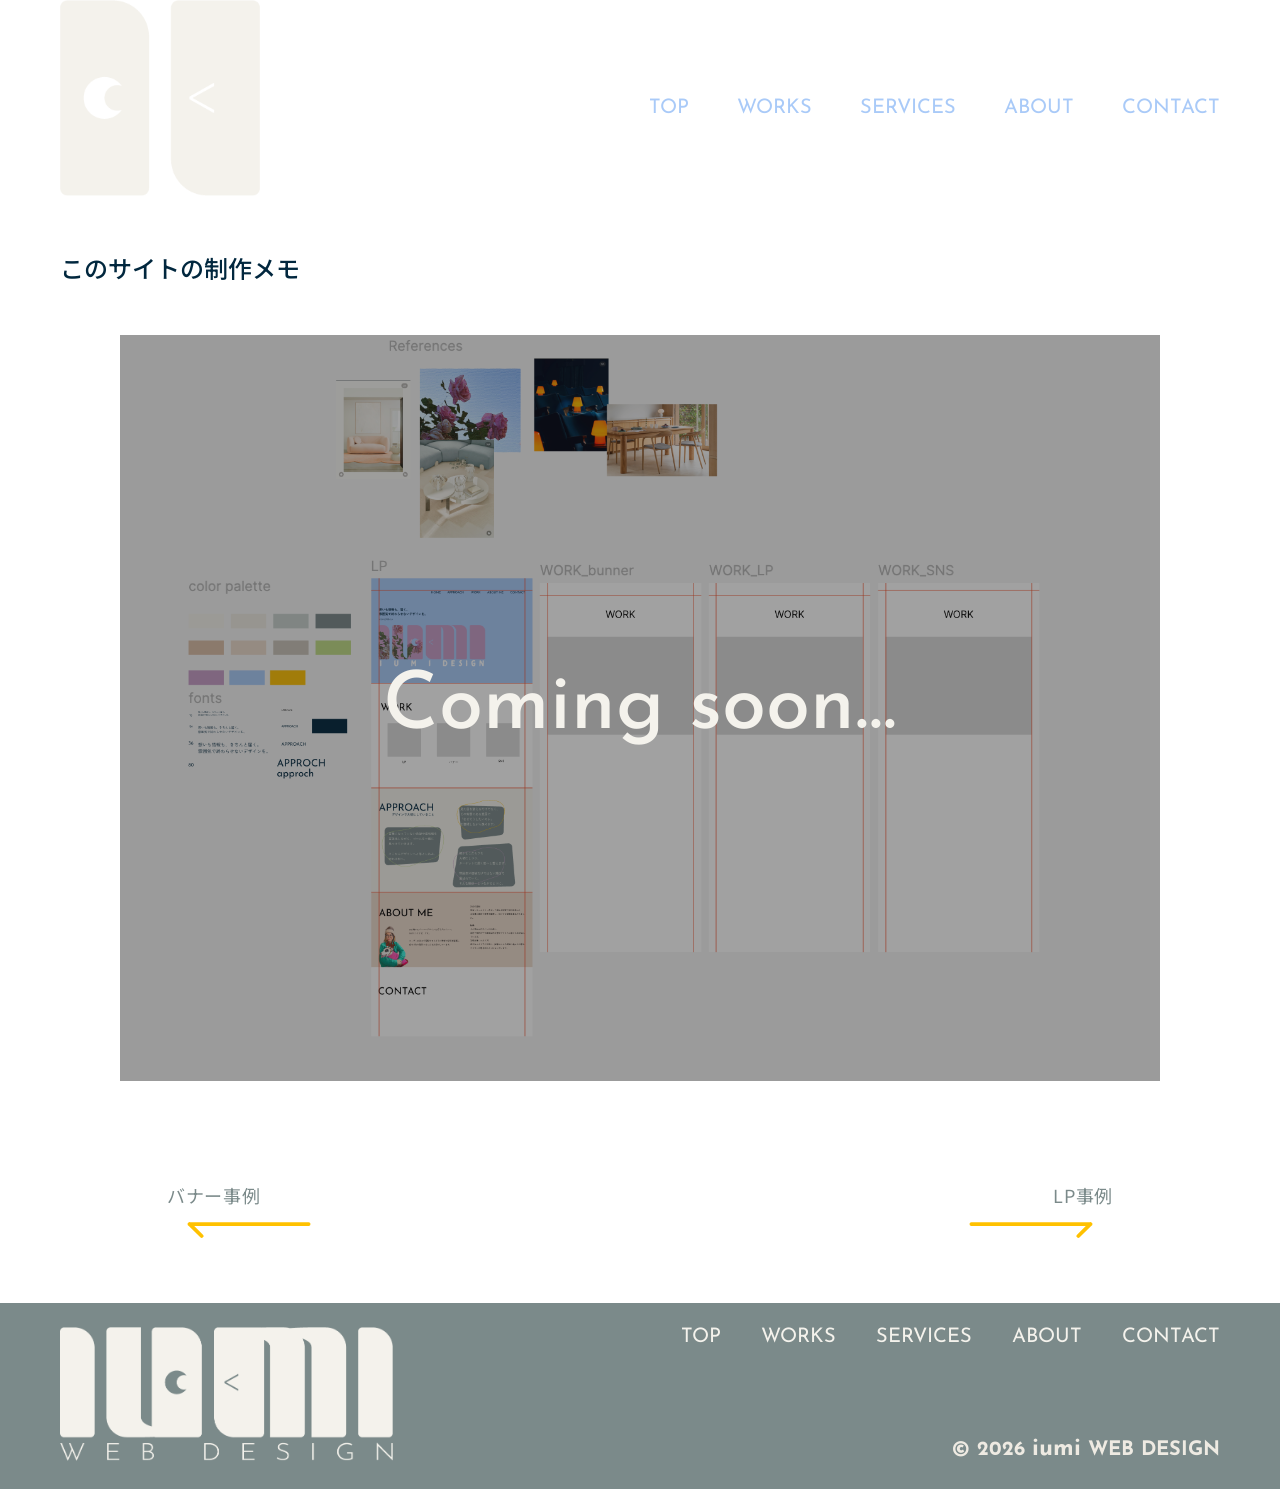
<file: memo.html>
<!doctype html>
<html lang="ja">
  <head>
    <meta charset="UTF-8" />
    <meta name="viewport" content="width=device-width, initial-scale=1.0, viewport-fit=cover" />
    <meta name="theme-color" content="#ffffff" />
    <meta name="apple-mobile-web-app-status-bar-style" content="black-translucent" />
    <title>このサイトの制作メモ | iumi WEB DESIGN</title>
    <meta
      name="description"
      content="iumi WEB DESIGN ポートフォリオサイトの制作メモ。iumi WEB DESIGN"
    />
    <link rel="preconnect" href="https://fonts.googleapis.com" />
    <link rel="preconnect" href="https://fonts.gstatic.com" crossorigin />
    <link
      href="https://fonts.googleapis.com/css2?family=Josefin+Sans:wght@300;400;500;700&family=Noto+Sans+JP:wght@300;400;500;700&family=Zen+Kaku+Gothic+New:wght@300;400;500;700&display=swap"
      rel="stylesheet"
    />
    <link rel="stylesheet" href="./styles.css" />
    <link rel="stylesheet" href="./portfolio.css" />
    <link rel="stylesheet" href="./memo.css" />
  </head>
  <body class="portfolio-page memo-page" style="--page-top-bg: #ffffff; --page-bottom-bg: #7b8a8a;">
    <header class="portfolio-header">
      <div class="container portfolio-header-inner">
        <div class="portfolio-header-brand">
          <a href="./index.html" class="portfolio-back" aria-label="LPトップへ戻る">
            <img src="./assets/images/banner-logo-simple.png" alt="" width="200" height="196" />
          </a>
        </div>
        <button class="menu-toggle portfolio-menu-toggle" type="button" aria-expanded="false" aria-controls="portfolio-nav">
          <img class="menu-toggle-icon menu-toggle-icon--open" src="./assets/images/icon-hamburger.svg" alt="" />
          <img class="menu-toggle-icon menu-toggle-icon--close" src="./assets/images/icon-menu-close.svg" alt="" />
          <span class="sr-only">メニューを開く</span>
        </button>
        <nav id="portfolio-nav" class="nav portfolio-nav" aria-label="グローバルナビゲーション">
          <a href="./index.html">TOP</a>
          <a href="./index.html#works">WORKS</a>
          <a href="./index.html#services">SERVICES</a>
          <a href="./index.html#about">ABOUT</a>
          <a href="./index.html#contact">CONTACT</a>
        </nav>
      </div>
    </header>

    <main class="portfolio-main memo-main">
      <section class="portfolio-title memo-title">
        <div class="container">
          <h1 class="portfolio-title-main memo-title-main">このサイトの制作メモ</h1>
        </div>
      </section>

      <section class="memo-preview" aria-label="制作メモプレビュー">
        <div class="memo-content memo-preview-inner">
          <img
            class="memo-preview-image"
            src="./assets/images/memo-screenshot.png"
            alt="サイト制作の参考資料・ワイヤーフレーム"
            width="1040"
            height="746"
          />
          <div class="memo-preview-overlay" aria-hidden="true">
            <p class="memo-preview-soon">Coming soon...</p>
          </div>
        </div>
      </section>

      <nav class="portfolio-related memo-related" aria-label="関連リンク">
        <div class="portfolio-related-inner">
          <a class="related-nav-link related-nav-link--memo" href="./banners.html">
            <span class="related-nav-link__text">バナー事例</span>
            <svg class="related-nav-link__arrow" width="164" height="24" viewBox="0 0 164 24" fill="none" aria-hidden="true">
              <path d="M161.5 4L2.5 4M2.85 4.15L18.85 20" stroke="#FFC100" stroke-width="5" stroke-linecap="round" stroke-linejoin="round" />
            </svg>
          </a>
          <a class="related-nav-link related-nav-link--lp" href="./portfolio.html">
            <span class="related-nav-link__text">LP事例</span>
            <svg class="related-nav-link__arrow" width="164" height="24" viewBox="0 0 164 24" fill="none" aria-hidden="true">
              <path d="M2.5 4H161.5M161.15 4.15L145.15 20" stroke="#FFC100" stroke-width="5" stroke-linecap="round" stroke-linejoin="round" />
            </svg>
          </a>
        </div>
      </nav>
    </main>

    <footer class="footer">
      <div class="container footer-inner">
        <a href="./index.html" class="footer-logo" aria-label="iumi WEB DESIGN トップへ戻る">
          <img src="./assets/images/logo-footer-new.png" alt="" />
        </a>

        <div class="footer-meta">
          <nav class="footer-nav" aria-label="フッターナビゲーション">
            <a href="./index.html">TOP</a>
            <a href="./index.html#works">WORKS</a>
            <a href="./index.html#services">SERVICES</a>
            <a href="./index.html#about">ABOUT</a>
            <a href="./index.html#contact">CONTACT</a>
          </nav>

          <p class="copyright">© 2026 <span class="copyright-brand">iumi</span> WEB DESIGN</p>
        </div>
      </div>
    </footer>

    <script src="./script.js"></script>
  </body>
</html>
</file>
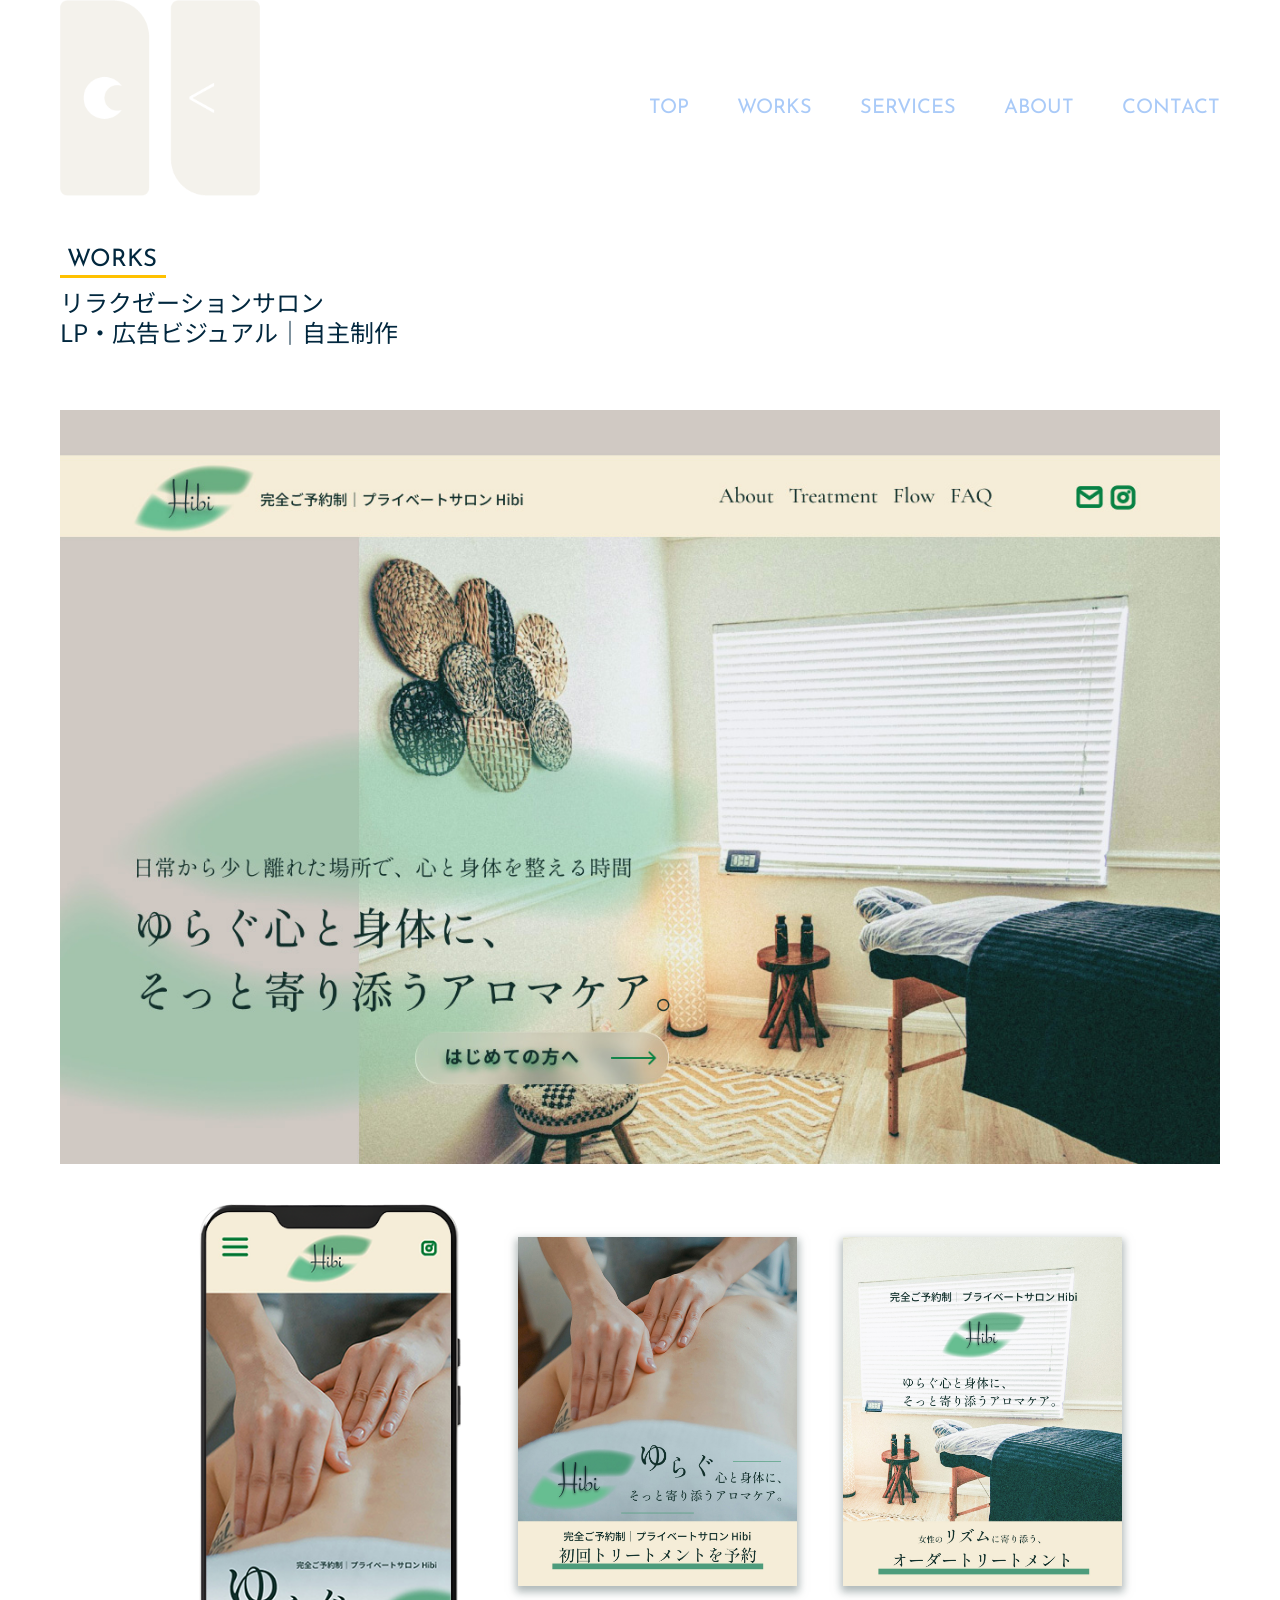
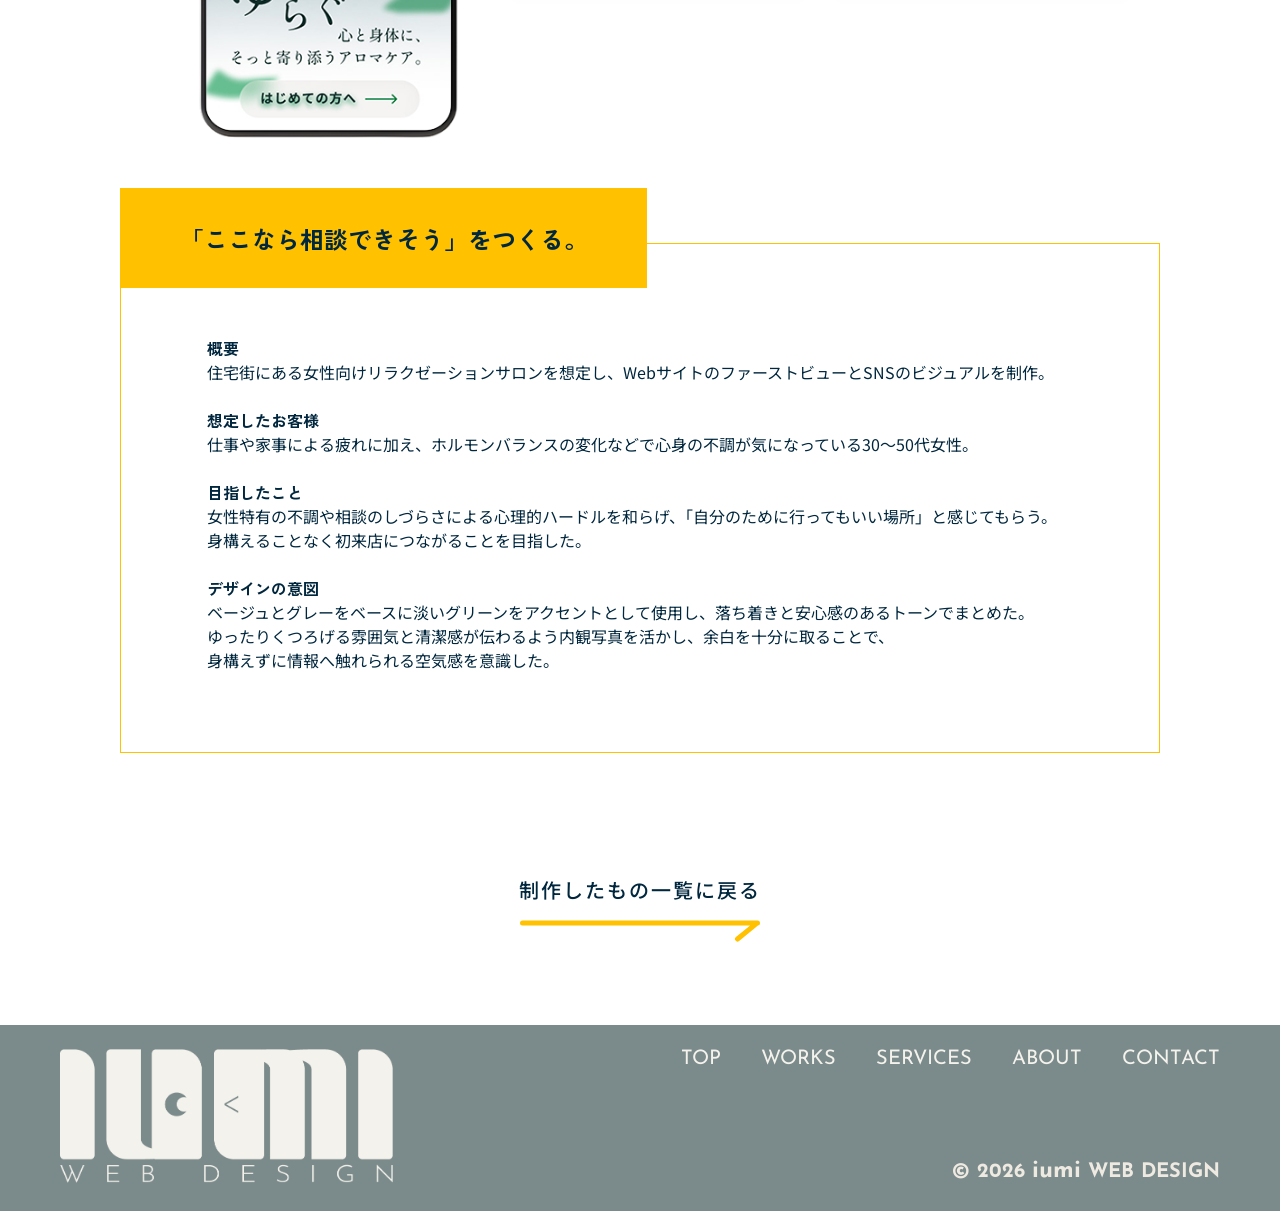
<file: portfolio.html>
<!doctype html>
<html lang="ja">
  <head>
    <meta charset="UTF-8" />
    <meta name="viewport" content="width=device-width, initial-scale=1.0, viewport-fit=cover" />
    <meta name="theme-color" content="#ffffff" />
    <meta name="apple-mobile-web-app-status-bar-style" content="black-translucent" />
    <title>リラクゼーションサロン LP・広告ビジュアル｜自主制作 | iumi WEB DESIGN</title>
    <meta
      name="description"
      content="リラクゼーションサロンのLP・広告ビジュアル制作事例。iumi WEB DESIGN"
    />
    <link rel="preconnect" href="https://fonts.googleapis.com" />
    <link rel="preconnect" href="https://fonts.gstatic.com" crossorigin />
    <link
      href="https://fonts.googleapis.com/css2?family=Josefin+Sans:wght@300;400;500;700&family=Noto+Sans+JP:wght@300;400;500;700&family=Zen+Kaku+Gothic+New:wght@300;400;500;700&display=swap"
      rel="stylesheet"
    />
    <link rel="stylesheet" href="./styles.css" />
    <link rel="stylesheet" href="./portfolio.css?v=20260820s" />
  </head>
  <body class="portfolio-page" style="--page-top-bg: #ffffff; --page-bottom-bg: #7b8a8a;">
    <header class="portfolio-header">
      <div class="container portfolio-header-inner">
        <div class="portfolio-header-brand">
          <a href="./index.html" class="portfolio-back" aria-label="LPトップへ戻る">
            <img src="./assets/images/portfolio-logo-simple.png" alt="" width="200" height="196" />
          </a>
        </div>
        <button class="menu-toggle portfolio-menu-toggle" type="button" aria-expanded="false" aria-controls="portfolio-nav">
          <img class="menu-toggle-icon menu-toggle-icon--open" src="./assets/images/icon-hamburger.svg" alt="" />
          <img class="menu-toggle-icon menu-toggle-icon--close" src="./assets/images/icon-menu-close.svg" alt="" />
          <span class="sr-only">メニューを開く</span>
        </button>
        <nav id="portfolio-nav" class="nav portfolio-nav" aria-label="グローバルナビゲーション">
          <a href="./index.html">TOP</a>
          <a href="./index.html#works">WORKS</a>
          <a href="./index.html#services">SERVICES</a>
          <a href="./index.html#about">ABOUT</a>
          <a href="./index.html#contact">CONTACT</a>
        </nav>
      </div>
    </header>

    <main class="portfolio-main">
      <section class="portfolio-title">
        <div class="container">
          <p class="portfolio-title-label">WORKS</p>
          <span class="portfolio-title-line" aria-hidden="true"></span>
          <h1 class="portfolio-title-main">
            リラクゼーションサロン<br />
            LP・広告ビジュアル｜自主制作
          </h1>
        </div>
      </section>

      <section class="portfolio-images" aria-label="制作物イメージ">
        <div class="portfolio-images-inner">
          <div class="portfolio-images-desktop">
            <img
              src="./assets/images/portfolio-desktop-mockup.png"
              alt="リラクゼーションサロンHibiのLPファーストビュー・デスクトップ表示"
              width="1160"
              height="754"
            />
          </div>
          <div class="portfolio-images-secondary">
            <div class="portfolio-images-phone">
              <img
                src="./assets/images/portfolio-smartphone-mockup.png"
                alt="スマートフォン表示のモックアップ"
                width="262"
                height="534"
              />
            </div>
            <figure class="portfolio-images-ad portfolio-images-ad--1">
              <img
                src="./assets/images/portfolio-insta-1.png"
                alt="初回トリートメント予約のSNS広告ビジュアル"
                width="279"
                height="349"
              />
            </figure>
            <figure class="portfolio-images-ad portfolio-images-ad--2">
              <img
                src="./assets/images/portfolio-insta-2.png"
                alt="オーダートリートメントのSNS広告ビジュアル"
                width="279"
                height="349"
              />
            </figure>
          </div>
        </div>
      </section>

      <section class="portfolio-caption">
        <div class="portfolio-caption-inner">
          <div class="portfolio-caption-title">
            <p>「ここなら相談できそう」をつくる。</p>
          </div>
          <div class="portfolio-caption-frame">
            <div class="portfolio-caption-body">
              <div class="portfolio-caption-block">
                <p class="portfolio-caption-label">概要</p>
                <p>
                  住宅街にある女性向けリラクゼーションサロンを想定し、WebサイトのファーストビューとSNSのビジュアルを制作。
                </p>
              </div>

              <div class="portfolio-caption-block">
                <p class="portfolio-caption-label">想定したお客様</p>
                <p>
                  仕事や家事による疲れに加え、ホルモンバランスの変化などで心身の不調が気になっている30〜50代女性。
                </p>
              </div>

              <div class="portfolio-caption-block">
                <p class="portfolio-caption-label">目指したこと</p>
                <p>
                  女性特有の不調や相談のしづらさによる心理的ハードルを和らげ、「自分のために行ってもいい場所」と感じてもらう。<br />
                  身構えることなく初来店につながることを目指した。
                </p>
              </div>

              <div class="portfolio-caption-block">
                <p class="portfolio-caption-label">デザインの意図</p>
                <p>
                  ベージュとグレーをベースに淡いグリーンをアクセントとして使用し、落ち着きと安心感のあるトーンでまとめた。<br />
                  ゆったりくつろげる雰囲気と清潔感が伝わるよう内観写真を活かし、余白を十分に取ることで、<br />
                  身構えずに情報へ触れられる空気感を意識した。
                </p>
              </div>
            </div>
          </div>
        </div>
      </section>

      <nav class="portfolio-related" aria-label="関連リンク">
        <div class="portfolio-related-inner portfolio-related-inner--single">
          <a class="related-nav-link related-nav-link--works-list" href="./works.html">
            <span class="related-nav-link__text">制作したもの一覧に戻る</span>
            <img
              class="related-nav-link__arrow"
              src="./assets/images/icon-works-all-arrow.svg?v=3"
              alt=""
              width="240"
              height="18"
            />
          </a>
        </div>
      </nav>
    </main>

    <footer class="footer">
      <div class="container footer-inner">
        <a href="./index.html" class="footer-logo" aria-label="iumi WEB DESIGN トップへ戻る">
          <img src="./assets/images/logo-footer-new.png" alt="" />
        </a>

        <div class="footer-meta">
          <nav class="footer-nav" aria-label="フッターナビゲーション">
            <a href="./index.html">TOP</a>
            <a href="./index.html#works">WORKS</a>
            <a href="./index.html#services">SERVICES</a>
            <a href="./index.html#about">ABOUT</a>
            <a href="./index.html#contact">CONTACT</a>
          </nav>

          <p class="copyright">© 2026 <span class="copyright-brand">iumi</span> WEB DESIGN</p>
        </div>
      </div>
    </footer>

    <script src="./script.js"></script>
  </body>
</html>
</file>
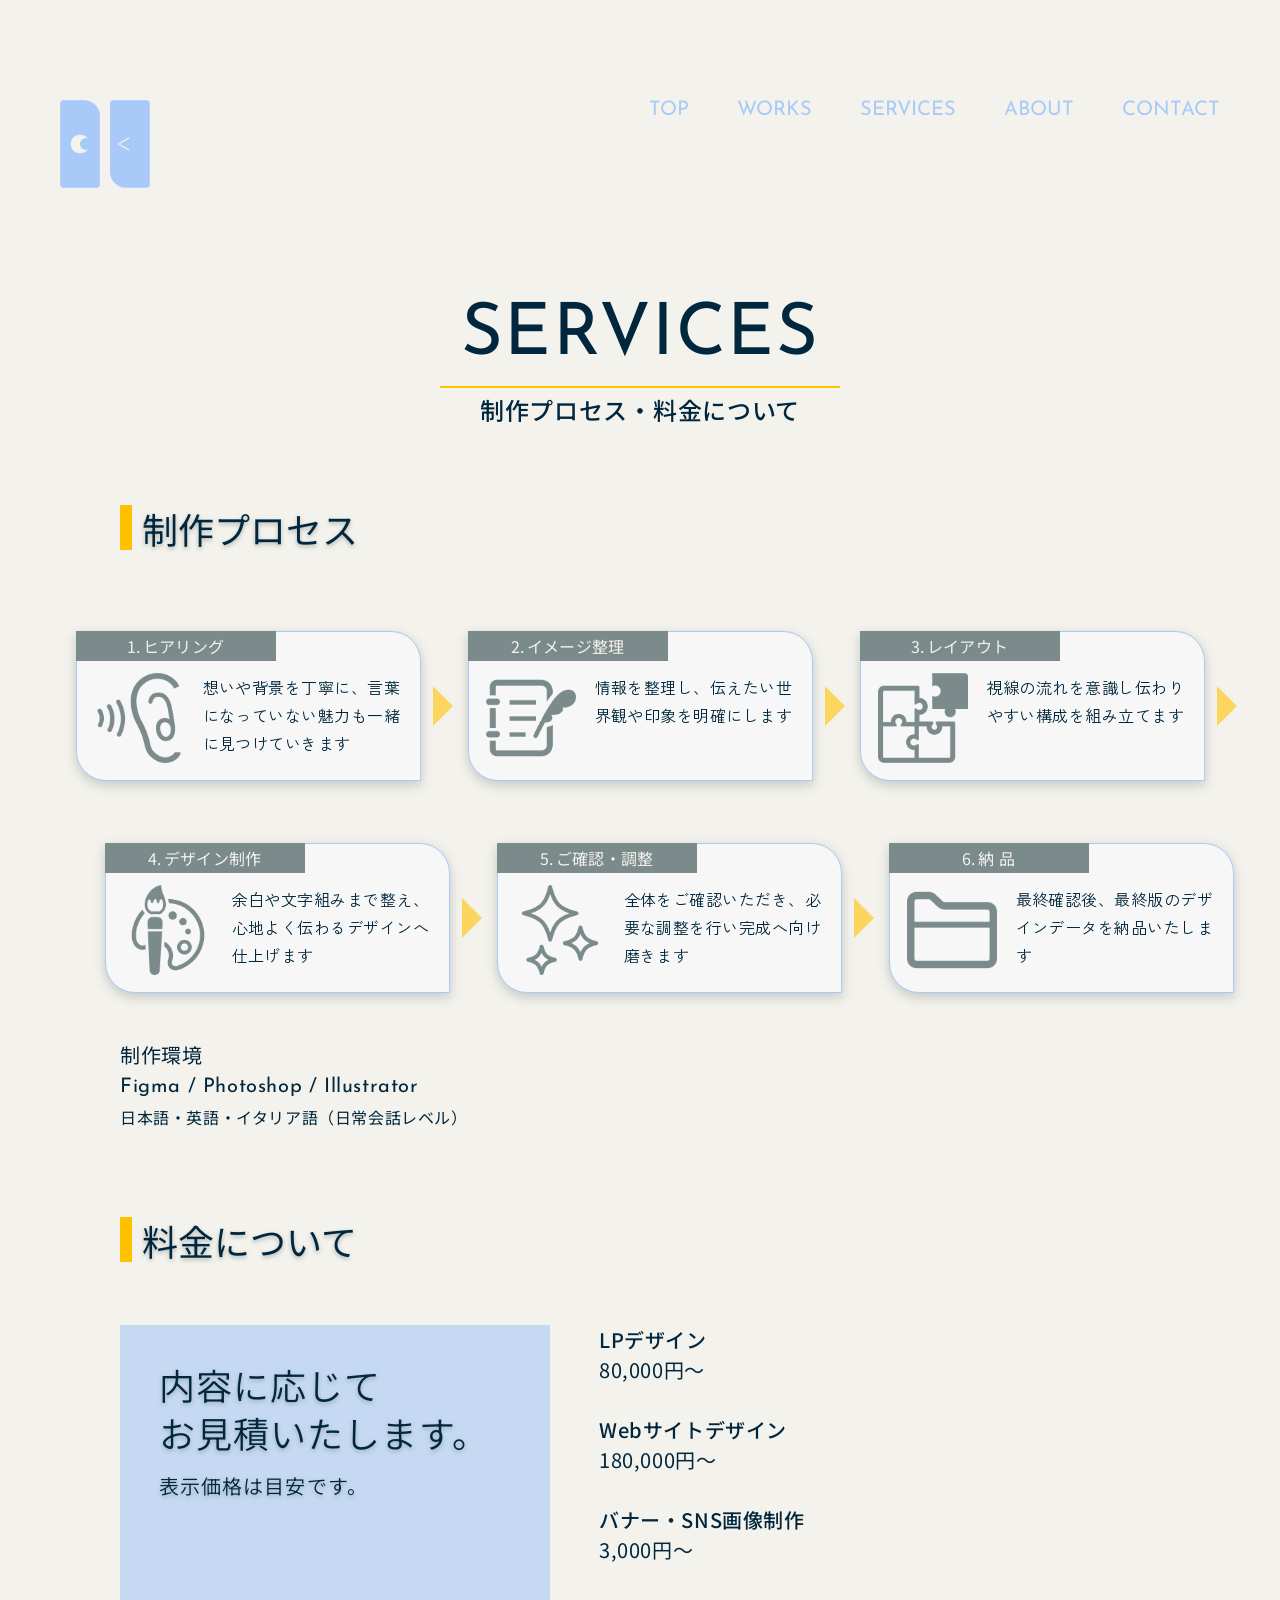
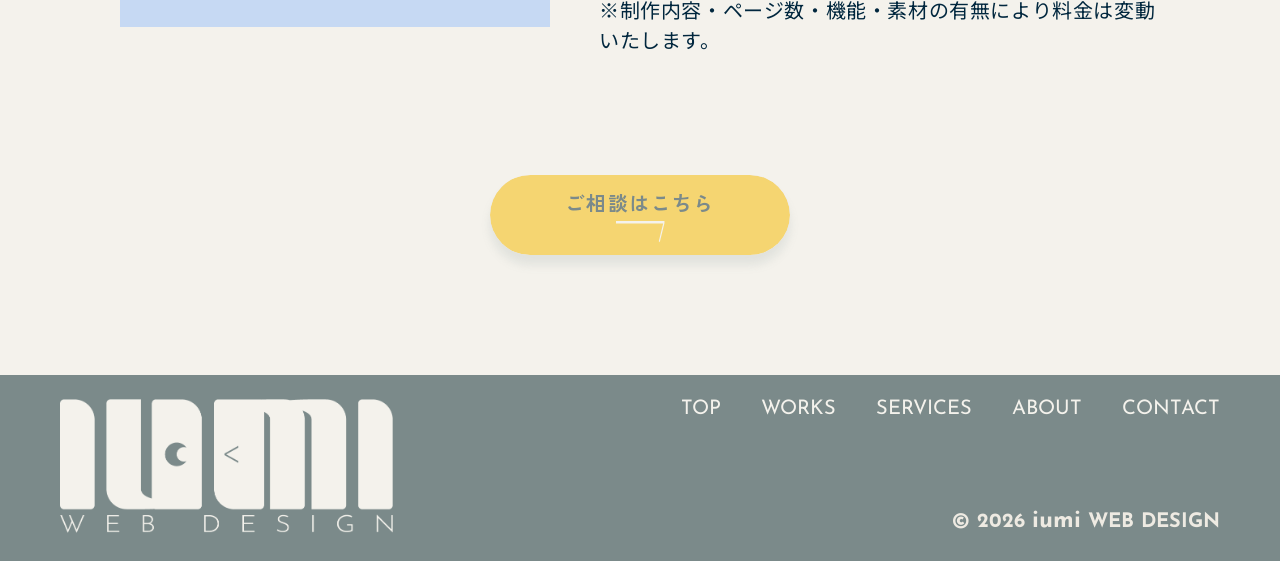
<file: services.html>
<!doctype html>
<html lang="ja">
  <head>
    <meta charset="UTF-8" />
    <meta name="viewport" content="width=device-width, initial-scale=1.0, viewport-fit=cover" />
    <meta name="theme-color" content="#f4f2ec" />
    <meta name="apple-mobile-web-app-status-bar-style" content="black-translucent" />
    <title>制作プロセス・料金について | iumi WEB DESIGN</title>
    <meta
      name="description"
      content="iumi WEB DESIGNの制作プロセスと料金について。ヒアリングから納品までの流れと料金目安。"
    />
    <link rel="preconnect" href="https://fonts.googleapis.com" />
    <link rel="preconnect" href="https://fonts.gstatic.com" crossorigin />
    <link
      href="https://fonts.googleapis.com/css2?family=Josefin+Sans:wght@300;400;500;700&family=Noto+Sans+JP:wght@300;350;400;500;700&family=Zen+Kaku+Gothic+New:wght@300;400;500;700&display=swap"
      rel="stylesheet"
    />
    <link rel="stylesheet" href="./styles.css?v=20260820n" />
    <link rel="stylesheet" href="./services.css?v=20260820n" />
  </head>
  <body class="page-services" style="--page-top-bg: #f4f2ec; --page-bottom-bg: #7b8a8a;">
    <header class="detail-header detail-header--centered">
      <div class="detail-header-inner">
        <a class="detail-logo" href="./index.html" aria-label="LPトップへ戻る">
          <img src="./assets/images/logo-simple-services.png" alt="" width="90" height="88" />
        </a>
        <button class="menu-toggle" type="button" aria-expanded="false" aria-controls="services-nav">
          <img class="menu-toggle-icon menu-toggle-icon--open" src="./assets/images/icon-hamburger.svg" alt="" />
          <img class="menu-toggle-icon menu-toggle-icon--close" src="./assets/images/icon-menu-close.svg" alt="" />
          <span class="sr-only">メニューを開く</span>
        </button>
        <nav id="services-nav" class="nav" aria-label="グローバルナビゲーション">
          <a href="./index.html">TOP</a>
          <a href="./index.html#works">WORKS</a>
          <a href="./index.html#services">SERVICES</a>
          <a href="./index.html#about">ABOUT</a>
          <a href="./index.html#contact">CONTACT</a>
        </nav>
      </div>
    </header>

    <main class="services-detail-main">
      <header class="services-detail-title">
        <h1 class="section-title">SERVICES</h1>
        <span class="section-heading-line section-heading-line--services" aria-hidden="true"></span>
        <p class="section-subtitle">制作プロセス・料金について</p>
      </header>

      <section class="services-detail-block" aria-labelledby="process-heading">
        <div class="services-side-title" id="process-heading">
          <span class="services-side-title-bar" aria-hidden="true"></span>
          <h2>制作プロセス</h2>
        </div>

        <ol class="process-list">
          <li class="process-card">
            <h3 class="process-card-heading"><span class="process-card-index">1.</span> ヒアリング</h3>
            <div class="process-card-body">
              <img class="process-card-icon" src="./assets/images/icon-ear.png" alt="" width="90" height="90" />
              <p>想いや背景を丁寧に、言葉になっていない魅力も一緒に見つけていきます</p>
            </div>
          </li>
          <li class="process-card">
            <h3 class="process-card-heading"><span class="process-card-index">2.</span> イメージ整理</h3>
            <div class="process-card-body">
              <img class="process-card-icon" src="./assets/images/icon-memo.png" alt="" width="90" height="90" />
              <p>情報を整理し、伝えたい世界観や印象を明確にします</p>
            </div>
          </li>
          <li class="process-card">
            <h3 class="process-card-heading"><span class="process-card-index">3.</span> レイアウト</h3>
            <div class="process-card-body">
              <img class="process-card-icon" src="./assets/images/icon-puzzle.png" alt="" width="90" height="90" />
              <p>視線の流れを意識し伝わりやすい構成を組み立てます</p>
            </div>
          </li>
          <li class="process-card">
            <h3 class="process-card-heading"><span class="process-card-index">4.</span> デザイン制作</h3>
            <div class="process-card-body">
              <img class="process-card-icon" src="./assets/images/icon-palette.png" alt="" width="90" height="90" />
              <p>余白や文字組みまで整え、心地よく伝わるデザインへ仕上げます</p>
            </div>
          </li>
          <li class="process-card">
            <h3 class="process-card-heading"><span class="process-card-index">5.</span> ご確認・調整</h3>
            <div class="process-card-body">
              <img class="process-card-icon" src="./assets/images/icon-sparkle.png" alt="" width="90" height="90" />
              <p>全体をご確認いただき、必要な調整を行い完成へ向け磨きます</p>
            </div>
          </li>
          <li class="process-card">
            <h3 class="process-card-heading"><span class="process-card-index">6.</span> 納 品</h3>
            <div class="process-card-body">
              <img class="process-card-icon" src="./assets/images/icon-delivery.png" alt="" width="90" height="90" />
              <p>最終確認後、最終版のデザインデータを納品いたします</p>
            </div>
          </li>
        </ol>
      </section>

      <div class="tools-line">
        <p class="tools-line-label">制作環境</p>
        <p class="tools-line-en">Figma / Photoshop / Illustrator</p>
        <p class="tools-line-lang">日本語・英語・イタリア語（日常会話レベル）</p>
      </div>

      <section class="services-detail-block services-detail-block--pricing" aria-labelledby="pricing-heading">
        <div class="services-side-title" id="pricing-heading">
          <span class="services-side-title-bar" aria-hidden="true"></span>
          <h2>料金について</h2>
        </div>

        <div class="pricing-estimate">
          <p class="pricing-estimate-lead">
            内容に応じて<br />
            お見積いたします。
          </p>
          <p class="pricing-estimate-sub">表示価格は目安です。</p>
        </div>

        <div class="pricing-right">
          <div class="pricing-copy">
            <p>
              <span class="pricing-label">LPデザイン</span><br />
              80,000円〜
            </p>
            <p>
              <span class="pricing-label">Webサイトデザイン</span><br />
              180,000円〜
            </p>
            <p>
              <span class="pricing-label">バナー・SNS画像制作</span><br />
              3,000円〜
            </p>
          </div>

          <p class="pricing-note">
            ※制作内容・ページ数・機能・素材の有無により料金は変動いたします。
          </p>
        </div>
      </section>

      <div class="services-detail-cta">
        <a class="cta-pill services-contact-cta" href="./index.html#contact">
          <span class="cta-pill-label">ご相談はこちら</span>
          <img class="cta-pill-arrow cta-pill-arrow--default" src="./assets/images/icon-arrow-contact.svg" alt="" />
          <img class="cta-pill-arrow cta-pill-arrow--hover" src="./assets/images/icon-arrow-contact-hover.svg" alt="" />
        </a>
      </div>
    </main>

    <footer class="footer">
      <div class="container footer-inner">
        <a href="./index.html" class="footer-logo" aria-label="iumi WEB DESIGN トップへ戻る">
          <img src="./assets/images/logo-footer-new.png" alt="" />
        </a>
        <div class="footer-meta">
          <nav class="footer-nav" aria-label="フッターナビゲーション">
            <a href="./index.html">TOP</a>
            <a href="./index.html#works">WORKS</a>
            <a href="./index.html#services">SERVICES</a>
            <a href="./index.html#about">ABOUT</a>
            <a href="./index.html#contact">CONTACT</a>
          </nav>
          <p class="copyright">© 2026 <span class="copyright-brand">iumi</span> WEB DESIGN</p>
        </div>
      </div>
    </footer>

    <script src="./script.js"></script>
  </body>
</html>
</file>
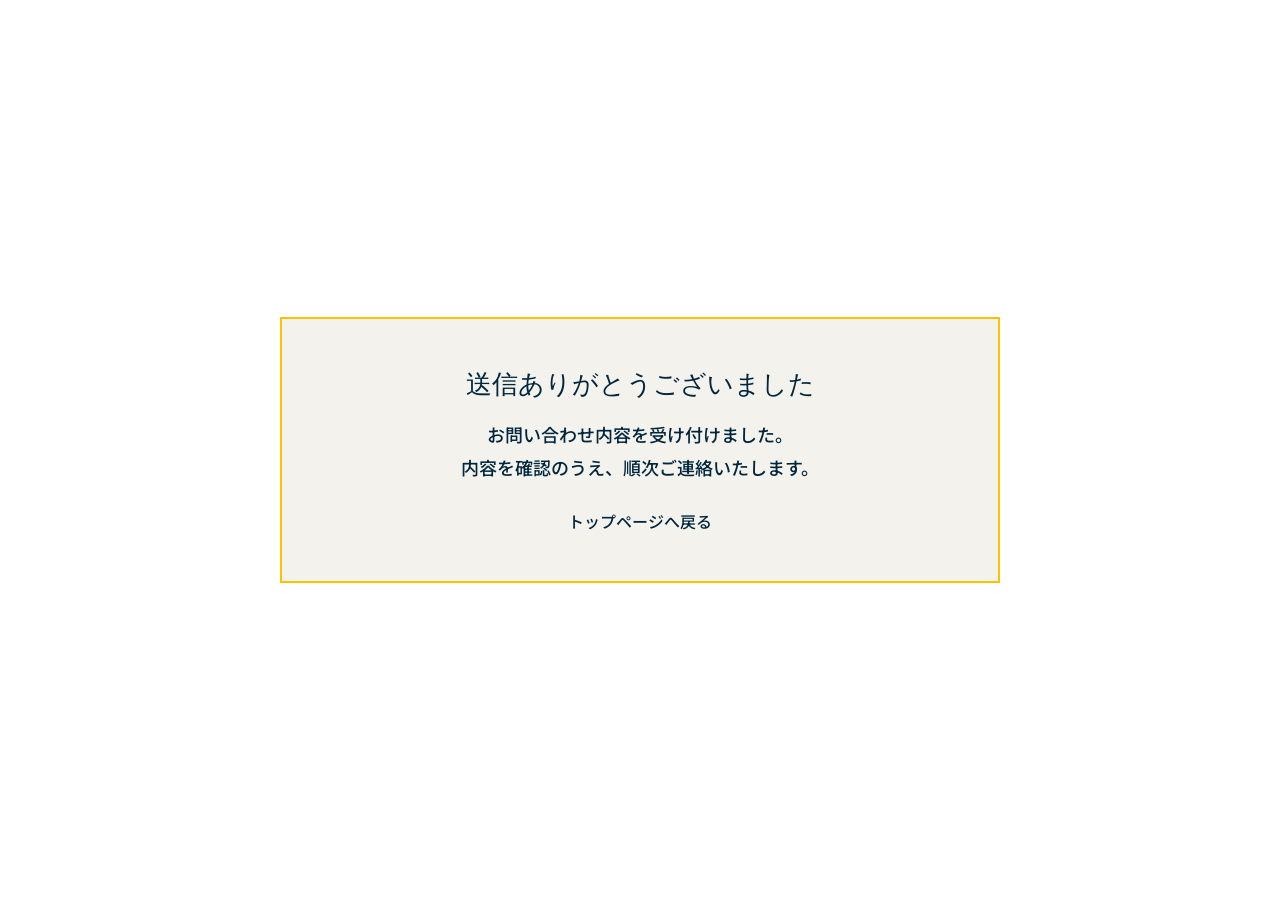
<file: thanks.html>
<!doctype html>
<html lang="ja">
  <head>
    <meta charset="UTF-8" />
    <meta name="viewport" content="width=device-width, initial-scale=1.0, viewport-fit=cover" />
    <meta name="theme-color" content="#f4f2ec" />
    <meta name="apple-mobile-web-app-status-bar-style" content="black-translucent" />
    <title>送信完了 | iumi WEB DESIGN</title>
    <meta name="description" content="お問い合わせの送信が完了しました。" />
    <link rel="preconnect" href="https://fonts.googleapis.com" />
    <link rel="preconnect" href="https://fonts.gstatic.com" crossorigin />
    <link
      href="https://fonts.googleapis.com/css2?family=Josefin+Sans:wght@300;400;500;700&family=Noto+Sans+JP:wght@300;400;500;700&family=Zen+Kaku+Gothic+New:wght@300;400;500;700&display=swap"
      rel="stylesheet"
    />
    <link rel="stylesheet" href="./styles.css" />
    <style>
      .thanks-main {
        min-height: 100vh;
        display: grid;
        place-items: center;
        padding: 40px 20px;
        background: var(--color-bg-main);
      }

      .thanks-card {
        width: min(100%, 720px);
        padding: 48px 28px;
        border: 2px solid var(--color-accent);
        background: var(--color-bg-soft);
        text-align: center;
      }

      .thanks-title {
        margin: 0 0 16px;
        font-family: var(--font-heading);
        font-size: 26px;
        font-weight: 500;
        color: var(--color-text-main);
        white-space: nowrap;
      }

      .thanks-text {
        margin: 0;
        font-size: 18px;
        line-height: 1.8;
        color: var(--color-text-main);
      }

      .thanks-link {
        display: inline-block;
        margin-top: 26px;
        font-size: 16px;
        color: var(--color-text-main);
      }
    </style>
  </head>
  <body class="thanks-page" style="--page-top-bg: #ffffff; --page-bottom-bg: #ffffff;">
    <main class="thanks-main">
      <section class="thanks-card" aria-label="送信完了">
        <h1 class="thanks-title">送信ありがとうございました</h1>
        <p class="thanks-text">
          お問い合わせ内容を受け付けました。<br />
          内容を確認のうえ、順次ご連絡いたします。
        </p>
        <a class="thanks-link" href="./index.html">トップページへ戻る</a>
      </section>
    </main>
    <script src="./script.js"></script>
  </body>
</html>
</file>
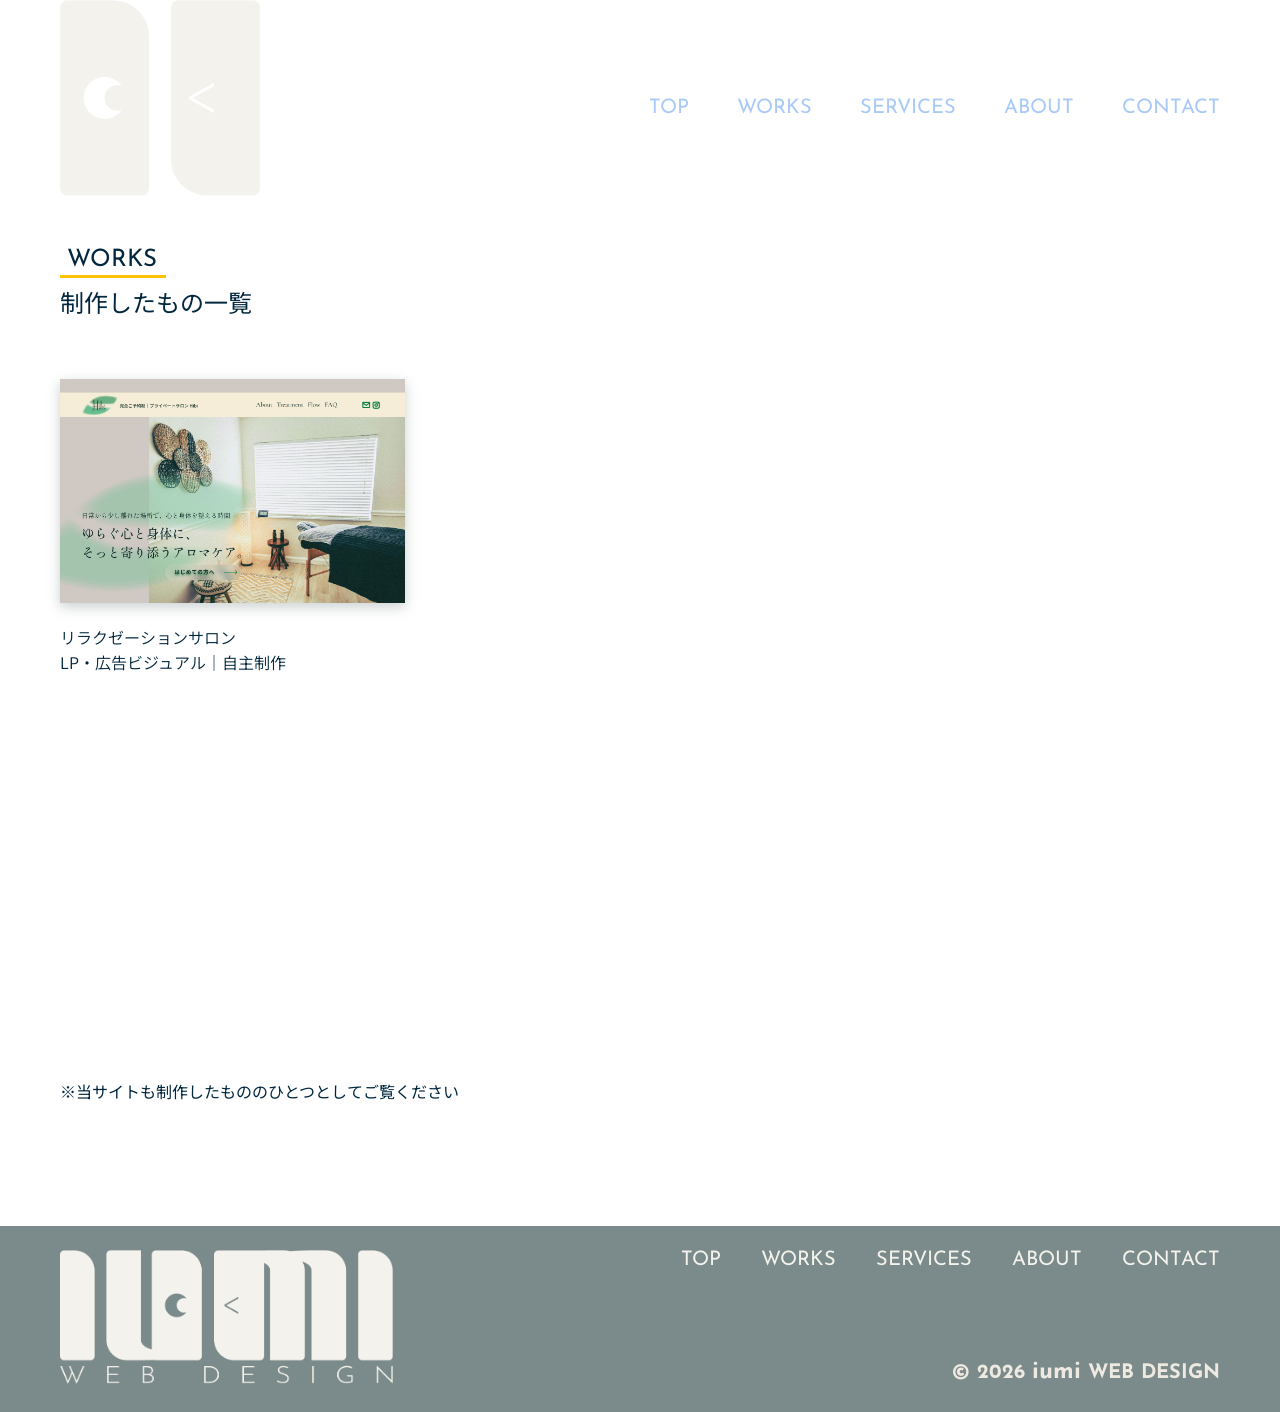
<file: works.html>
<!doctype html>
<html lang="ja">
  <head>
    <meta charset="UTF-8" />
    <meta name="viewport" content="width=device-width, initial-scale=1.0, viewport-fit=cover" />
    <meta name="theme-color" content="#ffffff" />
    <meta name="apple-mobile-web-app-status-bar-style" content="black-translucent" />
    <title>制作したもの一覧 | iumi WEB DESIGN</title>
    <meta
      name="description"
      content="iumi WEB DESIGNの制作したもの一覧。LP・広告ビジュアルなどの事例。"
    />
    <link rel="preconnect" href="https://fonts.googleapis.com" />
    <link rel="preconnect" href="https://fonts.gstatic.com" crossorigin />
    <link
      href="https://fonts.googleapis.com/css2?family=Josefin+Sans:wght@300;400;500;700&family=Noto+Sans+JP:wght@300;350;400;500;700&family=Zen+Kaku+Gothic+New:wght@300;400;500;700&display=swap"
      rel="stylesheet"
    />
    <link rel="stylesheet" href="./styles.css?v=20260820o" />
    <link rel="stylesheet" href="./portfolio.css?v=20260820o" />
    <link rel="stylesheet" href="./works.css?v=20260820r" />
  </head>
  <body class="portfolio-page works-page" style="--page-top-bg: #ffffff; --page-bottom-bg: #7b8a8a;">
    <header class="portfolio-header">
      <div class="container portfolio-header-inner">
        <div class="portfolio-header-brand">
          <a href="./index.html" class="portfolio-back" aria-label="LPトップへ戻る">
            <img src="./assets/images/portfolio-logo-simple.png" alt="" width="200" height="196" />
          </a>
        </div>
        <button class="menu-toggle portfolio-menu-toggle" type="button" aria-expanded="false" aria-controls="works-nav">
          <img class="menu-toggle-icon menu-toggle-icon--open" src="./assets/images/icon-hamburger.svg" alt="" />
          <img class="menu-toggle-icon menu-toggle-icon--close" src="./assets/images/icon-menu-close.svg" alt="" />
          <span class="sr-only">メニューを開く</span>
        </button>
        <nav id="works-nav" class="nav portfolio-nav" aria-label="グローバルナビゲーション">
          <a href="./index.html">TOP</a>
          <a href="./index.html#works">WORKS</a>
          <a href="./index.html#services">SERVICES</a>
          <a href="./index.html#about">ABOUT</a>
          <a href="./index.html#contact">CONTACT</a>
        </nav>
      </div>
    </header>

    <main class="portfolio-main works-main">
      <section class="portfolio-title works-list-title">
        <div class="container">
          <p class="portfolio-title-label">WORKS</p>
          <span class="portfolio-title-line" aria-hidden="true"></span>
          <h1 class="portfolio-title-main works-list-title-main">制作したもの一覧</h1>
        </div>
      </section>

      <section class="works-list-grid" aria-label="制作したもの一覧">
        <div class="works-list-grid-inner">
          <a class="works-list-card" href="./portfolio.html">
            <div class="works-list-card-thumb">
              <img
                src="./assets/images/works-list-thumb-1.jpg"
                alt="リラクゼーションサロンLP・広告ビジュアル"
                width="345"
                height="224"
              />
            </div>
            <p class="works-list-card-caption">
              リラクゼーションサロン<br />
              LP・広告ビジュアル｜自主制作
            </p>
          </a>
        </div>
        <p class="works-list-note">※当サイトも制作したもののひとつとしてご覧ください</p>
      </section>
    </main>

    <footer class="footer">
      <div class="container footer-inner">
        <a href="./index.html" class="footer-logo" aria-label="iumi WEB DESIGN トップへ戻る">
          <img src="./assets/images/logo-footer-new.png" alt="" />
        </a>

        <div class="footer-meta">
          <nav class="footer-nav" aria-label="フッターナビゲーション">
            <a href="./index.html">TOP</a>
            <a href="./index.html#works">WORKS</a>
            <a href="./index.html#services">SERVICES</a>
            <a href="./index.html#about">ABOUT</a>
            <a href="./index.html#contact">CONTACT</a>
          </nav>

          <p class="copyright">© 2026 <span class="copyright-brand">iumi</span> WEB DESIGN</p>
        </div>
      </div>
    </footer>

    <script src="./script.js"></script>
  </body>
</html>
</file>
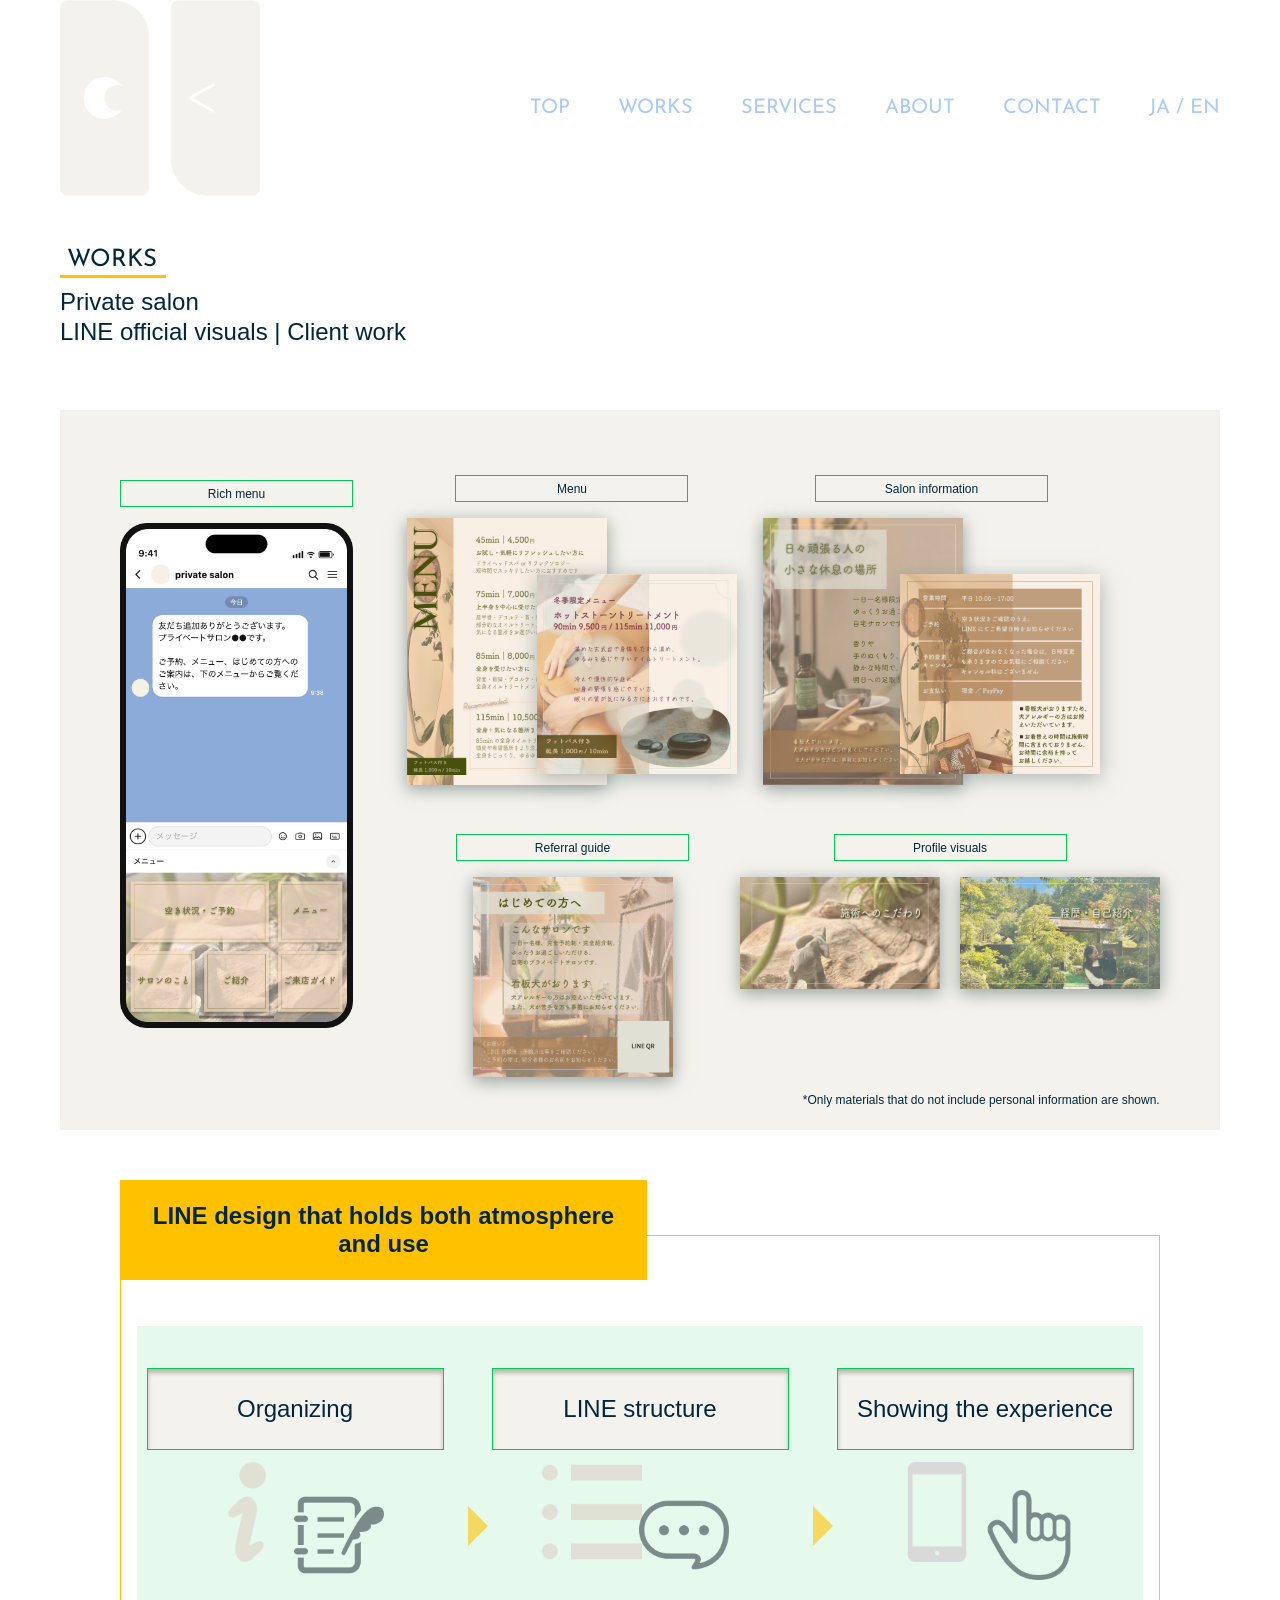
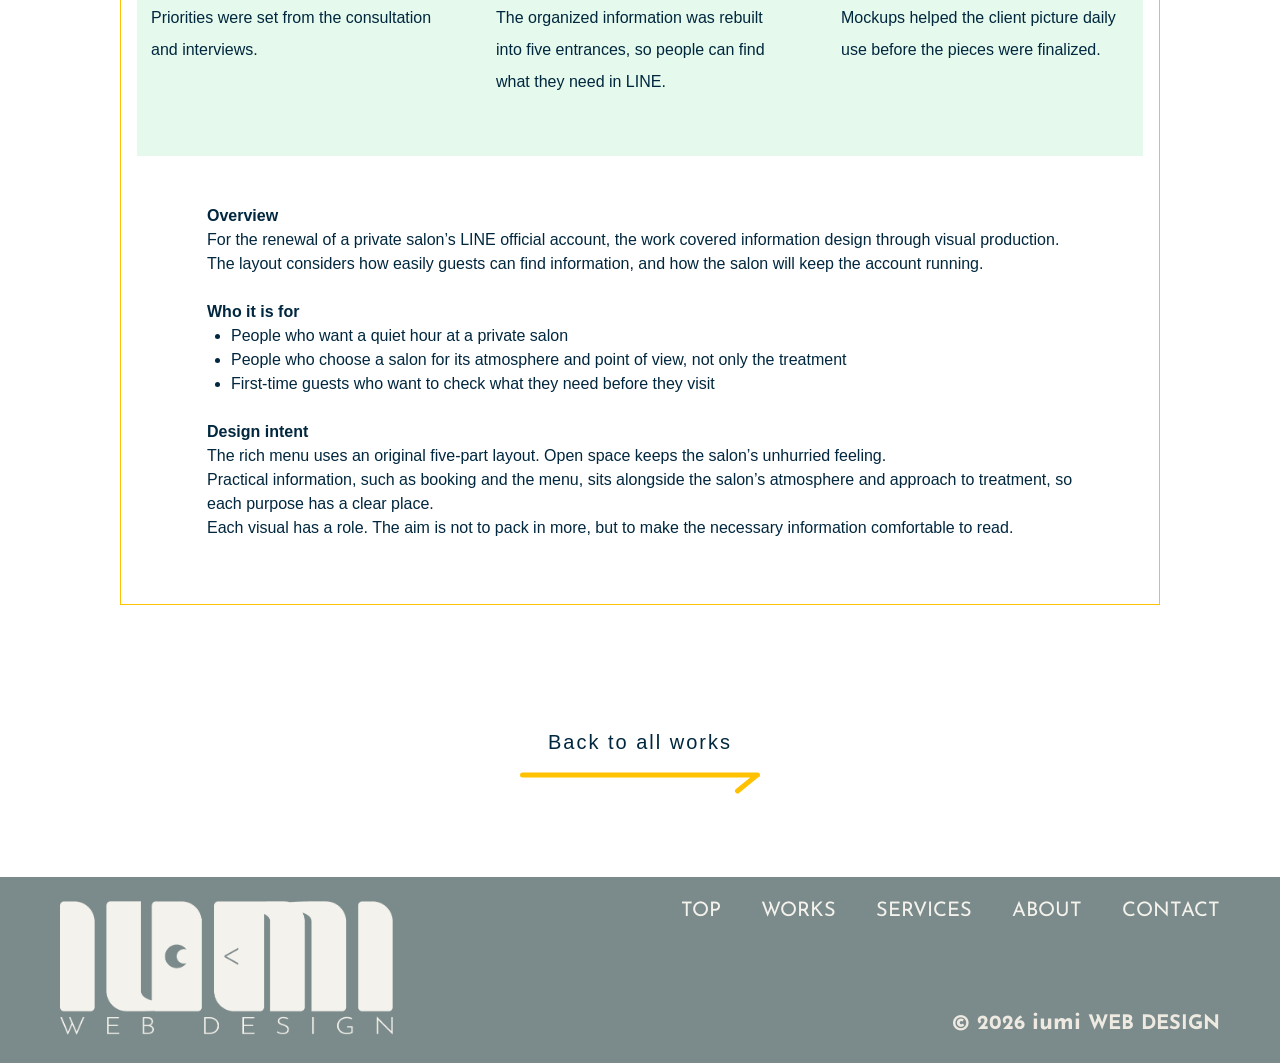
<file: en/line-visual.html>
<!doctype html>
<html lang="en">
  <head>
    <meta charset="UTF-8" />
    <meta name="viewport" content="width=device-width, initial-scale=1.0, viewport-fit=cover" />
    <meta name="theme-color" content="#ffffff" />
    <meta name="apple-mobile-web-app-status-bar-style" content="black-translucent" />
    <title>Private salon LINE official visuals | Client work | iumi WEB DESIGN</title>
    <meta
      name="description"
      content="LINE official account visuals for a private salon, from information design to the rich menu and salon guides. iumi WEB DESIGN"
    />
    <link rel="canonical" href="https://iumiweb.com/en/line-visual.html" />
    <link rel="alternate" hreflang="ja" href="https://iumiweb.com/line-visual.html" />
    <link rel="alternate" hreflang="en" href="https://iumiweb.com/en/line-visual.html" />
    <link rel="alternate" hreflang="x-default" href="https://iumiweb.com/line-visual.html" />
    <link rel="preconnect" href="https://fonts.googleapis.com" />
    <link rel="preconnect" href="https://fonts.gstatic.com" crossorigin />
    <link href="https://fonts.googleapis.com/css2?family=Josefin+Sans:wght@300..700&display=swap" rel="stylesheet" />
    <link rel="stylesheet" href="../styles.css?v=20261001c" />
    <link rel="stylesheet" href="../portfolio.css?v=20261001c" />
    <link rel="stylesheet" href="../line-visual.css?v=20261010a" />
  </head>
  <body class="portfolio-page" style="--page-top-bg: #ffffff; --page-bottom-bg: #7b8a8a;">
    <header class="portfolio-header">
      <div class="container portfolio-header-inner">
        <div class="portfolio-header-brand">
          <a href="./index.html" class="portfolio-back" aria-label="Back to top">
            <img src="../assets/images/portfolio-logo-simple.png" alt="" width="200" height="196" />
          </a>
        </div>
        <button class="menu-toggle portfolio-menu-toggle" type="button" aria-expanded="false" aria-controls="line-visual-nav">
          <img class="menu-toggle-icon menu-toggle-icon--open" src="../assets/images/icon-hamburger.svg" alt="" />
          <img class="menu-toggle-icon menu-toggle-icon--close" src="../assets/images/icon-menu-close.svg" alt="" />
          <span class="sr-only">Open menu</span>
        </button>
        <nav id="line-visual-nav" class="nav portfolio-nav" aria-label="Primary">
          <a href="./index.html">TOP</a>
          <a href="./index.html#works">WORKS</a>
          <a href="./index.html#services">SERVICES</a>
          <a href="./index.html#about">ABOUT</a>
          <a href="./index.html#contact">CONTACT</a>
          <span class="lang-switch" aria-label="Language">
            <a class="lang-switch-link" href="../line-visual.html" hreflang="ja" lang="ja">JA</a>
            <span class="lang-switch-sep" aria-hidden="true">/</span>
            <span class="lang-switch-current" lang="en" aria-current="true">EN</span>
          </span>
        </nav>
      </div>
    </header>

    <main class="portfolio-main">
      <section class="portfolio-title">
        <div class="container">
          <p class="portfolio-title-label">WORKS</p>
          <span class="portfolio-title-line" aria-hidden="true"></span>
          <h1 class="portfolio-title-main portfolio-title-en">
            Private salon<br />
            LINE official visuals | Client work
          </h1>
        </div>
      </section>

      <section class="line-board" aria-label="Visuals">
        <figure class="line-piece line-piece--mock">
          <figcaption>Rich menu</figcaption>
          <img src="../assets/images/line-visual-mock.png?v=20261010a" alt="Rich menu shown in a LINE chat" width="233" height="505" />
        </figure>
        <figure class="line-piece line-piece--menu">
          <figcaption>Menu</figcaption>
          <div class="line-pair">
            <img class="line-pair-back" src="../assets/images/line-visual-menu-1.png" alt="Menu card" width="200" height="267" />
            <img class="line-pair-front" src="../assets/images/line-visual-menu-2.png" alt="Seasonal menu" width="200" height="200" />
          </div>
        </figure>
        <figure class="line-piece line-piece--salon">
          <figcaption>Salon information</figcaption>
          <div class="line-pair">
            <img class="line-pair-back" src="../assets/images/line-visual-salon.png" alt="About the salon" width="200" height="267" />
            <img class="line-pair-front" src="../assets/images/line-visual-guide.png" alt="Visit guide" width="200" height="200" />
          </div>
        </figure>
        <figure class="line-piece line-piece--intro">
          <figcaption>Referral guide</figcaption>
          <div class="line-intro-shot">
            <img src="../assets/images/line-visual-intro.png" alt="Referral announcement" width="200" height="200" />
          </div>
        </figure>
        <figure class="line-piece line-piece--profile">
          <figcaption>Profile visuals</figcaption>
          <div class="line-profile-row">
            <img src="../assets/images/line-visual-profile-1.png" alt="Approach to treatments" width="200" height="112" />
            <img src="../assets/images/line-visual-profile-2.png" alt="Introduction" width="200" height="112" />
          </div>
        </figure>
        <p class="line-board-note">*Only materials that do not include personal information are shown.</p>
      </section>

      <section class="portfolio-caption line-caption">
        <div class="portfolio-caption-inner">
          <div class="portfolio-caption-title">
            <p>LINE design that holds both atmosphere and use</p>
          </div>
          <div class="portfolio-caption-frame">
            <div class="line-steps">
              <article class="line-step">
                <h2 class="line-step-title">Organizing</h2>
                <div class="line-step-icons" aria-hidden="true">
                  <img src="../assets/images/line-step-laptop-1.png" alt="" width="100" height="100" />
                  <img src="../assets/images/line-step-web-1.png" alt="" width="90" height="90" />
                </div>
                <p>Priorities were set from the consultation and interviews.</p>
              </article>
              <img class="line-step-arrow" src="../assets/images/line-step-arrow.svg" alt="" width="20" height="40" />
              <article class="line-step">
                <h2 class="line-step-title">LINE structure</h2>
                <div class="line-step-icons" aria-hidden="true">
                  <img src="../assets/images/line-step-laptop-2.png" alt="" width="100" height="100" />
                  <img src="../assets/images/line-step-web-2.png" alt="" width="90" height="90" />
                </div>
                <p>The organized information was rebuilt into five entrances, so people can find what they need in LINE.</p>
              </article>
              <img class="line-step-arrow" src="../assets/images/line-step-arrow.svg" alt="" width="20" height="40" />
              <article class="line-step">
                <h2 class="line-step-title">Showing the experience</h2>
                <div class="line-step-icons" aria-hidden="true">
                  <img src="../assets/images/line-step-laptop-3.png" alt="" width="100" height="100" />
                  <img src="../assets/images/line-step-web-3.png" alt="" width="90" height="90" />
                </div>
                <p>Mockups helped the client picture daily use before the pieces were finalized.</p>
              </article>
            </div>
            <div class="portfolio-caption-body">
              <div class="portfolio-caption-block">
                <p class="portfolio-caption-label">Overview</p>
                <p>
                  For the renewal of a private salon’s LINE official account, the work covered information design through visual production.<br />
                  The layout considers how easily guests can find information, and how the salon will keep the account running.
                </p>
              </div>
              <div class="portfolio-caption-block">
                <p class="portfolio-caption-label">Who it is for</p>
                <ul class="line-caption-list">
                  <li>People who want a quiet hour at a private salon</li>
                  <li>People who choose a salon for its atmosphere and point of view, not only the treatment</li>
                  <li>First-time guests who want to check what they need before they visit</li>
                </ul>
              </div>
              <div class="portfolio-caption-block">
                <p class="portfolio-caption-label">Design intent</p>
                <p>
                  The rich menu uses an original five-part layout. Open space keeps the salon’s unhurried feeling.<br />
                  Practical information, such as booking and the menu, sits alongside the salon’s atmosphere and approach to treatment, so each purpose has a clear place.<br />
                  Each visual has a role. The aim is not to pack in more, but to make the necessary information comfortable to read.
                </p>
              </div>
            </div>
          </div>
        </div>
      </section>

      <nav class="portfolio-related" aria-label="Related">
        <div class="portfolio-related-inner portfolio-related-inner--single">
          <a class="related-nav-link related-nav-link--works-list" href="./works.html">
            <span class="related-nav-link__text">Back to all works</span>
            <img class="related-nav-link__arrow" src="../assets/images/icon-works-all-arrow.svg?v=3" alt="" width="240" height="18" />
          </a>
        </div>
      </nav>
    </main>

    <footer class="footer">
      <div class="container footer-inner">
        <a href="./index.html" class="footer-logo" aria-label="Back to iumi WEB DESIGN top">
          <img src="../assets/images/logo-footer-new.png" alt="" />
        </a>
        <div class="footer-meta">
          <nav class="footer-nav" aria-label="Footer">
            <a href="./index.html">TOP</a>
            <a href="./index.html#works">WORKS</a>
            <a href="./index.html#services">SERVICES</a>
            <a href="./index.html#about">ABOUT</a>
            <a href="./index.html#contact">CONTACT</a>
          </nav>
          <p class="copyright">© 2026 <span class="copyright-brand">iumi</span> WEB DESIGN</p>
        </div>
      </div>
    </footer>
    <script src="../script.js"></script>
  </body>
</html>
</file>
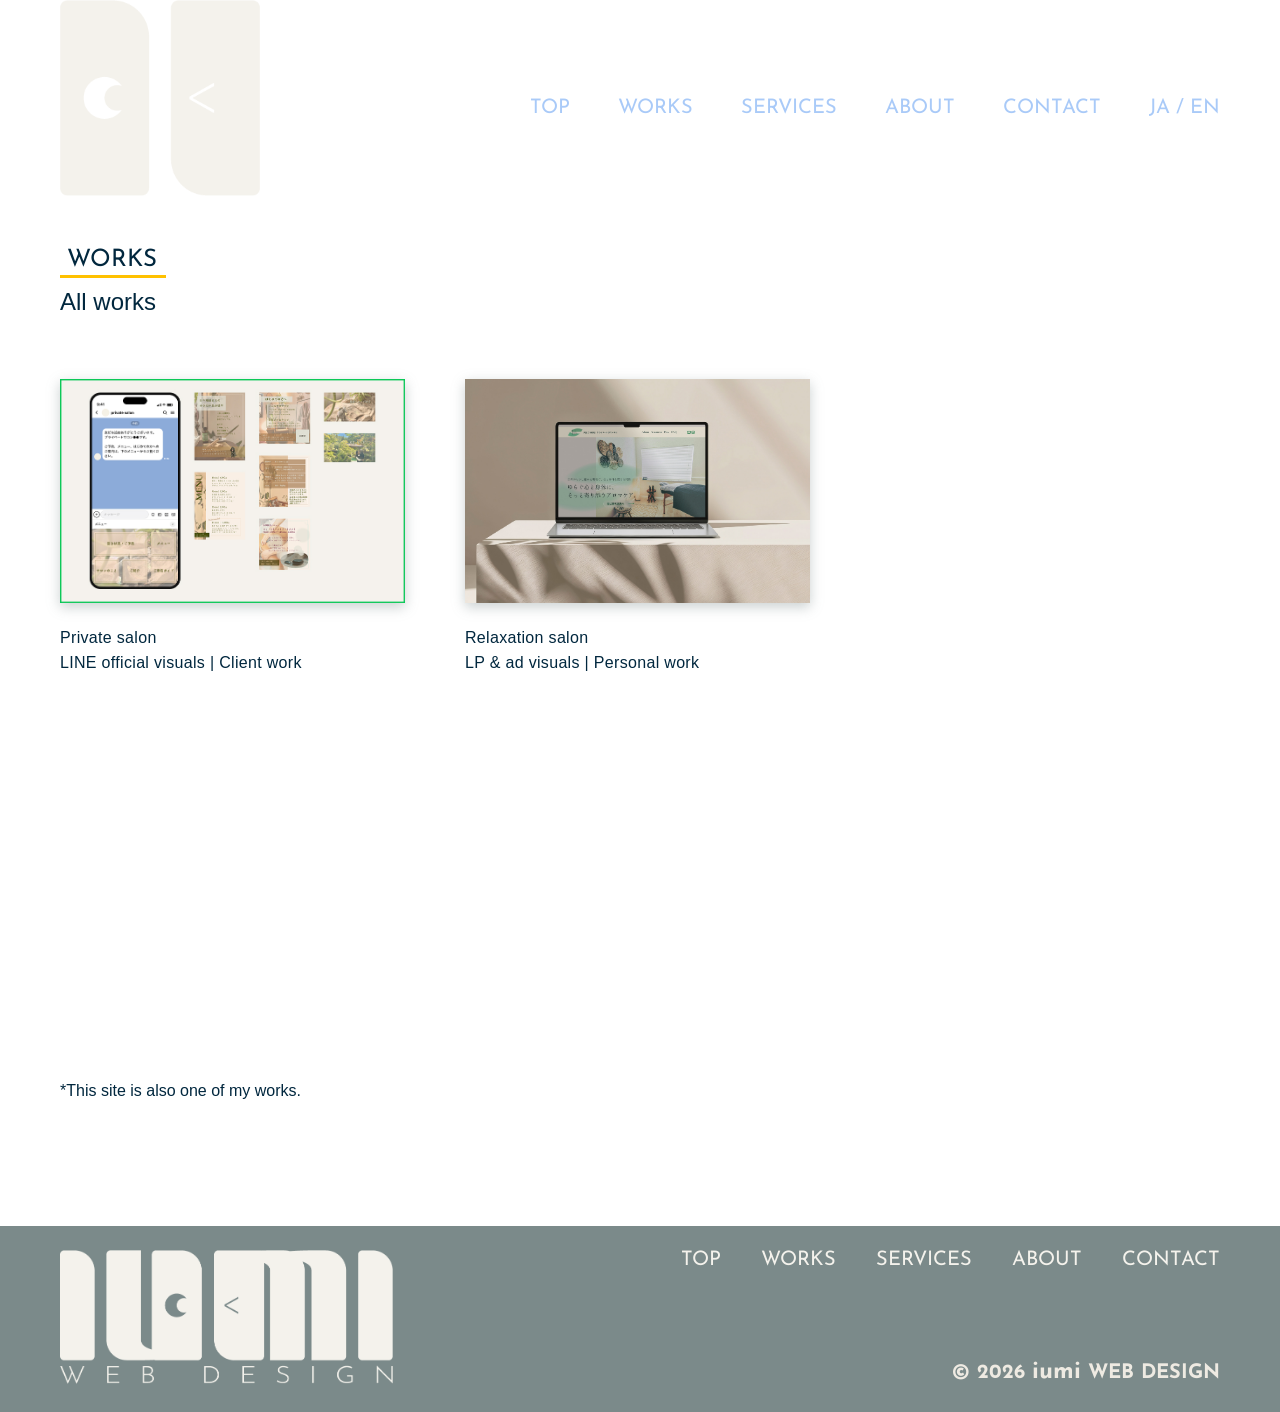
<file: en/works.html>
<!doctype html>
<html lang="en">
  <head>
    <meta charset="UTF-8" />
    <meta name="viewport" content="width=device-width, initial-scale=1.0, viewport-fit=cover" />
    <meta name="theme-color" content="#ffffff" />
    <meta name="apple-mobile-web-app-status-bar-style" content="black-translucent" />
    <title>All works | iumi WEB DESIGN</title>
    <meta
      name="description"
      content="Selected work by iumi WEB DESIGN. Landing pages, advertising visuals, and more."
    />
    <link rel="canonical" href="https://iumiweb.com/en/works.html" />
    <link rel="alternate" hreflang="ja" href="https://iumiweb.com/works.html" />
    <link rel="alternate" hreflang="en" href="https://iumiweb.com/en/works.html" />
    <link rel="alternate" hreflang="x-default" href="https://iumiweb.com/works.html" />
    <link rel="preconnect" href="https://fonts.googleapis.com" />
    <link rel="preconnect" href="https://fonts.gstatic.com" crossorigin />
    <link
      href="https://fonts.googleapis.com/css2?family=Josefin+Sans:wght@300..700&display=swap"
      rel="stylesheet"
    />
    <link rel="stylesheet" href="../styles.css?v=20261001c" />
    <link rel="stylesheet" href="../portfolio.css?v=20261001c" />
    <link rel="stylesheet" href="../works.css?v=20261009a" />
  </head>
  <body class="portfolio-page works-page" style="--page-top-bg: #ffffff; --page-bottom-bg: #7b8a8a;">
    <header class="portfolio-header">
      <div class="container portfolio-header-inner">
        <div class="portfolio-header-brand">
          <a href="./index.html" class="portfolio-back" aria-label="Back to top">
            <img src="../assets/images/portfolio-logo-simple.png" alt="" width="200" height="196" />
          </a>
        </div>
        <button class="menu-toggle portfolio-menu-toggle" type="button" aria-expanded="false" aria-controls="works-nav">
          <img class="menu-toggle-icon menu-toggle-icon--open" src="../assets/images/icon-hamburger.svg" alt="" />
          <img class="menu-toggle-icon menu-toggle-icon--close" src="../assets/images/icon-menu-close.svg" alt="" />
          <span class="sr-only">Open menu</span>
        </button>
        <nav id="works-nav" class="nav portfolio-nav" aria-label="Primary">
          <a href="./index.html">TOP</a>
          <a href="./index.html#works">WORKS</a>
          <a href="./index.html#services">SERVICES</a>
          <a href="./index.html#about">ABOUT</a>
          <a href="./index.html#contact">CONTACT</a>
          <span class="lang-switch" aria-label="Language">
            <a class="lang-switch-link" href="../works.html" hreflang="ja" lang="ja">JA</a>
            <span class="lang-switch-sep" aria-hidden="true">/</span>
            <span class="lang-switch-current" lang="en" aria-current="true">EN</span>
          </span>
        </nav>
      </div>
    </header>

    <main class="portfolio-main works-main">
      <section class="portfolio-title works-list-title">
        <div class="container">
          <p class="portfolio-title-label">WORKS</p>
          <span class="portfolio-title-line" aria-hidden="true"></span>
          <h1 class="portfolio-title-main works-list-title-main">All works</h1>
        </div>
      </section>

      <section class="works-list-grid" aria-label="All works">
        <div class="works-list-grid-inner">
          <a class="works-list-card" href="./line-visual.html">
            <div class="works-list-card-thumb">
              <img
                src="../assets/images/works-line-thumb.png"
                alt="LINE official visuals for a private salon"
                width="345"
                height="224"
              />
            </div>
            <p class="works-list-card-caption">
              Private salon<br />
              LINE official visuals | Client work
            </p>
          </a>
          <a class="works-list-card" href="./portfolio.html">
            <div class="works-list-card-thumb">
              <img
                src="../assets/images/works-thumb-1.jpg"
                alt="Relaxation salon LP and advertising visuals"
                width="345"
                height="224"
              />
            </div>
            <p class="works-list-card-caption">
              Relaxation salon<br />
              LP &amp; ad visuals | Personal work
            </p>
          </a>
        </div>
        <p class="works-list-note">*This site is also one of my works.</p>
      </section>
    </main>

    <footer class="footer">
      <div class="container footer-inner">
        <a href="./index.html" class="footer-logo" aria-label="Back to iumi WEB DESIGN top">
          <img src="../assets/images/logo-footer-new.png" alt="" />
        </a>

        <div class="footer-meta">
          <nav class="footer-nav" aria-label="Footer">
            <a href="./index.html">TOP</a>
            <a href="./index.html#works">WORKS</a>
            <a href="./index.html#services">SERVICES</a>
            <a href="./index.html#about">ABOUT</a>
            <a href="./index.html#contact">CONTACT</a>
          </nav>

          <p class="copyright">© 2026 <span class="copyright-brand">iumi</span> WEB DESIGN</p>
        </div>
      </div>
    </footer>

    <script src="../script.js"></script>
  </body>
</html>
</file>
<file: styles.css>
:root {
  --color-bg-main: #ffffff;
  --color-bg-hero-top: #a9caf8;
  --color-bg-soft: #f4f2ec;
  --color-bg-contact: rgba(169, 202, 248, 0.6);
  --color-bg-footer: #7b8a8a;
  --color-text-main: #01273e;
  --color-text-muted: #7b8a8a;
  --color-text-light: #f4f2ec;
  --color-accent: #ffc100;
  --color-input: #f7f7f7;
  --color-border: #d9d9d9;
  --color-submit: rgba(123, 138, 138, 0.5);
  --color-not-bg: rgba(123, 138, 138, 0.1);
  --color-pill-bg: rgba(206, 200, 194, 0.2);
  --color-pill-shadow: rgba(123, 138, 138, 0.15);

  --font-heading: "Josefin Sans", sans-serif;
  --font-body: "Noto Sans JP", sans-serif;
  --font-zen: "Zen Kaku Gothic New", sans-serif;
  --weight-heading: 400;
  --weight-body: 500;

  --container-desktop: 1160px;
  --space-section-desktop: 100px;
  --space-section-mobile: 64px;
  --radius-pill: 60px;
  --shadow-work: 0 20px 10px rgba(201, 195, 184, 0.5);
  --safe-top: 0px;
  --safe-bottom: 0px;
  --page-top-bg: var(--color-bg-main);
  --page-bottom-bg: var(--color-bg-footer);
  --color-bg-about: #c9c3b8;
}

.mobile-only {
  display: none !important;
}

.section-subtitle--mobile,
.section-title--mobile,
.contact-lead--mobile,
.contact-submit-mobile {
  display: none;
}

*,
*::before,
*::after {
  box-sizing: border-box;
}

html {
  scroll-behavior: smooth;
}

body {
  margin: 0;
  background: var(--color-bg-main);
  color: var(--color-text-main);
  font-family: var(--font-body);
  font-weight: var(--weight-body);
}

img {
  max-width: 100%;
  display: block;
}

a {
  color: inherit;
  text-decoration: none;
}

.sr-only {
  position: absolute;
  width: 1px;
  height: 1px;
  padding: 0;
  margin: -1px;
  overflow: hidden;
  clip: rect(0, 0, 0, 0);
  white-space: nowrap;
  border: 0;
}

.container {
  width: min(100% - 80px, var(--container-desktop));
  margin-inline: auto;
}

.section {
  padding: var(--space-section-desktop) 0;
}

.section-heading {
  text-align: center;
  margin-bottom: 56px;
}

.section-heading--contact {
  text-align: left;
  margin-bottom: 16px;
}

.section-title {
  margin: 0;
  font-family: var(--font-heading);
  font-size: 72px;
  font-weight: 400;
  line-height: 1;
  letter-spacing: 0.02em;
  color: var(--color-text-main);
}

.section-heading-line {
  display: block;
  width: min(100%, 450px);
  height: 2px;
  margin: 8px auto 0;
  border: 0;
  background: var(--color-accent);
}

.section-heading-line--works {
  max-width: 300px;
}

.section-heading-line--services,
.section-heading-line--about {
  max-width: 400px;
}

.section-heading-line--contact {
  margin-left: 0;
  max-width: 400px;
}

.section-subtitle {
  margin: 8px 0 0;
  font-size: 24px;
  font-weight: var(--weight-body);
  line-height: 1.3;
}

/* Header */
.header {
  position: absolute;
  inset: 0 0 auto;
  z-index: 20;
}

.header-inner {
  max-width: 1280px;
  padding-top: 100px;
  display: flex;
  justify-content: flex-end;
  align-items: center;
}

.logo-mobile,
.menu-toggle {
  display: none;
}

/* Shared detail-page header (about / services) */
.detail-header {
  position: relative;
  z-index: 50;
}

.detail-header-inner {
  display: flex;
  align-items: flex-start;
  justify-content: space-between;
  width: min(100% - 32px, 393px);
  margin: 0 auto;
  padding: 20px 0 0;
  box-sizing: border-box;
  position: relative;
}

.detail-logo {
  display: block;
  line-height: 0;
  width: 90px;
  flex-shrink: 0;
}

.detail-logo img {
  width: 90px;
  height: auto;
  display: block;
}

.detail-header .menu-toggle {
  flex-shrink: 0;
}

.detail-header--centered .detail-header-inner {
  justify-content: center;
}

.detail-header--centered .detail-logo {
  position: absolute;
  left: 50%;
  top: 20px;
  transform: translateX(-50%);
}

.nav {
  display: flex;
  gap: 48px;
  font-family: var(--font-heading);
  font-size: 20px;
  font-weight: var(--weight-heading);
  color: var(--color-text-light);
}

.nav-link-top {
  display: none;
}

.nav a {
  transition: color 0.2s ease;
}

.nav a:hover,
.nav a:focus-visible {
  color: var(--color-accent);
}

.footer-nav a {
  transition: color 0.2s ease;
}

.footer-nav a:hover,
.footer-nav a:focus-visible {
  color: var(--color-accent);
}

/* Hero */
.section-hero {
  position: relative;
  overflow: hidden;
  padding: 0;
  min-height: 832px;
  background: linear-gradient(180deg, #a9caf8 0%, #a9caf8 77.885%, #f4f2ec 100%);
}

.hero-inner {
  position: relative;
  max-width: 1280px;
  width: 100%;
  margin-inline: auto;
  min-height: 832px;
}

.hero-copy {
  position: absolute;
  left: 62px;
  top: 230px;
  z-index: 2;
  max-width: 347px;
  font-size: 24px;
  font-weight: var(--weight-body);
  line-height: 1.35;
  --hero-copy-line-gap: 30px;
}

.hero-copy p {
  margin: 0;
}

.hero-copy-main,
.hero-copy-sub {
  margin: 0;
}

.hero-copy-main {
  font-weight: 350;
}

.hero-copy-sub {
  font-family: var(--font-zen);
}

.hero-copy .hero-caption {
  margin-top: calc(var(--hero-copy-line-gap) * 1.5);
  font-family: var(--font-zen);
}

.hero-visual {
  display: none;
}

.hero-logo {
  position: absolute;
  left: 60px;
  top: 383px;
  width: min(821px, 64vw);
  height: auto;
  z-index: 1;
}

.hero-works-cta {
  position: absolute;
  right: 61px;
  bottom: 112px;
  z-index: 3;
}

/* CTA pills */
.cta-pill {
  position: relative;
  display: flex;
  flex-direction: column;
  align-items: center;
  justify-content: center;
  border-radius: var(--radius-pill);
  background: var(--color-pill-bg);
  box-shadow: 0 10px 10px var(--color-pill-shadow);
  overflow: hidden;
  transition: box-shadow 0.35s ease;
}

a.cta-pill.hero-works-cta {
  position: absolute;
}

.cta-pill::before {
  content: "";
  position: absolute;
  inset: 0;
  border-radius: inherit;
  background: rgba(255, 193, 0, 0.6);
  opacity: 0;
  transition: opacity 0.35s ease;
}

.cta-pill:hover {
  box-shadow: 0 10px 10px rgba(123, 138, 138, 0.2);
}

.cta-pill:hover::before {
  opacity: 1;
}

.cta-pill-label,
.cta-pill-arrow {
  position: relative;
  z-index: 1;
}

.cta-pill-label {
  transition:
    opacity 0.25s ease,
    color 0.35s ease;
}

.cta-pill-label--hover {
  position: absolute;
  opacity: 0;
}

.cta-pill-arrow {
  transition: opacity 0.25s ease;
}

.cta-pill-arrow--hover {
  position: absolute;
  opacity: 0;
}

.cta-pill:hover .cta-pill-label--default {
  opacity: 0;
}

.cta-pill:hover .cta-pill-label--hover {
  opacity: 1;
}

.cta-pill:hover .cta-pill-arrow--default,
.cta-pill:active .cta-pill-arrow--default,
.cta-pill:focus-visible .cta-pill-arrow--default {
  opacity: 0;
}

.cta-pill:hover .cta-pill-arrow--hover,
.cta-pill:active .cta-pill-arrow--hover,
.cta-pill:focus-visible .cta-pill-arrow--hover {
  opacity: 1;
}

.hero-works-cta {
  width: 199px;
  height: 109px;
}

.hero-works-cta .cta-pill-label--default,
.hero-works-cta .cta-pill-label--hover {
  white-space: nowrap;
}

.hero-works-cta .cta-pill-label--default {
  font-family: var(--font-heading);
  font-size: 24px;
  font-weight: var(--weight-heading);
  color: var(--color-text-light);
  letter-spacing: 0.07em;
  text-shadow: 0 8px 4px rgba(123, 138, 138, 0.5);
}

.hero-works-cta .cta-pill-label--hover {
  position: absolute;
  top: 31%;
  left: 50%;
  transform: translateX(-50%);
  font-family: var(--font-body);
  font-size: 16px;
  font-weight: var(--weight-body);
  color: var(--color-text-main);
  letter-spacing: 0.07em;
  width: max-content;
  max-width: calc(100% - 24px);
  text-align: center;
  line-height: 1.2;
}

.hero-works-cta .cta-pill-arrow-track {
  position: absolute;
  left: 50%;
  bottom: 22px;
  z-index: 1;
  width: 90px;
  height: 18px;
  overflow: hidden;
  transform: translateX(-50%);
  transition: width 0.35s ease;
}

.hero-works-cta .cta-pill-arrow--grow {
  position: absolute;
  top: 0;
  right: 0;
  width: 150px;
  height: 18px;
  max-width: none;
  opacity: 1;
  object-fit: contain;
  object-position: right center;
}

.hero-works-cta:hover .cta-pill-arrow-track,
.hero-works-cta:focus-visible .cta-pill-arrow-track,
.hero-works-cta.is-pressed .cta-pill-arrow-track {
  width: 150px;
}

/* Works */
.works-message {
  display: none;
}

.section-works {
  background: var(--color-bg-soft);
  padding-bottom: 48px;
}

.works-grid {
  display: grid;
  grid-template-columns: repeat(3, minmax(0, 393px));
  justify-content: center;
  gap: 32px clamp(32px, 4.6vw, 61px);
  max-width: 1301px;
  margin-inline: auto;
}

.work-card {
  position: relative;
  display: block;
  color: inherit;
  text-decoration: none;
  box-shadow: var(--shadow-work);
  overflow: hidden;
}

.work-card:nth-child(1),
.work-card:nth-child(2),
.work-card:nth-child(3) {
  width: 100%;
}

.work-card:nth-child(1) .work-corner,
.work-card:nth-child(2) .work-corner,
.work-card:nth-child(3) .work-corner {
  width: 84px;
  height: 84px;
}

.work-card > img:not(.work-corner) {
  width: 100%;
  height: auto;
  aspect-ratio: 393 / 229;
  object-fit: cover;
}

.work-corner {
  position: absolute;
  top: 0;
  left: 0;
  width: 84px;
  height: 84px;
  z-index: 2;
  pointer-events: none;
  transition: opacity 0.35s ease;
}

.work-card-overlay {
  position: absolute;
  inset: 0;
  z-index: 1;
  display: grid;
  place-items: center;
  background: rgba(20, 20, 20, 0);
  transition: background-color 0.35s ease;
  pointer-events: none;
}

.work-card:hover .work-card-overlay,
.work-card:focus-within .work-card-overlay {
  background: rgba(20, 20, 20, 0.4);
}

.work-card-label {
  margin: 0;
  font-size: 24px;
  font-weight: 500;
  line-height: 1.3;
  color: transparent;
  text-align: center;
  white-space: nowrap;
  transition: color 0.35s ease;
}

.work-card:hover .work-card-label,
.work-card:focus-within .work-card-label {
  color: var(--color-text-light);
}

.work-card-soon {
  margin: 8px 0 0;
  font-family: var(--font-heading);
  font-size: 36px;
  font-weight: 500;
  line-height: 1;
  color: transparent;
  transition: color 0.35s ease;
}

.work-card--soon .work-card-overlay {
  display: flex;
  flex-direction: column;
  align-items: center;
  justify-content: center;
}

.work-card--soon:hover .work-card-soon,
.work-card--soon:focus-within .work-card-soon {
  color: var(--color-text-light);
}

/* Services */
.section-services {
  background: var(--color-bg-soft);
  padding: 48px 0 75px;
}

.services-intro {
  margin-bottom: 54px;
}

.services-menu {
  width: min(100%, 1030px);
  margin-inline: auto;
  container-type: inline-size;
  container-name: services-menu;
}

@container services-menu (min-width: 1024px) {
  .services-menu__body {
    padding-inline: 52px;
  }

  .services-menu__block:first-child .services-menu__block-text {
    white-space: nowrap;
  }
}

.services-menu__head {
  display: flex;
  align-items: center;
  min-height: 84px;
  padding: 12px 60px;
  background: var(--color-bg-hero-top);
  border: 3px solid var(--color-bg-hero-top);
}

.services-menu__headline {
  margin: 0;
  color: var(--color-text-light);
  font-size: 36px;
  font-weight: 500;
  line-height: 1;
}

.services-menu__head-en {
  font-family: var(--font-heading);
  font-size: 44px;
  font-weight: 500;
}

.services-menu__body {
  min-height: 226px;
  padding: 27px 60px 32px;
  border: 3px solid var(--color-bg-hero-top);
  border-top: none;
  background: var(--color-bg-soft);
}

.services-menu__block {
  margin: 0;
}

.services-menu__block--content {
  margin-top: 27px;
}

.services-menu__block-title {
  margin: 0;
  font-size: 24px;
  font-weight: 400;
  line-height: 30px;
}

.services-menu__block-text {
  margin: 0;
  font-size: 20px;
  font-weight: 400;
  line-height: 30px;
}

.services-menu__en {
  font-family: var(--font-heading);
  font-weight: 500;
}

.service-step-title--mobile {
  display: none;
}

.services-not-text--mobile {
  display: none;
}

.services-steps {
  display: grid;
  grid-template-columns: repeat(4, minmax(0, 221px));
  justify-content: space-between;
  gap: 24px;
  max-width: 995px;
  margin: 0 auto 28px;
}

.service-step {
  position: relative;
  min-height: 254px;
}

.service-step-triangle {
  position: absolute;
  top: 0;
  width: 100px;
  height: 202px;
  z-index: 0;
  pointer-events: none;
}

.service-step--1 .service-step-triangle,
.service-step--2 .service-step-triangle,
.service-step--4 .service-step-triangle {
  left: 106px;
}

.service-step--3 .service-step-triangle {
  left: 102px;
}

.service-step-icons {
  position: relative;
  z-index: 1;
  display: flex;
  width: 140px;
  margin-left: 21px;
  margin-top: 16px;
}

.service-step-icon {
  position: relative;
  z-index: 1;
  width: 70px;
  height: 70px;
  margin-top: 16px;
  object-fit: contain;
}

.service-step--2 .service-step-icon {
  margin-left: 72px;
}

.service-step--3 .service-step-icon {
  margin-left: 61px;
}

.service-step--4 .service-step-icons {
  width: 134px;
  margin-left: 14px;
  margin-top: 6px;
}

.service-step-icons img {
  width: 70px;
  height: 70px;
  object-fit: contain;
}

.service-step-body {
  position: relative;
  z-index: 2;
  margin-top: 86px;
}

.service-step-body h3 {
  margin: 0;
  font-size: 24px;
  font-weight: 400;
  line-height: 50px;
}

.service-step-body p {
  margin: 0;
  font-size: 20px;
  line-height: 1.45;
  font-weight: 400;
}

.services-not {
  display: flex;
  align-items: center;
  justify-content: center;
  gap: 13px;
  width: min(100%, 992px);
  min-height: 70px;
  margin: 0 auto 40px;
  background: var(--color-not-bg);
  padding: 12px 56px;
}

.services-not > img {
  width: 50px;
  height: 50px;
  flex-shrink: 0;
  margin: 0;
}

.services-not > div {
  flex: 0 1 auto;
}

.services-not-label {
  margin: 0 0 4px;
  font-size: 16px;
  font-weight: 500;
  letter-spacing: 0.15em;
  color: var(--color-text-muted);
}

.services-not-text {
  margin: 0;
  font-size: 16px;
  line-height: 1.5;
  color: var(--color-text-muted);
}

.services-cta-wrap {
  position: relative;
  width: 300px;
  margin: 0 auto;
  overflow: visible;
}

.services-cta-ellipse {
  --services-cta-ellipse-size: 135px;
  position: absolute;
  left: -29px;
  top: -14px;
  z-index: 0;
  width: var(--services-cta-ellipse-size);
  height: 108px;
  object-fit: contain;
  pointer-events: none;
  transform: rotate(90deg);
  animation: ellipse-float-cta 7s ease-in-out infinite;
}

@keyframes ellipse-float-cta {
  0%,
  100% {
    transform: rotate(90deg) scaleY(1.5) translate(0, 0);
  }
  50% {
    transform: rotate(90deg) scaleY(1.5) translate(10px, -8px);
  }
}

@keyframes ellipse-float-1 {
  0%,
  100% {
    transform: scaleY(1.5) translate(0, 0);
  }
  50% {
    transform: scaleY(1.5) translate(10px, -8px);
  }
}

@keyframes ellipse-float-2 {
  0%,
  100% {
    transform: scaleY(1.5) translate(0, 0);
  }
  50% {
    transform: scaleY(1.5) translate(-12px, 10px);
  }
}

@keyframes ellipse-float-3 {
  0%,
  100% {
    transform: scaleY(1.5) translate(0, 0);
  }
  50% {
    transform: scaleY(1.5) translate(8px, 12px);
  }
}

@keyframes about-blob-float {
  0%,
  100% {
    transform: translate(0, 0);
  }
  50% {
    transform: translate(6px, -10px);
  }
}

.services-contact-cta {
  position: relative;
  z-index: 1;
  width: 300px;
  height: 80px;
  margin-inline: auto;
}

.services-contact-cta::before,
a.cta-pill.services-contact-cta::before {
  opacity: 1 !important;
  background: rgba(255, 193, 0, 0.5) !important;
}

.services-contact-cta:hover::before,
.services-contact-cta:active::before,
.services-contact-cta:focus-visible::before,
.services-contact-cta.is-pressed::before,
a.cta-pill.services-contact-cta:hover::before,
a.cta-pill.services-contact-cta:active::before,
a.cta-pill.services-contact-cta:focus-visible::before,
a.cta-pill.services-contact-cta.is-pressed::before {
  opacity: 1 !important;
  background: rgba(255, 193, 0, 0.5) !important;
}

.services-contact-cta .cta-pill-label {
  font-family: var(--font-body);
  font-size: 16px;
  font-weight: var(--weight-body);
  color: var(--color-text-muted);
  letter-spacing: 0.07em;
  transition: color 0.35s ease;
}

.services-contact-cta:hover .cta-pill-label {
  color: var(--color-text-main);
}

.services-contact-cta .cta-pill-arrow--default {
  width: 49px;
  height: 22px;
  margin-top: 4px;
}

.services-contact-cta .cta-pill-arrow--hover {
  position: absolute;
  bottom: 14px;
  left: 50%;
  transform: translateX(-50%);
  width: 150px;
  height: 18px;
}

/* About */
.section-about {
  background: var(--color-bg-soft);
  padding: 98px 0 0;
  min-height: auto;
}

.section-about .section-heading {
  margin-bottom: 24px;
}

.about-board {
  position: relative;
  width: 100%;
  max-width: 1055px;
  min-height: 537px;
  padding-bottom: 100px;
  margin-inline: auto;
  box-sizing: border-box;
  overflow: visible;
}

.about-photo {
  position: absolute;
  left: 0;
  top: auto;
  bottom: 0;
  margin: 0;
  width: auto;
  max-width: none;
  height: auto;
  z-index: 3;
  pointer-events: none;
  overflow: visible;
}

.about-photo img {
  width: 253px;
  height: auto;
  max-width: none;
  display: block;
  object-fit: contain;
  object-position: left bottom;
}

.about-intro {
  position: absolute;
  left: 190px;
  top: 0;
  width: 336px;
  height: 437px;
  z-index: 2;
}

.about-intro-box {
  position: absolute;
  left: 21px;
  top: 17px;
  width: 315px;
  height: 420px;
  box-sizing: border-box;
  border: 1px solid var(--color-accent);
  padding: 60px 24px 28px 21px;
  backdrop-filter: blur(2px);
}

.about-corner {
  position: absolute;
  width: 84px;
  height: 84px;
  pointer-events: none;
}

.about-corner--intro {
  top: 0;
  left: 0;
  z-index: 3;
}

.about-corner--about {
  right: -12px;
  top: 353px;
  transform: rotate(180deg);
  z-index: 3;
}

.about-intro-box h3 {
  margin: 0 0 12px;
  font-size: 24px;
  font-weight: var(--weight-body);
  line-height: 1.25;
}

.about-intro-box h3 span {
  font-family: var(--font-heading);
  font-size: 36px;
  font-weight: var(--weight-heading);
  line-height: 1.25;
}

.about-intro-list {
  margin: 0 0 8px;
  font-size: 16px;
  line-height: 1.875;
  font-weight: var(--weight-body);
}

.about-intro-note {
  margin: 16px 0 0;
  font-size: 16px;
  line-height: 1.875;
  font-weight: 400;
}

.about-main,
.about-main--desktop {
  position: absolute;
  left: 557px;
  top: 17px;
  width: 522px;
  height: 420px;
  z-index: 2;
}

.about-main-frame {
  position: absolute;
  inset: 0;
  width: 100%;
  height: 100%;
  border: 1px solid var(--color-accent);
  box-sizing: border-box;
  backdrop-filter: blur(2px);
  pointer-events: none;
}

.about-main-body {
  position: relative;
  z-index: 1;
  display: flex;
  flex-direction: column;
  justify-content: center;
  align-items: center;
  height: 100%;
  box-sizing: border-box;
  padding: 44px 52px;
  overflow: hidden;
}

.about-main p {
  width: 100%;
  margin: 0 0 6px;
  font-family: var(--font-zen);
  font-size: 15px;
  line-height: 1.46;
  font-weight: 400;
  text-align: left;
}

.about-main p:last-child {
  margin-bottom: 0;
}

.about-carousel {
  display: none;
}

.about-panel {
  position: relative;
}

.about-panel-frame {
  position: absolute;
  inset: 0;
  border: 1px solid var(--color-accent);
  box-sizing: border-box;
  backdrop-filter: blur(2px);
  pointer-events: none;
}

.about-panel-body {
  position: relative;
  z-index: 1;
  padding: 44px 24px;
}

.about-panel p {
  margin: 0 0 6px;
  font-size: 15px;
  line-height: 1.46;
  font-weight: 400;
  text-align: left;
}

.about-panel p:last-child {
  margin-bottom: 0;
}

.about-read-more {
  display: inline;
  margin: 0;
  padding: 0;
  border: 0;
  background: transparent;
  font: inherit;
  font-size: 15px;
  line-height: 1.46;
  color: var(--color-text-muted);
  cursor: pointer;
  text-decoration: underline;
  text-underline-offset: 2px;
}

.about-read-more--close {
  display: block;
  margin-top: 8px;
}

/* Contact */
.section-contact {
  background: var(--color-bg-contact);
  padding: 0;
  min-height: 682px;
}

.contact-grid {
  display: grid;
  grid-template-columns: 1fr 569px;
  gap: 36px;
  align-items: start;
  padding: 100px 0 0;
  min-height: 682px;
}

.contact-lead {
  margin: 0;
  font-size: 20px;
  line-height: 1.75;
  font-weight: var(--weight-body);
  max-width: 446px;
}

.contact-brand {
  margin: 8px 0 0;
  font-size: 20px;
  line-height: 1.75;
  font-weight: var(--weight-body);
}

.contact-form {
  display: grid;
  gap: 12px;
}

.contact-form-honey {
  position: absolute;
  left: -9999px;
  top: auto;
  width: 1px;
  height: 1px;
  padding: 0;
  margin: 0;
  overflow: hidden;
  clip: rect(0, 0, 0, 0);
  white-space: nowrap;
  border: 0;
}

.contact-field {
  display: grid;
  gap: 2px;
}

.contact-form label {
  display: block;
  margin: 0;
  font-family: var(--font-heading);
  font-size: 16px;
  font-weight: var(--weight-heading);
  color: var(--color-text-main);
}

.contact-form input:not(.contact-form-honey),
.contact-form textarea {
  width: 100%;
  border: 0;
  background: var(--color-input);
  font: inherit;
  color: var(--color-text-main);
}

.contact-form input:not(.contact-form-honey) {
  height: 46px;
  padding: 0 12px;
}

.contact-form textarea {
  min-height: 165px;
  padding: 12px;
  resize: vertical;
}

.contact-form button {
  margin-top: 0;
  border: 0;
  width: 100%;
  height: 50px;
  background: var(--color-submit);
  color: var(--color-text-light);
  font-family: var(--font-heading);
  font-size: 24px;
  font-weight: 500;
  cursor: pointer;
  transition: background-color 0.35s ease;
}

.contact-form button:hover {
  background: var(--color-bg-footer);
}

/* Footer */
.footer {
  background: var(--color-bg-footer);
  color: #eeeae2;
}

.footer-inner {
  min-height: 160px;
  display: grid;
  grid-template-columns: 333px 1fr;
  align-items: start;
  gap: 24px;
  padding-top: 24px;
  padding-bottom: 28px;
}

.footer-meta {
  display: flex;
  flex-direction: column;
  align-items: flex-end;
  justify-content: space-between;
  min-height: 134px;
  margin-left: auto;
}

.footer-logo img {
  width: 333px;
  height: 134px;
  object-fit: contain;
}

.footer-nav {
  display: flex;
  justify-content: flex-end;
  gap: 40px;
  font-family: var(--font-heading);
  font-size: 20px;
  font-weight: var(--weight-heading);
  color: var(--color-text-light);
}

.copyright {
  margin: 0;
  font-family: var(--font-heading);
  font-size: 20px;
  font-weight: 700;
  white-space: nowrap;
}

.copyright-brand {
  font-size: 24px;
}

@media (min-width: 901px) {
  .about-carousel {
    display: none !important;
  }

  .hero-copy {
    left: 60px;
    top: 182px;
    width: auto;
    max-width: 646px;
    transform: none;
    font-size: 64px;
    font-weight: 400;
    line-height: normal;
    --hero-copy-line-gap: 30px;
  }

  .hero-copy-main {
    display: block;
    margin: 0;
    font-size: 64px;
    font-weight: 350;
    line-height: normal;
  }

  .hero-copy-sub {
    display: block;
    margin: 31px 0 0;
    font-size: 20px;
    font-weight: 400;
    line-height: 30px;
  }

  .hero-copy .hero-caption {
    display: block;
    margin-top: 0;
    font-family: var(--font-zen);
    font-size: 20px;
    font-weight: 400;
    line-height: 30px;
  }

  .hero-works-cta,
  a.cta-pill.hero-works-cta {
    display: none !important;
  }

  .hero-scroll-cta {
    position: absolute;
    right: 90px;
    bottom: 119px;
    left: auto;
    z-index: 5;
    display: flex;
    flex-direction: column;
    align-items: center;
    width: 102px;
    transform: none;
    text-decoration: none;
    color: #f4f2ec;
    transition: color 0.25s ease;
  }

  .hero-scroll-cta:hover,
  .hero-scroll-cta:focus-visible {
    color: var(--color-accent);
  }

  .hero-scroll-label {
    display: block;
    font-family: var(--font-heading);
    font-size: 24px;
    font-weight: 400;
    line-height: 23px;
    text-align: center;
  }

  .hero-scroll-arrows {
    position: relative;
    display: block;
    width: 102px;
    height: 48px;
    margin-top: 0;
  }

  .hero-scroll-arrow {
    position: absolute;
    left: 0;
    display: block;
    width: 102px;
    height: 32px;
    opacity: 1;
  }

  .hero-scroll-arrow--mobile {
    display: none;
  }

  .hero-scroll-arrow--desktop {
    display: block;
  }

  .hero-scroll-arrow--1 {
    top: 0;
  }

  .hero-scroll-arrow--2 {
    top: 16px;
  }

  .hero-scroll-arrow--hover {
    opacity: 0;
  }

  .hero-scroll-cta:hover .hero-scroll-arrow--default,
  .hero-scroll-cta:focus-visible .hero-scroll-arrow--default {
    opacity: 0;
  }

  .hero-scroll-cta:hover .hero-scroll-arrow--hover,
  .hero-scroll-cta:focus-visible .hero-scroll-arrow--hover {
    opacity: 1;
  }

  .about-main,
  .about-main--desktop,
  .about-board {
    display: none !important;
  }

  .section-hero {
    background: linear-gradient(180deg, #a9caf8 0%, #a9caf8 77.885%, #f4f2ec 100%);
  }

  .works-message {
    position: relative;
    display: block;
    width: 100%;
    max-width: 1280px;
    height: 224px;
    margin: 0 auto;
    overflow: visible;
  }

  .works-message-stars {
    position: absolute;
    left: 50%;
    top: 38px;
    width: 804px;
    height: 243px;
    transform: translateX(-50%);
    pointer-events: none;
  }

  .works-message-deco {
    position: absolute;
    display: block;
    max-width: none;
  }

  .works-message-deco--ellipse-10 {
    left: calc(50% - 361px);
    top: -38px;
    width: 154px;
    height: 154px;
    transform: translateX(-50%);
  }

  .works-message-deco--ellipse-15 {
    left: calc(50% - 316px);
    top: 136px;
    width: 44px;
    height: 44px;
    transform: translateX(-50%);
  }

  .works-message-deco--star {
    left: calc(50% + 152px);
    top: 101px;
    width: 98px;
    height: 98px;
    transform: translateX(-50%);
  }

  .works-message-deco--ellipse-16 {
    left: calc(50% + 301px);
    top: 180px;
    width: 114px;
    height: 114px;
    transform: translateX(-50%);
  }

  .works-message-deco--ellipse-11 {
    left: calc(50% + 380px);
    top: 0;
    width: 44px;
    height: 44px;
    transform: translateX(-50%);
  }

  .works-message-inner {
    position: relative;
    z-index: 1;
    display: flex;
    flex-direction: column;
    gap: 14px;
    width: 671px;
    max-width: calc(100% - 80px);
    margin: 0 auto;
    padding-top: 68px;
    text-align: left;
    font-family: var(--font-body);
    font-size: 24px;
    font-weight: 300;
    line-height: 36px;
    letter-spacing: 0.72px;
    color: var(--color-text-main);
  }

  .works-message-block p {
    margin: 0;
  }

  .works-message-em {
    line-height: 50px;
  }

  .works-grid {
    display: grid;
    grid-template-columns: repeat(3, 345px);
    justify-content: space-between;
    gap: 0;
    width: min(100% - 120px, 1160px);
    max-width: 1160px;
    margin: 0 auto;
  }

  .works-scroll {
    display: contents;
  }

  .work-thumb {
    position: relative;
    display: block;
    width: 345px;
    height: 224px;
    overflow: hidden;
    background: #ffffff;
    box-shadow: 0 4px 12px rgba(123, 138, 138, 0.4);
    text-decoration: none;
    color: inherit;
  }

  .work-thumb--photo img {
    display: block;
    width: 100%;
    height: 100%;
    object-fit: cover;
  }

  .work-thumb--placeholder {
    display: block;
  }

  .work-thumb--placeholder img {
    display: block;
    width: 100%;
    height: 100%;
    object-fit: cover;
  }

  .works-list-link {
    display: flex;
    flex-direction: column;
    align-items: center;
    gap: 3px;
    width: fit-content;
    margin: 53px auto 0;
    color: var(--color-text-main);
    text-decoration: none;
  }

  .works-list-link span {
    font-family: var(--font-body);
    font-size: 20px;
    font-weight: 500;
    line-height: 30px;
    letter-spacing: 2px;
    white-space: nowrap;
  }

  .works-list-link img {
    display: block;
    width: 200px;
    height: auto;
  }

  .section-works .section-heading {
    margin-top: 125px;
    margin-bottom: 120px;
  }

  .section-works {
    padding-top: 0;
    padding-bottom: 53px;
  }

  .section-services {
    padding-top: 100px;
    padding-bottom: 158px;
  }

  .services-offers {
    display: flex;
    justify-content: center;
    align-items: center;
    gap: 34px;
    width: 100%;
    max-width: 1280px;
    margin: 68px auto 0;
    flex-wrap: nowrap;
  }

  .services-offers .services-offer-frame {
    display: contents;
  }

  .services-offers .services-lead-box {
    display: none;
  }

  .services-offers .services-lead-box p,
  .services-offers .services-lead-desktop {
    position: relative;
    z-index: 1;
    width: 261px;
    margin: 0;
    font-family: var(--font-body);
    font-weight: 400;
    letter-spacing: 0.56px;
    color: var(--color-text-main);
    text-align: left;
  }

  .services-offers .services-lead-sm {
    font-size: 20px;
    line-height: 60px;
  }

  .services-offers .services-lead-lg {
    font-size: 36px;
    line-height: 52px;
  }

  .services-offers .services-lead-desktop .services-lead-sm:last-child {
    line-height: 48px;
  }

  .services-offers .services-lead-mark {
    display: none;
  }

  .services-offers .services-lead-mark::before {
    content: none;
  }

  .services-offers .services-offer {
    position: relative;
    width: 345px;
    height: 345px;
    min-height: 345px;
    padding: 0;
    border: 2px solid var(--color-bg-hero-top);
    box-sizing: border-box;
  }

  .services-offers .services-offer-head {
    position: absolute;
    left: 24px;
    top: 22px;
    display: grid;
    place-items: center;
    width: 297px;
    height: 82px;
    background: rgba(255, 193, 0, 0.6);
  }

  .services-offers .services-offer-title {
    margin: 0;
    font-family: var(--font-body);
    font-size: 24px;
    font-weight: 400;
    line-height: 30px;
    color: var(--color-text-main);
    text-shadow: 0 2px 4px rgba(123, 138, 138, 0.6);
  }

  .services-offers .services-offer-title span {
    font-family: var(--font-heading);
    font-weight: 500;
  }

  .services-offers .services-offer-icons {
    position: absolute;
    left: 50%;
    top: 116px;
    width: 197px;
    height: 128px;
    margin: 0;
    transform: translateX(-50%);
  }

  .services-offers .services-offer-icon {
    position: absolute;
    object-fit: contain;
  }

  .services-offers .services-offer-icon--laptop {
    left: 0;
    top: 0;
    width: 100px;
    height: 100px;
  }

  .services-offers .services-offer-icon--web {
    left: 107px;
    top: 28px;
    width: 90px;
    height: 90px;
  }

  .services-offers .services-offer-text {
    position: absolute;
    left: 50%;
    top: 256px;
    width: 288px;
    margin: 0;
    transform: translateX(-50%);
    font-size: 16px;
    font-weight: 400;
    line-height: 32px;
    letter-spacing: 0.48px;
    color: var(--color-text-main);
  }

  .services-offers .services-process-link {
    position: static;
    flex: 0 0 284px;
    display: flex;
    flex-direction: column;
    align-items: center;
    gap: 5px;
    width: 284px;
    margin: 0;
    color: var(--color-text-main);
    text-decoration: none;
  }

  .services-offers .services-process-link span {
    font-size: 20px;
    font-weight: 500;
    line-height: 30px;
    letter-spacing: 2px;
    white-space: nowrap;
  }

  .services-offers .services-process-link img {
    display: block;
    width: 284px;
    height: auto;
  }

  .section-about {
    background: var(--color-bg-about);
  }

  .section-heading-line--about {
    background: #f4f2ec;
  }

  .about-desktop {
    position: relative;
    width: 100%;
    max-width: 1100px;
    min-height: 510px;
    margin: 0 auto;
    padding-bottom: 40px;
  }

  /* io: Figma 1943:446 */
  .about-desktop-profile {
    position: absolute;
    left: 99px;
    top: 37px;
    width: 441px;
    height: 307px;
  }

  .about-desktop-portrait {
    position: absolute;
    left: 0;
    top: 23px;
    z-index: 2;
    width: 203px;
    height: 284px;
    object-fit: cover;
  }

  .about-desktop-blob {
    position: absolute;
    left: 118px;
    top: 0;
    z-index: 0;
    width: 322.84px;
    height: 273.74px;
    max-width: none;
    pointer-events: none;
    animation: about-blob-float 6.5s ease-in-out infinite;
  }

  .about-desktop-identity {
    position: absolute;
    left: 189px;
    top: 77px;
    width: 211px;
    z-index: 3;
  }

  .about-desktop-name {
    margin: 0;
    font-family: var(--font-heading);
    font-size: 36px;
    font-weight: 400;
    line-height: 36px;
    color: var(--color-text-main);
  }

  .about-desktop-meta {
    margin: 21px 0 0;
    font-family: var(--font-body);
    font-size: 16px;
    font-weight: 400;
    line-height: 30px;
    letter-spacing: 0.48px;
    color: var(--color-text-main);
  }

  /* intro: Figma 1841:910 */
  .about-desktop-intro {
    position: absolute;
    left: 513px;
    top: 25px;
    width: 509px;
    height: 445px;
    min-height: 445px;
  }

  .about-desktop-frame {
    position: absolute;
    left: -3px;
    top: -7px;
    width: 523.5px;
    height: 457.3px;
    max-width: none;
    object-fit: fill;
    pointer-events: none;
  }

  .about-desktop-body {
    position: absolute;
    left: 98px;
    top: 62px;
    z-index: 1;
    width: 365px;
    margin: 0;
    font-family: var(--font-zen);
    font-size: 16px;
    font-weight: 400;
    line-height: 32px;
    letter-spacing: 0.48px;
    color: var(--color-text-main);
  }

  .about-desktop-body p {
    margin: 0;
  }

  .about-desktop-intro .about-more-link {
    position: absolute;
    left: 188px;
    top: 364px;
    z-index: 1;
    display: flex;
    flex-direction: column;
    align-items: center;
    gap: 5px;
    width: 163px;
    margin: 0;
    color: var(--color-text-main);
    text-decoration: none;
  }

  .about-desktop-intro .about-more-link span {
    font-size: 16px;
    font-weight: 500;
    line-height: 30px;
    letter-spacing: 1.6px;
  }

  .about-desktop-intro .about-more-link img {
    display: block;
    width: 163px;
    height: auto;
    opacity: 1;
    visibility: visible;
  }

  /* insta within io: Figma 1830:875 */
  .about-insta--desktop {
    position: absolute;
    left: 297px;
    top: 363px;
    display: flex;
    flex-direction: column;
    align-items: center;
    width: 184px;
    gap: 8px;
  }

  .about-insta--desktop p {
    margin: 0;
    font-family: var(--font-zen);
    font-size: 12px;
    font-weight: 400;
    line-height: 30px;
    letter-spacing: 1.2px;
    color: var(--color-text-main);
    white-space: nowrap;
  }

  .contact-flow {
    width: 256px;
    margin: 0;
  }

  .contact-flow-title {
    display: flex;
    align-items: center;
    width: 179px;
    height: 28px;
    margin: 0;
    padding-left: 10px;
    background: var(--color-bg-footer);
    color: var(--color-text-light);
    font-family: var(--font-body);
    font-size: 16px;
    font-weight: 400;
    line-height: 28px;
    box-sizing: border-box;
  }

  .contact-flow-list {
    list-style: none;
    margin: 20px 0 0;
    padding: 0;
    display: flex;
    flex-direction: column;
    align-items: flex-start;
    gap: 20px;
  }

  .contact-flow-list li {
    position: relative;
    margin: 0;
    font-family: var(--font-body);
    font-size: 16px;
    font-weight: 400;
    line-height: 28px;
    color: #000;
    white-space: nowrap;
  }

  .contact-flow-list li:not(:last-child)::after {
    content: "";
    position: absolute;
    left: 0;
    top: calc(100% + 2px);
    width: 30px;
    height: 15px;
    background: url("./assets/images/icon-contact-flow-arrow.svg") left center / contain no-repeat;
  }

  .section-contact {
    min-height: 832px;
    padding: 100px 0 60px;
  }

  .contact-layout {
    display: flex;
    flex-direction: column;
    align-items: center;
    width: 100%;
    max-width: 1160px;
    margin: 0 auto;
  }

  .section-contact .section-heading--contact {
    display: flex;
    flex-direction: column;
    align-items: center;
    width: 100%;
    margin: 0 0 80px;
    text-align: center !important;
  }

  .section-contact .section-heading-line--contact {
    margin-left: auto;
    margin-right: auto;
    max-width: 400px;
  }

  .contact-grid {
    display: grid;
    grid-template-columns: minmax(0, 1fr) 564px;
    grid-template-rows: auto auto;
    column-gap: 60px;
    row-gap: 20px;
    align-items: stretch;
    width: 100%;
    padding: 0;
    min-height: 0;
  }

  /* Let form + note participate in the grid so copy can match form height only */
  .contact-form-col {
    display: contents;
  }

  .contact-copy {
    grid-column: 1;
    grid-row: 1;
    display: flex;
    flex-direction: column;
    justify-content: space-between;
    max-width: 446px;
    text-align: left;
    min-height: 0;
  }

  .contact-form {
    grid-column: 2;
    grid-row: 1;
    width: 564px;
    max-width: 100%;
  }

  .contact-note {
    grid-column: 2;
    grid-row: 2;
    width: 100%;
    max-width: 563px;
    margin: 0;
    padding: 0;
    font-size: 12px;
    font-weight: 400;
    line-height: 18px;
    color: var(--color-text-main);
  }

  .contact-note br {
    display: none;
  }

  .contact-lead {
    max-width: 415px;
    margin: 0;
    font-size: 16px;
    font-weight: 400;
    line-height: 32px;
    text-align: left;
  }

  .contact-submit-desktop {
    display: inline;
  }

  .detail-header-inner {
    width: min(100% - 80px, var(--container-desktop));
    max-width: var(--container-desktop);
    margin: 0 auto;
    padding: 100px 0 0;
    justify-content: space-between;
    align-items: flex-start;
  }

  .detail-header--centered .detail-header-inner {
    justify-content: space-between;
  }

  .detail-header--centered .detail-logo {
    position: static;
    left: auto;
    top: auto;
    transform: none;
  }

  .detail-header .nav {
    display: flex;
    color: #a9caf8;
  }

  .detail-header .menu-toggle {
    display: none;
  }
}

@media (max-width: 900px) {
  html {
    overflow-x: clip;
    overscroll-behavior-x: none;
    max-width: 100%;
    padding: 0;
    margin: 0;
    background: var(--page-bottom-bg, var(--color-bg-footer));
  }

  a.cta-pill,
  .about-read-more,
  .menu-toggle,
  .contact-form button,
  .text-link {
    -webkit-tap-highlight-color: transparent;
  }

  body {
    width: 100%;
    max-width: 100%;
    overflow-x: clip;
    overscroll-behavior-x: none;
    position: relative;
    padding: 0;
    margin: 0;
    background: var(--page-top-bg, var(--color-bg-hero-top));
  }

  body.is-menu-open {
    overflow: hidden;
  }

  body.portfolio-page {
    background: var(--page-top-bg, var(--color-bg-main));
  }

  body.thanks-page {
    background: var(--page-top-bg, var(--color-bg-main));
  }

  .desktop-only {
    display: none !important;
  }

  .mobile-only {
    display: block !important;
  }

  .section-subtitle--desktop,
  .section-title--desktop,
  .contact-lead--desktop,
  .contact-submit-desktop {
    display: none !important;
  }

  .section-subtitle--mobile,
  .section-title--mobile,
  .contact-lead--mobile,
  .contact-submit-mobile {
    display: block;
  }

  main,
  .portfolio-main,
  .banners-main,
  .memo-main {
    width: 100%;
    max-width: 100%;
    overflow-x: clip;
    margin-top: 0;
    padding-top: 0;
  }

  .thanks-main {
    margin-top: calc(-1 * var(--safe-top, 0px));
    min-height: calc(100vh + var(--safe-top, 0px));
    min-height: calc(100dvh + var(--safe-top, 0px));
  }

  .portfolio-title,
  .portfolio-showcase,
  .portfolio-gallery,
  .portfolio-related,
  .banners-title,
  .banners-gallery,
  .banners-related,
  .memo-title,
  .memo-body {
    width: 100%;
    max-width: 100%;
  }

  .section {
    width: 100%;
    max-width: 100%;
    overflow-x: clip;
  }

  .header {
    width: 100%;
    max-width: 100%;
    overflow: visible;
    z-index: 50;
  }

  .header-inner {
    overflow: visible;
  }

  .footer {
    width: 100%;
    max-width: 100%;
    overflow-x: clip;
  }

  .contact-form {
    position: relative;
    overflow: hidden;
  }

  .container {
    width: 100%;
    max-width: 100%;
    padding-inline: 16px;
    margin-inline: auto;
    box-sizing: border-box;
  }

  .header {
    width: 100%;
    max-width: 100%;
    top: calc(-1 * var(--safe-top, 0px));
    padding-top: 0;
    margin-top: 0;
  }

  .header .header-inner {
    width: 100%;
    max-width: 100%;
    padding-inline: 0;
    box-sizing: border-box;
  }

  .section {
    padding: var(--space-section-mobile) 0;
  }

  .section-hero {
    width: 100%;
    max-width: 100%;
    height: calc(822px + var(--safe-top, 0px));
    min-height: calc(822px + var(--safe-top, 0px));
    max-height: calc(822px + var(--safe-top, 0px));
    margin-top: calc(-1 * var(--safe-top, 0px));
    padding: 0;
    overflow: hidden;
    background: #a9caf8;
  }

  .section-hero .hero-inner {
    height: 822px;
    min-height: 822px;
    max-height: 822px;
  }

  .hero-inner {
    position: relative;
    width: 100%;
    max-width: 100%;
    height: 822px;
    min-height: 822px;
    max-height: 822px;
    margin-inline: 0;
    padding: 0;
    overflow: hidden;
  }

  .section-title {
    font-size: 40px;
  }

  .section-subtitle {
    font-size: 16px;
  }

  .section-heading {
    margin-bottom: 32px;
  }

  .section-heading-line--works {
    max-width: 172px;
  }

  .section-heading-line--services {
    max-width: 230px;
  }

  .section-heading-line--about {
    max-width: 160px;
    background: #f4f2ec;
  }

  .header-inner {
    justify-content: flex-end;
    width: 100%;
    max-width: 100%;
    margin-inline: 0;
    padding-top: 25px;
    padding-inline: 0;
    box-sizing: border-box;
    position: relative;
    min-height: 68px;
  }

  .section-hero .hero-inner {
    width: 100%;
    max-width: 100%;
    margin-inline: 0;
  }

  .logo-mobile {
    display: none;
  }

  .menu-toggle {
    display: inline-flex;
    position: absolute;
    top: 25px;
    right: 10px;
    z-index: 60;
    width: 54px;
    height: 43px;
    margin: 0;
    align-items: center;
    justify-content: center;
    border: 0;
    background: transparent;
    padding: 0;
    cursor: pointer;
  }

  .menu-toggle-icon {
    display: block;
    width: 54px;
    height: 43px;
  }

  .menu-toggle-icon--close {
    display: none;
    width: 53px;
    height: 30px;
  }

  .menu-toggle.is-open .menu-toggle-icon--open {
    display: none;
  }

  .menu-toggle.is-open .menu-toggle-icon--close {
    display: block;
  }

  .nav {
    display: flex;
    position: fixed;
    top: 0;
    left: 0;
    right: 0;
    z-index: 45;
    flex-direction: column;
    align-items: flex-start;
    justify-content: flex-start;
    gap: 40px;
    width: 100%;
    height: 600px;
    margin: 0;
    padding: 141px 41px 40px;
    box-sizing: border-box;
    background: rgba(244, 242, 236, 0.95);
    font-family: var(--font-heading);
    font-size: 32px;
    font-weight: 400;
    line-height: 1.45;
    color: var(--color-text-main);
    text-align: left;
    opacity: 0;
    visibility: hidden;
    pointer-events: none;
    transition: opacity 0.35s ease, visibility 0.35s ease;
  }

  .nav a {
    color: var(--color-text-main);
    font-family: var(--font-heading);
  }

  .nav-link-top {
    display: block;
  }

  .nav.is-open {
    opacity: 1;
    visibility: visible;
    pointer-events: auto;
  }

  .nav.is-fading {
    opacity: 0;
    visibility: hidden;
    pointer-events: none;
  }

  .hero-copy {
    position: absolute;
    left: 24px;
    top: 68px;
    width: 280px;
    max-width: calc(100% - 48px);
    z-index: 2;
    transform: none;
    font-size: inherit;
  }

  .hero-copy-main {
    margin: 0;
    font-family: var(--font-body);
    font-size: 64px;
    font-weight: 350;
    line-height: 84px;
    letter-spacing: 0;
  }

  .hero-copy-main--line2,
  .hero-copy-main--line3 {
    margin-top: 0;
  }

  .hero-copy-sub {
    margin: 24px 0 0;
    font-family: var(--font-zen);
    font-size: 20px;
    font-weight: 400;
    line-height: 32px;
    letter-spacing: 0.4px;
    white-space: nowrap;
  }

  .hero-copy .hero-caption {
    margin-top: 0;
    font-family: var(--font-zen);
    font-size: 20px;
    font-weight: 400;
    line-height: 32px;
    letter-spacing: 0.4px;
    white-space: nowrap;
  }

  .about-mobile-body,
  .about-insta p {
    font-family: var(--font-zen);
  }

  .hero-logo {
    display: none;
  }

  .hero-visual {
    display: block;
    position: absolute;
    left: 0;
    right: 0;
    bottom: 0;
    width: 100%;
    max-width: 100%;
    height: 388px;
    z-index: 1;
    transform: none;
  }

  .hero-visual-rose {
    position: absolute;
    top: 30px;
    left: 0;
    z-index: 2;
    width: 100%;
    height: 358px;
    object-fit: cover;
    object-position: center bottom;
  }

  .hero-visual-pillar {
    position: absolute;
    width: 100px;
    height: 220px;
    object-fit: fill;
  }

  .hero-visual-pillar--right {
    top: 50%;
    left: calc(50% + 11px);
    z-index: 1;
    transform: translateY(calc(-50% - 95px));
  }

  .hero-visual-pillar--left {
    top: 50%;
    left: calc(50% - 111px);
    right: auto;
    z-index: 3;
    transform: translateY(calc(-50% - 95px));
  }

  .hero-works-cta,
  a.cta-pill.hero-works-cta {
    display: none;
  }

  .hero-scroll-cta {
    position: absolute;
    left: 50%;
    bottom: 94px;
    z-index: 5;
    display: flex !important;
    flex-direction: column;
    align-items: center;
    width: 102px;
    transform: translateX(-50%);
    text-decoration: none;
    color: #f4f2ec;
  }

  .hero-scroll-label {
    display: block;
    margin-bottom: 0;
    font-family: var(--font-heading);
    font-size: 24px;
    font-weight: 400;
    line-height: 23px;
    letter-spacing: 0;
    text-align: center;
  }

  .hero-scroll-arrows {
    display: block;
    position: relative;
    width: 102px;
    height: 48px;
    margin-top: 0;
  }

  .hero-scroll-arrow {
    position: absolute;
    left: 0;
    display: block;
    width: 102px;
    height: 32px;
    opacity: 1;
  }

  .hero-scroll-arrow--desktop,
  .hero-scroll-arrow--hover {
    display: none;
  }

  .hero-scroll-arrow--mobile.hero-scroll-arrow--1 {
    top: 0;
  }

  .hero-scroll-arrow--mobile.hero-scroll-arrow--2 {
    top: 16px;
  }

  .section-works {
    padding: 0 0 62px;
    overflow: visible;
    background: var(--color-bg-soft);
  }

  .section-works .container {
    padding-inline: 24px;
  }

  .works-message {
    position: relative;
    display: block;
    width: 100%;
    max-width: 393px;
    min-height: 370px;
    margin: 0 auto;
    padding: 0;
    box-sizing: border-box;
    overflow: visible;
  }

  .works-message-stars--mobile {
    position: absolute;
    left: 24px;
    top: 53px;
    width: 325px;
    height: 317px;
    transform: none;
    pointer-events: none;
    z-index: 0;
  }

  .works-message-stars--mobile .works-message-deco {
    position: absolute;
    display: block;
    max-width: none;
    object-fit: contain;
  }

  /* Figma stars frame: node size + blur overflow inset */
  .works-message-deco--m-ellipse-10 {
    left: -43px;
    top: -35px;
    width: 134px;
    height: 134px;
    transform: none;
  }

  .works-message-deco--m-star {
    left: 190px;
    top: -8px;
    width: 101px;
    height: 101px;
    transform: none;
  }

  .works-message-deco--m-ellipse-11 {
    left: 279px;
    top: 179px;
    width: 68px;
    height: 68px;
    transform: none;
  }

  .works-message-deco--m-ellipse-16 {
    left: 81px;
    top: 174px;
    width: 41px;
    height: 41px;
    transform: none;
  }

  .works-message-deco--m-ellipse-15 {
    left: 189px;
    top: 269px;
    width: 52px;
    height: 52px;
    transform: none;
  }

  .works-message-inner--mobile {
    position: absolute;
    left: 52px;
    top: 86px;
    z-index: 1;
    display: flex !important;
    flex-direction: column;
    width: 289px;
    max-width: calc(100% - 104px);
    margin: 0;
    padding: 0;
    text-align: left;
    font-family: var(--font-body);
    font-size: 20px;
    font-weight: 350;
    line-height: 40px;
    letter-spacing: 0.6px;
    color: var(--color-text-main);
  }

  .works-message-inner--mobile p {
    margin: 0;
    font-size: 20px;
    line-height: 40px;
  }

  .works-message-spacer {
    display: block;
    height: 40px;
  }

  .section-works .section-heading {
    margin-top: 80px;
    margin-bottom: 83px;
  }

  .section-works .section-title {
    font-size: 44px;
  }

  .section-heading-line--works {
    max-width: 172px;
    height: 2px;
    margin-top: -2px;
  }

  .section-works .section-subtitle {
    margin-top: 3px;
    font-size: 16px;
  }

  .works-scroll {
    display: block;
    width: 100%;
    overflow-x: auto;
    overflow-y: hidden;
    -webkit-overflow-scrolling: touch;
    scrollbar-width: none;
    scroll-snap-type: x mandatory;
  }

  .works-scroll::-webkit-scrollbar {
    display: none;
  }

  .works-grid {
    display: flex;
    flex-direction: row;
    flex-wrap: nowrap;
    align-items: stretch;
    gap: 24px;
    width: max-content;
    max-width: none;
    margin: 0;
    padding: 0 21px 8px;
    box-sizing: content-box;
  }

  .work-thumb {
    position: relative;
    display: block;
    flex: 0 0 345px;
    width: 345px;
    height: 224px;
    overflow: hidden;
    background: #ffffff;
    box-shadow: 0 4px 12px rgba(123, 138, 138, 0.4);
    text-decoration: none;
    color: inherit;
    scroll-snap-align: start;
  }

  .work-thumb--photo img,
  .work-thumb--placeholder img {
    display: block;
    width: 100%;
    height: 100%;
    object-fit: cover;
  }

  .works-list-link {
    display: flex;
    flex-direction: column;
    align-items: center;
    gap: 3px;
    width: fit-content;
    margin: 80px auto 0;
    color: var(--color-text-main);
    text-decoration: none;
  }

  .works-list-link span {
    font-family: var(--font-body);
    font-size: 20px;
    font-weight: 500;
    line-height: 30px;
    letter-spacing: 2px;
    white-space: nowrap;
  }

  .works-list-link img {
    display: block;
    width: 200px;
    height: auto;
  }

  .works-list,
  .work-item {
    display: none !important;
  }

  .section-services {
    padding: 100px 0 100px;
    background: var(--color-bg-soft);
  }

  .section-services .container {
    padding-inline: 24px;
  }

  .section-services .section-heading {
    margin-bottom: 46px;
  }

  .section-services .section-title {
    font-size: 44px;
  }

  .section-heading-line--services {
    max-width: 230px;
    height: 3px;
    margin-top: -3px;
  }

  .section-services .section-subtitle {
    margin-top: 1px;
    font-size: 16px;
  }

  .services-offers {
    width: 100%;
    max-width: 345px;
    margin: 0 auto;
  }

  .services-lead-box {
    display: none !important;
  }

  .services-offer-frame {
    width: 100%;
    margin-top: 0;
    padding: 0;
    border: 0;
    display: flex;
    flex-direction: column;
    gap: 16px;
  }

  .services-offer {
    position: relative;
    width: 100%;
    height: 345px;
    min-height: 345px;
    padding: 0;
    border: 2px solid var(--color-bg-hero-top);
    box-sizing: border-box;
  }

  .services-offer + .services-offer {
    margin-top: 0;
  }

  .services-offer-head {
    position: absolute;
    left: 24px;
    top: 22px;
    display: grid;
    place-items: center;
    width: 297px;
    height: 82px;
    background: rgba(255, 193, 0, 0.6);
  }

  .services-offer-title {
    margin: 0;
    font-family: var(--font-body);
    font-size: 24px;
    font-weight: 400;
    line-height: 30px;
    color: var(--color-text-main);
    text-shadow: 0 2px 4px rgba(123, 138, 138, 0.6);
  }

  .services-offer-title span {
    font-family: var(--font-heading);
    font-weight: 400;
  }

  .services-offer-icons {
    position: absolute;
    left: 50%;
    top: 116px;
    width: 197px;
    height: 128px;
    margin: 0;
    transform: translateX(-50%);
  }

  .services-offer-icon {
    position: absolute;
    object-fit: contain;
  }

  .services-offer-icon--laptop {
    left: 0;
    top: 0;
    width: 100px;
    height: 100px;
  }

  .services-offer-icon--web {
    left: 107px;
    top: 28px;
    width: 90px;
    height: 90px;
  }

  .services-offer-text {
    position: absolute;
    left: 50%;
    top: 256px;
    width: 288px;
    max-width: calc(100% - 40px);
    margin: 0;
    transform: translateX(-50%);
    font-size: 16px;
    font-weight: 400;
    line-height: 32px;
    letter-spacing: 0.48px;
    color: var(--color-text-main);
    text-align: left;
  }

  .text-link {
    display: flex !important;
    flex-direction: column;
    align-items: center;
    gap: 5px;
    width: fit-content;
    margin: 56px auto 0;
    color: var(--color-text-main);
    text-decoration: none;
  }

  .services-process-link {
    margin-top: 73px;
  }

  .text-link span {
    font-size: 20px;
    font-weight: 500;
    line-height: 30px;
    letter-spacing: 2px;
  }

  .text-link img {
    display: block;
    width: 284px;
    max-width: 100%;
    height: auto;
  }

  .about-more-link span {
    font-size: 16px;
    letter-spacing: 1.6px;
  }

  .about-more-link img {
    display: block;
    width: 163px;
    height: auto;
    opacity: 1;
    visibility: visible;
  }

  .section-about {
    padding: 100px 0 35px;
    min-height: auto;
    overflow-x: clip;
    background: var(--color-bg-about);
  }

  .section-about .section-heading {
    height: 59px;
    margin-bottom: 78px;
  }

  .section-about .section-title {
    font-size: 36px;
    line-height: 36px;
    height: 36px;
    color: var(--color-text-main);
  }

  .section-about .section-heading-line {
    margin-top: 0;
  }

  .section-about .section-subtitle {
    margin-top: 0;
    font-size: 16px;
    font-weight: 500;
    line-height: 19px;
    letter-spacing: 0.48px;
  }

  .section-about .container {
    padding-inline: 0;
    overflow: visible;
  }

  /* Figma about (1698:253): 393-wide composition, centered in viewport */
  .about-mobile {
    position: relative;
    width: 393px;
    max-width: 100%;
    margin: 0 auto;
  }

  .about-mobile-profile {
    position: relative;
    width: 384px;
    height: 332px;
    margin: 0 0 0 -1px;
  }

  .about-mobile-name {
    position: absolute;
    left: 150px;
    top: 73px;
    z-index: 3;
    width: 175px;
    margin: 0;
    font-family: var(--font-heading);
    font-size: 28px;
    font-weight: 400;
    line-height: 36px;
    text-align: left;
    color: var(--color-text-main);
  }

  .section-heading-line--about {
    max-width: 160px;
    background: #f4f2ec;
  }

  .about-mobile-blob {
    position: absolute;
    left: 61px;
    top: 0;
    width: 322.84px;
    height: 273.74px;
    max-width: none;
    object-fit: fill;
    z-index: 0;
    pointer-events: none;
    animation: about-blob-float 6.5s ease-in-out infinite;
  }

  .about-mobile-portrait {
    position: absolute;
    left: 0;
    top: 98px;
    width: 168px;
    height: 234px;
    object-fit: cover;
    object-position: center top;
    z-index: 1;
  }

  .about-mobile-meta {
    position: absolute;
    left: 150px;
    top: 123px;
    z-index: 2;
    margin: 0;
    width: 158px;
    font-size: 16px;
    font-weight: 400;
    line-height: 30px;
    letter-spacing: 0.48px;
    color: var(--color-text-main);
  }

  /* intro: Figma left 12 within 393 frame */
  .about-mobile-frame {
    position: relative;
    width: 370px;
    height: 497px;
    margin: -42px 0 0 12px;
    padding: 0;
    box-sizing: border-box;
    overflow: visible;
  }

  .about-mobile-frame-ellipse {
    position: absolute;
    left: 0;
    top: -34px;
    width: 370px;
    height: 590px;
    max-width: none;
    pointer-events: none;
    z-index: 0;
  }

  /* body text: updated per Figma */
  .about-mobile-body {
    position: absolute;
    left: 44px;
    top: 80px;
    z-index: 1;
    width: 281px;
    margin: 0;
    font-family: var(--font-zen);
    font-size: 16px;
    font-weight: 400;
    line-height: 32px;
    letter-spacing: 0.48px;
    color: var(--color-text-main);
  }

  .about-mobile-body p {
    margin: 0;
  }

  /* next: left 103, top 390 within intro (Figma 1702:262) */
  .about-mobile-frame .about-more-link {
    position: absolute;
    left: 103px;
    top: 455px;
    bottom: auto;
    z-index: 2;
    width: 163px;
    margin: 0;
    transform: none;
    gap: 4px;
  }

  .about-mobile-frame .about-more-link span {
    line-height: 30px;
  }

  /* insta: lower placement after intro update */
  .about-insta {
    display: flex;
    flex-direction: column;
    align-items: center;
    width: 184px;
    margin: 96px auto 0;
    gap: 8px;
  }

  .about-insta p {
    margin: 0;
    width: 184px;
    font-family: var(--font-zen);
    font-size: 12px;
    font-weight: 400;
    line-height: 30px;
    letter-spacing: 1.2px;
    text-align: center;
    color: var(--color-text-main);
  }

  .about-insta-link {
    display: block;
    width: 40px;
    height: 40px;
    line-height: 0;
  }

  .about-insta-link img {
    width: 40px;
    height: 40px;
    object-fit: contain;
  }

  .section-contact {
    padding: 100px 0 80px;
    background: var(--color-bg-contact);
  }

  .contact-layout {
    display: flex;
    flex-direction: column;
    align-items: center;
    width: 100%;
  }

  .section-contact .section-title {
    font-size: 36px;
  }

  .section-contact .section-heading--contact {
    text-align: center;
    margin-bottom: 0;
  }

  .section-contact .section-heading-line--contact {
    width: 198px;
    max-width: 100%;
    margin-left: auto;
    margin-right: auto;
  }

  .contact-grid {
    display: flex;
    flex-direction: column;
    align-items: center;
    gap: 0;
    padding: 0;
    min-height: 0;
    width: 100%;
  }

  .contact-copy {
    width: 100%;
    max-width: 345px;
    text-align: center;
  }

  .contact-form-col {
    width: 100%;
    max-width: 345px;
    display: flex;
    flex-direction: column;
    align-items: center;
    gap: 0;
  }

  .contact-lead {
    width: fit-content;
    max-width: 100%;
    margin: 50px auto 0;
    font-size: 16px;
    font-weight: 400;
    line-height: 32px;
    letter-spacing: 0.48px;
    text-align: left;
    white-space: nowrap;
  }

  .contact-flow {
    width: 256px;
    max-width: 100%;
    margin: 45px auto 0;
  }

  .contact-flow-title {
    display: flex;
    align-items: center;
    justify-content: center;
    width: 179px;
    height: 28px;
    margin: 0 auto;
    background: var(--color-bg-footer);
    color: var(--color-text-light);
    font-family: var(--font-body);
    font-size: 16px;
    font-weight: 400;
    line-height: 28px;
    letter-spacing: 0;
  }

  .contact-flow-list {
    list-style: none;
    margin: 30px 0 0;
    padding: 0;
    display: flex;
    flex-direction: column;
    align-items: center;
    gap: 26px;
  }

  .contact-flow-list li {
    position: relative;
    margin: 0;
    padding: 0;
    font-family: var(--font-body);
    font-size: 16px;
    font-weight: 400;
    line-height: 28px;
    color: var(--color-text-main);
    text-align: center;
    white-space: nowrap;
  }

  .contact-flow-list li:not(:last-child)::after {
    content: "";
    position: absolute;
    left: 50%;
    top: calc(100% + 5px);
    width: 30px;
    height: 15px;
    transform: translateX(-50%);
    background: url("./assets/images/icon-contact-flow-arrow.svg") center / contain no-repeat;
  }

  .contact-note {
    width: max-content;
    max-width: 100%;
    margin: 95px auto 0;
    font-size: 12px;
    font-weight: 400;
    line-height: 18px;
    letter-spacing: 0;
    text-align: left;
    color: var(--color-text-main);
    white-space: nowrap;
  }

  .contact-form {
    width: 300px;
    max-width: 100%;
    margin: 46px auto 0;
  }

  .contact-form button {
    background: var(--color-bg-footer);
    color: var(--color-text-light);
  }

  .footer {
    padding-bottom: calc(40px + var(--safe-bottom, 0px));
    background: var(--color-bg-footer);
  }

  .footer-inner {
    display: flex;
    flex-direction: column;
    align-items: center;
    justify-content: flex-start;
    text-align: center;
    gap: 24px;
    min-height: 330px;
    padding-top: 30px;
    margin-inline: auto;
  }

  .footer-logo {
    width: 230px;
    margin-inline: auto;
  }

  .footer-meta {
    display: flex;
    flex-direction: column;
    align-items: center;
    justify-content: flex-start;
    text-align: center;
    gap: 40px;
    width: 100%;
    max-width: 100%;
    margin: 0;
    min-height: auto;
  }

  .footer-nav {
    display: flex;
    flex-direction: column;
    align-items: center;
    justify-content: center;
    text-align: center;
    gap: 7px;
    width: 100%;
    font-size: 16px;
  }

  .footer-nav a {
    display: block;
    width: auto;
    text-align: center;
  }

  .copyright {
    width: 100%;
    margin: 0;
    font-size: 16px;
    text-align: center;
  }

  .services-contact-cta {
    width: 300px;
    height: 80px;
    background: rgba(206, 200, 194, 0.2);
    box-shadow: 0 10px 10px rgba(123, 138, 138, 0.15);
    backdrop-filter: blur(6px);
    -webkit-backdrop-filter: blur(6px);
  }

  .services-contact-cta::before,
  a.cta-pill.services-contact-cta::before {
    opacity: 1 !important;
    background: rgba(255, 193, 0, 0.5) !important;
  }

  .services-contact-cta .cta-pill-label {
    color: var(--color-text-main);
  }

  .services-contact-cta .cta-pill-arrow--default {
    opacity: 1;
    position: relative;
    width: 90px;
    height: 16px;
  }

  .services-contact-cta .cta-pill-arrow--hover {
    position: absolute;
    left: 50%;
    bottom: 10px;
    transform: translateX(-50%);
    width: 150px;
    height: 16px;
    opacity: 0;
  }

  .services-contact-cta:hover::before,
  .services-contact-cta:active::before,
  .services-contact-cta:focus-visible::before,
  .services-contact-cta.is-pressed::before {
    opacity: 1;
    background: rgba(255, 193, 0, 0.5);
  }

  .services-contact-cta.is-pressed .cta-pill-arrow--default,
  .services-contact-cta:hover .cta-pill-arrow--default,
  .services-contact-cta:active .cta-pill-arrow--default,
  .services-contact-cta:focus-visible .cta-pill-arrow--default {
    opacity: 0;
  }

  .services-contact-cta.is-pressed .cta-pill-arrow--hover,
  .services-contact-cta:hover .cta-pill-arrow--hover,
  .services-contact-cta:active .cta-pill-arrow--hover,
  .services-contact-cta:focus-visible .cta-pill-arrow--hover {
    opacity: 1;
  }

  .detail-header {
    margin-top: calc(-1 * var(--safe-top, 0px));
    padding-top: var(--safe-top, 0px);
    z-index: 50;
  }

  .detail-header-inner {
    position: relative;
    width: 100%;
    max-width: 393px;
    margin: 0 auto;
    min-height: 108px;
    padding: 20px 64px 0 24px;
    box-sizing: border-box;
  }

  .detail-header--centered .detail-header-inner {
    justify-content: flex-start;
    padding-left: 24px;
    padding-right: 64px;
  }

  .detail-header--centered .detail-logo {
    position: absolute;
    left: 24px;
    top: 20px;
    transform: none;
  }

  .detail-logo {
    width: 90px;
  }

  .detail-logo img {
    width: 90px;
    height: auto;
  }

  .detail-header .menu-toggle {
    display: inline-flex;
    position: absolute;
    top: 25px;
    right: 10px;
    z-index: 60;
    margin: 0;
  }
}

@media (prefers-reduced-motion: reduce) {
  .services-cta-ellipse {
    animation: none;
    transform: rotate(90deg) scaleY(1.5);
  }

  .about-desktop-blob,
  .about-mobile-blob {
    animation: none;
    transform: rotate(-3.55deg);
  }

  .work-card-overlay,
  .work-card-label,
  .work-card-soon,
  .cta-pill,
  .cta-pill::before,
  .cta-pill-label,
  .cta-pill-arrow,
  .cta-pill-arrow-track,
  .about-carousel-track {
    transition: none;
  }
}
</file>
<file: about.css>
/* About detail page (Figma 1683:163 aboutme2) */

.page-about {
  background: #c9c4b8;
}

.about-detail-main {
  width: min(100%, 393px);
  margin: 0 auto;
  padding: 42px 24px 80px;
  box-sizing: border-box;
}

.about-detail-card {
  width: 100%;
  max-width: 345px;
  margin: 0 auto;
  padding: 54px 0 46px;
  border: 1px solid #f4f2ec;
  backdrop-filter: blur(2px);
  -webkit-backdrop-filter: blur(2px);
  box-sizing: border-box;
  display: flex;
  flex-direction: column;
  align-items: center;
}

.about-detail-photo {
  margin: 0 auto;
  width: 100%;
  max-width: 345px;
}

.about-detail-photo--last {
  margin-bottom: 0;
}

.about-detail-photo img {
  display: block;
  width: 100%;
  height: auto;
  aspect-ratio: 345 / 259;
  object-fit: cover;
}

.about-detail-body {
  width: 100%;
  max-width: 300px;
  margin: 0 auto;
  font-family: var(--font-zen);
  font-size: 16px;
  font-weight: 400;
  line-height: 32px;
  letter-spacing: 0.48px;
  color: var(--color-text-main);
}

.about-detail-body--background {
  margin-top: 34px;
}

.about-detail-body--design {
  margin-top: 46px;
}

.about-detail-section-title {
  margin: 0 0 32px;
  font-family: var(--font-heading);
  font-size: 16px;
  font-weight: 600;
  line-height: 32px;
  letter-spacing: 0.48px;
  color: var(--color-text-main);
}

.about-detail-body p {
  margin: 0;
}

.about-detail-body p + p {
  margin-top: 32px;
}

.about-detail-body--design p:last-child {
  margin-top: 26px;
}

.about-detail-body + .about-detail-photo {
  margin-top: 50px;
}

.about-detail-cta {
  display: flex;
  justify-content: center;
  margin-top: 70px;
}

.about-detail-cta .services-contact-cta {
  width: 300px;
  height: 80px;
}

.about-detail-cta .services-contact-cta .cta-pill-label {
  font-family: var(--font-body);
  font-size: 20px;
  font-weight: 500;
  letter-spacing: 1.4px;
}

@media (min-width: 901px) {
  .about-detail-main {
    width: min(100% - 80px, 720px);
    padding: 80px 40px 120px;
  }

  .about-detail-card {
    max-width: 560px;
    padding: 56px 48px 64px;
  }

  .about-detail-photo,
  .about-detail-body,
  .about-detail-greeting,
  .about-detail-maru {
    max-width: 420px;
  }

  .about-detail-cta {
    margin-top: 80px;
  }

  /* subjects2: match body text, yellow on hover (same as LP) */
  .page-about .detail-header .nav,
  .page-about .detail-header .nav a {
    color: var(--color-text-main);
  }

  .page-about .detail-header .nav a:hover,
  .page-about .detail-header .nav a:focus-visible {
    color: var(--color-accent);
  }

  /* CTA: yellow 50% in default state */
  .page-about .about-detail-cta .services-contact-cta {
    background: rgba(206, 200, 194, 0.2);
    box-shadow: 0 10px 10px rgba(123, 138, 138, 0.15);
  }

  .page-about .about-detail-cta .services-contact-cta::before {
    opacity: 1 !important;
    background: rgba(255, 193, 0, 0.5) !important;
  }

  .page-about .about-detail-cta .services-contact-cta .cta-pill-label {
    color: var(--color-text-main);
  }
}
</file>
<file: portfolio.css>
.portfolio-page {
  background: var(--color-bg-main);
}

@media (max-width: 900px) {
  .portfolio-page {
    overflow-x: clip;
  }

  .portfolio-main {
    overflow-x: clip;
  }
}

.portfolio-header {
  position: relative;
  z-index: 50;
}

.portfolio-header .container {
  width: min(100% - 120px, 1280px);
}

.portfolio-header-inner {
  display: flex;
  align-items: flex-start;
  justify-content: space-between;
  gap: 24px;
}

.portfolio-back {
  display: block;
  line-height: 0;
}

.portfolio-back img {
  width: 200px;
  height: auto;
}

.portfolio-nav {
  display: flex;
  gap: 48px;
  padding-top: 98px;
  font-family: var(--font-heading);
  font-size: 20px;
  font-weight: var(--weight-heading);
  color: var(--color-bg-hero-top);
}

.portfolio-menu-toggle {
  display: none;
}

.portfolio-main {
  padding-bottom: 0;
}

.portfolio-title {
  padding: 52px 0 63px;
}

.portfolio-title .container {
  width: min(100% - 120px, 1160px);
}

.portfolio-title-label {
  margin: 0 0 0 7px;
  font-family: var(--font-heading);
  font-size: 24px;
  font-weight: 400;
  line-height: 1;
  color: var(--color-text-main);
}

.portfolio-title-line {
  display: block;
  width: 106px;
  height: 3px;
  margin: 3px 0 0;
  border: 0;
  background: var(--color-accent);
}

.portfolio-title-main {
  margin: 9px 0 0;
  max-width: none;
  font-family: var(--font-body);
  font-size: 24px;
  line-height: 30px;
  font-weight: 400;
  color: var(--color-text-main);
}

.portfolio-title-en {
  font-family: var(--font-body);
  font-weight: 400;
}

.portfolio-title-sub {
  margin: 0;
  max-width: none;
  font-family: var(--font-body);
  font-size: 16px;
  line-height: 30px;
  font-weight: 500;
  color: var(--color-text-main);
}

.portfolio-images {
  padding: 0;
}

.portfolio-images-inner {
  position: relative;
  width: min(100% - 120px, 1160px);
  margin: 0 auto;
  aspect-ratio: 1160 / 1328;
}

.portfolio-images-desktop {
  position: absolute;
  inset: 0 0 auto 0;
  width: 100%;
  height: calc(754 / 1328 * 100%);
  line-height: 0;
}

.portfolio-images-desktop img {
  display: block;
  width: 100%;
  height: 100%;
  object-fit: cover;
}

.portfolio-images-secondary {
  position: absolute;
  inset: 0;
  margin: 0;
  padding: 0;
  pointer-events: none;
}

.portfolio-images-phone,
.portfolio-images-ad {
  position: absolute;
  margin: 0;
  line-height: 0;
  pointer-events: auto;
}

.portfolio-images-phone {
  left: calc(139 / 1160 * 100%);
  top: calc(794 / 1328 * 100%);
  width: calc(262 / 1160 * 100%);
}

.portfolio-images-phone img {
  display: block;
  width: 100%;
  height: auto;
  aspect-ratio: 262 / 534;
  object-fit: contain;
}

.portfolio-images-ad {
  width: calc(279 / 1160 * 100%);
  top: calc(827 / 1328 * 100%);
  box-shadow: 0 4px 8px 2px rgba(123, 138, 138, 0.6);
}

.portfolio-images-ad--1 {
  left: calc(458 / 1160 * 100%);
}

.portfolio-images-ad--2 {
  left: calc(783 / 1160 * 100%);
}

.portfolio-images-ad img {
  display: block;
  width: 100%;
  height: auto;
  aspect-ratio: 279 / 349;
  object-fit: cover;
}

.portfolio-caption {
  padding: 50px 0 40px;
}

.portfolio-caption-inner {
  position: relative;
  width: min(100% - 120px, 1040px);
  margin: 0 auto;
  padding-top: 55px;
}

.portfolio-caption-title {
  position: absolute;
  top: 0;
  left: 0;
  z-index: 2;
  display: flex;
  align-items: center;
  justify-content: center;
  width: min(527px, 100%);
  min-height: 100px;
  padding: 16px 24px;
  background: var(--color-accent);
  box-sizing: border-box;
}

.portfolio-caption-title p {
  margin: 0;
  font-family: var(--font-zen);
  font-size: 24px;
  font-weight: 700;
  line-height: normal;
  text-align: center;
  color: var(--color-text-main);
  white-space: nowrap;
}

.portfolio-caption-frame {
  position: relative;
  width: 100%;
  min-height: 510px;
  border: 1px solid var(--color-accent);
  background: rgba(255, 255, 255, 0.72);
  backdrop-filter: blur(2px);
  box-sizing: border-box;
}

.portfolio-caption-body {
  display: flex;
  flex-direction: column;
  gap: 24px;
  width: 100%;
  margin: 0 auto;
  padding: 92px 86px 50px;
  box-sizing: border-box;
  font-family: var(--font-body);
  font-size: 16px;
  font-weight: 400;
  line-height: 24px;
  color: var(--color-text-main);
}

.portfolio-caption-block p {
  margin: 0;
  font-family: var(--font-body);
  font-weight: 400;
  line-height: 24px;
}

.portfolio-caption-block .portfolio-caption-label {
  font-family: var(--font-zen);
  font-weight: 700;
  line-height: 24px;
}

.portfolio-related {
  padding: 82px 0 82px;
}

.portfolio-related-inner {
  display: flex;
  align-items: center;
  justify-content: space-between;
  gap: 24px;
  width: min(100% - 120px, 1280px);
  margin-inline: auto;
  padding: 0 clamp(24px, 8.4vw, 107px);
}

.related-nav-link {
  display: inline-flex;
  flex-direction: column;
  align-items: flex-start;
  gap: 14px;
  flex: 0 0 auto;
  text-decoration: none;
  color: var(--color-text-muted);
  transition: opacity 0.2s ease;
}

.related-nav-link--banner,
.related-nav-link--lp {
  align-items: flex-end;
}

.related-nav-link__text {
  font-family: var(--font-body);
  font-size: 18px;
  font-weight: 400;
  line-height: 1.2;
  letter-spacing: 0.04em;
  color: var(--color-text-muted);
  white-space: nowrap;
}

.related-nav-link__arrow {
  display: block;
  width: 164px;
  height: 18px;
  flex-shrink: 0;
}

.portfolio-related-inner--single {
  justify-content: center;
  padding: 0;
}

.related-nav-link--works-list {
  align-items: center;
  color: var(--color-text-main);
  text-decoration: none;
  cursor: pointer;
}

.related-nav-link--works-list .related-nav-link__text {
  font-size: 20px;
  font-weight: 500;
  line-height: 30px;
  letter-spacing: 2px;
  color: var(--color-text-main);
}

.related-nav-link--works-list .related-nav-link__arrow {
  width: 240px;
  height: auto;
}

@media (max-width: 1100px) {
  .portfolio-images-inner {
    aspect-ratio: auto;
    display: flex;
    flex-direction: column;
    gap: 40px;
  }

  .portfolio-images-desktop,
  .portfolio-images-secondary,
  .portfolio-images-phone,
  .portfolio-images-ad {
    position: relative;
    inset: auto;
    left: auto;
    top: auto;
    width: auto;
    height: auto;
  }

  .portfolio-images-desktop {
    width: 100%;
  }

  .portfolio-images-desktop img {
    height: auto;
    aspect-ratio: 1160 / 754;
  }

  .portfolio-images-secondary {
    display: flex;
    flex-wrap: wrap;
    align-items: flex-end;
    justify-content: center;
    gap: 32px;
    pointer-events: auto;
  }

  .portfolio-images-phone {
    flex: 0 0 262px;
    width: 262px;
  }

  .portfolio-images-ad {
    flex: 0 0 279px;
    width: 279px;
  }

  .portfolio-caption-body {
    padding: 83px 40px 48px;
  }

  .portfolio-caption-title p {
    white-space: normal;
  }
}

@media (max-width: 900px) {
  .portfolio-header {
    margin-top: calc(-1 * var(--safe-top, 0px));
    padding-top: var(--safe-top, 0px);
  }

  .portfolio-header .container {
    width: 100%;
    max-width: 100%;
    padding-inline: 0;
  }

  .portfolio-header-inner {
    position: relative;
    align-items: flex-start;
    justify-content: space-between;
    width: 100%;
    max-width: 393px;
    margin: 0 auto;
    min-height: 108px;
    padding: 20px 64px 0 24px;
    box-sizing: border-box;
  }

  .portfolio-back {
    width: 90px;
  }

  .portfolio-back img {
    width: 90px;
    height: auto;
  }

  .portfolio-menu-toggle {
    display: inline-flex;
    position: absolute;
    top: 25px;
    right: 10px;
    z-index: 60;
    width: 54px;
    height: 43px;
    margin: 0;
    align-items: center;
    justify-content: center;
    border: 0;
    background: transparent;
    padding: 0;
    cursor: pointer;
  }

  .portfolio-nav {
    position: fixed;
    top: 0;
    left: 0;
    right: 0;
    z-index: 45;
    flex-direction: column;
    align-items: flex-start;
    justify-content: flex-start;
    gap: 40px;
    width: 100%;
    height: 600px;
    padding: 141px 41px 40px;
    background: rgba(244, 242, 236, 0.95);
    color: var(--color-text-main);
    font-family: var(--font-heading);
    font-size: 32px;
    font-weight: 400;
    line-height: 1.45;
    text-align: left;
    opacity: 0;
    visibility: hidden;
    pointer-events: none;
    transition:
      opacity 0.35s ease,
      visibility 0.35s ease;
  }

  .portfolio-nav a {
    color: var(--color-text-main);
    font-family: var(--font-heading);
  }

  .portfolio-nav.is-open {
    opacity: 1;
    visibility: visible;
    pointer-events: auto;
  }

  .portfolio-nav.is-fading {
    opacity: 0;
    visibility: hidden;
    pointer-events: none;
  }

  .portfolio-menu-toggle .menu-toggle-icon {
    display: block;
    width: 54px;
    height: 43px;
  }

  .portfolio-menu-toggle .menu-toggle-icon--close {
    display: none;
    width: 53px;
    height: 30px;
  }

  .portfolio-menu-toggle.is-open .menu-toggle-icon--open {
    display: none;
  }

  .portfolio-menu-toggle.is-open .menu-toggle-icon--close {
    display: block;
  }

  .portfolio-title {
    padding: 24px 0 32px;
  }

  .portfolio-title .container {
    width: min(100% - 40px, 760px);
    padding-inline: 0;
  }

  .portfolio-title-label {
    margin-left: 0;
    font-size: 20px;
  }

  .portfolio-title-line {
    width: 88px;
    height: 2px;
  }

  .portfolio-title-main {
    max-width: 100%;
    margin-top: 8px;
    font-size: clamp(15px, 4.1vw, 20px);
    line-height: 1.45;
    font-weight: 400;
    white-space: normal;
  }

  .portfolio-title-sub {
    max-width: 100%;
    font-size: 14px;
    line-height: 1.6;
  }

  .portfolio-images-inner {
    width: min(100% - 40px, 760px);
    gap: 32px;
  }

  .portfolio-images-desktop {
    max-width: 360px;
    margin-inline: auto;
  }

  .portfolio-images-secondary {
    flex-direction: column;
    align-items: center;
    justify-content: center;
    gap: 32px;
  }

  .portfolio-images-phone,
  .portfolio-images-ad {
    flex: none;
    width: 100%;
    max-width: 180px;
  }

  .portfolio-caption {
    padding: 32px 0 40px;
  }

  .portfolio-caption-inner {
    width: min(100% - 40px, 760px);
    padding-top: 0;
  }

  .portfolio-caption-title {
    position: relative;
    width: 100%;
    min-height: 80px;
  }

  .portfolio-caption-title p {
    font-size: clamp(14px, 4.2vw, 18px);
    white-space: nowrap;
  }

  .portfolio-caption-frame {
    min-height: 0;
  }

  .portfolio-caption-body {
    gap: 20px;
    padding: 24px 20px 40px;
  }

  .portfolio-related {
    display: flex;
    justify-content: center;
    padding: 48px 20px 56px;
    box-sizing: border-box;
  }

  .portfolio-related-inner {
    width: 100%;
    max-width: 360px;
    margin-inline: auto;
    padding: 0;
  }

  .related-nav-link--works-list {
    width: 100%;
  }

  .related-nav-link--works-list .related-nav-link__text {
    font-size: clamp(13px, 3.6vw, 16px);
  }

  .related-nav-link--works-list .related-nav-link__arrow {
    width: min(240px, 100%);
  }
}
</file>
<file: banners.css>
.banners-page {
  background: var(--color-bg-main);
}

.banners-main {
  overflow-x: clip;
}

.banners-title {
  padding: 48px 0 52px;
}

.banners-title-main {
  max-width: none;
  font-weight: 500;
}

.banner-case {
  background: var(--color-bg-soft);
}

.banner-case + .banner-case {
  margin-top: 30px;
}

.banner-case-inner {
  display: grid;
  grid-template-columns: minmax(0, 475px) minmax(0, 696px);
  justify-content: space-between;
  align-items: start;
  gap: 38px;
  width: min(100% - 120px, 1280px);
  min-height: 500px;
  margin-inline: auto;
  padding: 37px 40px 40px;
  box-sizing: border-box;
}

.banner-case-visual {
  width: 400px;
  max-width: 100%;
  margin: 38px 0 0 0;
  box-shadow: 0 4px 8px 2px rgba(123, 138, 138, 0.6);
}

.banner-case-visual:not(.banner-case-visual--ski) img {
  display: block;
  width: 400px;
  max-width: 100%;
  height: 400px;
  object-fit: cover;
}

.banner-case--rose .banner-case-visual {
  margin-top: 47px;
}

.banner-case--ski .banner-case-inner {
  gap: 48px;
}

.banner-case-visual--ski {
  position: relative;
  flex-shrink: 0;
  width: 455px;
  max-width: 100%;
  height: 491px;
  margin: -2px 0 0 0;
  box-shadow: none;
  overflow: visible;
}

.banner-case-ski-mobile-wrap {
  position: absolute;
  top: 0;
  left: 0;
  z-index: 2;
  width: 320px;
  height: 100px;
  box-shadow: 0 4px 8px 2px rgba(123, 138, 138, 0.6);
}

.banner-case-ski-mobile {
  display: block;
  width: 320px;
  height: 100px;
  max-width: none;
  object-fit: contain;
  object-position: left top;
}

.banner-case-ski-insta-wrap {
  position: absolute;
  top: 116px;
  left: 36.84%;
  right: 20px;
  z-index: 1;
  width: auto;
  aspect-ratio: 1082 / 1352;
  height: auto;
  box-shadow: 0 4px 8px 2px rgba(123, 138, 138, 0.6);
}

.banner-case-ski-insta {
  display: block;
  width: 100%;
  height: 100%;
  max-width: none;
  object-fit: contain;
  object-position: left bottom;
}

.banner-case-caption {
  position: relative;
  width: 696px;
  max-width: 100%;
  min-height: 499px;
  padding-bottom: 0;
}

.banner-case-bar {
  position: absolute;
  top: 0;
  left: 0;
  z-index: 2;
  display: flex;
  align-items: center;
  justify-content: center;
  width: 420px;
  max-width: calc(100% - 24px);
  height: 60px;
  padding: 0 20px;
  background: var(--color-accent);
  box-sizing: border-box;
}

.banner-case-bar p {
  margin: 0;
  font-size: 24px;
  font-weight: 700;
  line-height: 1.3;
  text-align: center;
}

.banner-case-frame {
  position: absolute;
  top: 49px;
  left: 6px;
  width: 670px;
  max-width: calc(100% - 12px);
  height: 450px;
  min-height: 450px;
  border: 1px solid var(--color-accent);
  background: rgba(255, 255, 255, 0.72);
  backdrop-filter: blur(2px);
  box-sizing: border-box;
  overflow: hidden;
}

.banner-case--rose .banner-case-frame,
.banner-case--ski .banner-case-frame {
  display: flex;
  flex-direction: column;
}

.banner-case--rose .banner-case-frame {
  top: 41px;
  left: 5px;
}

.banner-case--ski .banner-case-frame {
  top: 30px;
  left: 5px;
}

.banner-case-body {
  display: grid;
  grid-template-columns: minmax(0, 280px) minmax(0, 280px);
  gap: 17px;
  padding: 35px 28px 0 28px;
  box-sizing: border-box;
}

.banner-case--rose .banner-case-inner,
.banner-case--ski .banner-case-inner {
  padding-bottom: 56px;
}

.banner-case--rose .banner-case-body {
  flex: 1;
  min-height: 0;
  align-content: start;
  padding-top: 49px;
  padding-bottom: 40px;
}

.banner-case--ski .banner-case-body {
  flex: 1;
  min-height: 0;
  align-content: start;
  padding-top: 45px;
  padding-bottom: 40px;
}

.banner-case-col {
  min-width: 0;
}

.banner-case-col p:not(.banner-case-label) {
  margin: 0;
  font-size: 14px;
  line-height: 1.5625;
  font-weight: 400;
}

.banner-case-col p.banner-case-label {
  margin: 0;
  font-size: 20px;
  line-height: 1.5;
  font-weight: 500;
}

.banner-case-col p.banner-case-label:not(:first-child) {
  margin-top: 16px;
}

.banner-case-corner {
  position: absolute;
  right: 16px;
  bottom: 16px;
  z-index: 2;
  width: 100px;
  height: 100px;
  transform: rotate(180deg);
  pointer-events: none;
}

.banners-related {
  margin-top: 30px;
  padding: 56px 0 64px;
}

.banners-related .portfolio-related-inner {
  max-width: 1040px;
}

@media (max-width: 900px) {
  .banners-related .portfolio-related-inner {
    max-width: 360px;
  }
}

@media (max-width: 1280px) {
  .banner-case-inner {
    grid-template-columns: minmax(0, 475px) minmax(0, 696px);
    gap: clamp(16px, 2vw, 32px);
  }
}

@media (max-width: 1100px) {
  .banner-case-inner {
    grid-template-columns: 1fr;
    min-height: auto;
    padding: 32px 24px 40px;
  }

  .banner-case-visual,
  .banner-case-visual--ski {
    margin-inline: auto;
    margin-top: 24px;
  }

  .banner-case-visual:not(.banner-case-visual--ski) img {
    width: 100%;
    height: auto;
    aspect-ratio: 1 / 1;
  }

  .banner-case-caption {
    width: 100%;
    min-height: auto;
    margin-top: 24px;
  }

  .banner-case-bar {
    position: relative;
    max-width: 100%;
  }

  .banner-case-frame {
    position: relative;
    top: auto;
    left: auto;
    width: 100%;
    max-width: 670px;
    height: 450px;
    min-height: 450px;
    margin-top: -11px;
    margin-inline: auto;
  }

  .banner-case-body {
    padding: 32px 24px 56px;
  }

  .banner-case--rose .banner-case-body,
  .banner-case--ski .banner-case-body {
    padding-bottom: 30px;
  }

  .banner-case--rose .banner-case-inner,
  .banner-case--ski .banner-case-inner {
    padding-bottom: 48px;
  }
}

@media (max-width: 900px) {
  .banners-title {
    padding: 24px 0 32px;
  }

  .banner-case + .banner-case {
    margin-top: 0;
  }

  .banner-case-inner {
    width: 100%;
    max-width: 100%;
    padding: 24px 16px 32px;
    overflow: visible;
    box-sizing: border-box;
  }

  .banner-case-visual {
    width: 100%;
    max-width: 100%;
    margin: 24px auto 0;
  }

  .banner-case-visual:not(.banner-case-visual--ski) img {
    width: 100%;
    max-width: 100%;
    height: auto;
    aspect-ratio: 1 / 1;
    object-fit: cover;
  }

  .banner-case-caption {
    display: flex;
    flex-direction: column;
    align-items: stretch;
    width: 100%;
    max-width: 100%;
    margin-inline: auto;
    min-height: auto;
  }

  .banner-case-bar {
    position: relative;
    z-index: 2;
    display: flex;
    align-items: center;
    justify-content: center;
    width: 100%;
    max-width: 100%;
    height: auto;
    min-height: 56px;
    margin: 0;
    padding: 12px 16px;
    background: var(--color-accent);
    box-sizing: border-box;
  }

  .banner-case-bar p {
    font-size: 18px;
  }

  .banner-case-frame {
    position: relative;
    top: auto;
    left: auto;
    display: flex;
    flex-direction: column;
    align-items: center;
    width: 100%;
    max-width: 100%;
    height: auto;
    min-height: 0;
    margin: 0;
    overflow: visible;
    box-sizing: border-box;
    border: 1px solid var(--color-accent);
    border-top: none;
    background: rgba(255, 255, 255, 0.72);
    backdrop-filter: blur(2px);
  }

  .banner-case--rose .banner-case-frame,
  .banner-case--ski .banner-case-frame {
    top: auto;
    left: auto;
    width: 100%;
    max-width: 100%;
  }

  .banner-case-body {
    grid-template-columns: 1fr;
    gap: 16px;
    width: min(100%, 304px);
    max-width: calc(100% - 36px);
    margin-inline: auto;
    padding: 24px 0 56px;
    box-sizing: border-box;
  }

  .banner-case--rose .banner-case-body,
  .banner-case--ski .banner-case-body {
    padding: 24px 0 56px;
  }

  .banner-case--rose .banner-case-inner,
  .banner-case--ski .banner-case-inner {
    padding-bottom: 40px;
  }

  .banner-case-col {
    min-width: 0;
    text-align: left;
  }

  .banner-case-col p:not(.banner-case-label) {
    font-size: 13px;
    line-height: 1.5;
  }

  .banner-case-col p.banner-case-label {
    font-size: 16px;
  }

  .banner-case-col p.banner-case-label:not(:first-child) {
    margin-top: 12px;
  }

  .banner-case-corner {
    right: -16px;
    bottom: 0;
    width: 72px;
    height: 72px;
  }

  .banner-case--ski .banner-case-inner {
    gap: 32px;
  }

  .banner-case-visual--ski {
    width: 100%;
    max-width: 100%;
    height: auto;
    min-height: 0;
    aspect-ratio: 455 / 491;
    margin-inline: auto;
  }

  .banner-case-ski-mobile-wrap {
    width: 70%;
    max-width: 280px;
    height: auto;
    aspect-ratio: 320 / 100;
    left: 0;
  }

  .banner-case-ski-mobile {
    width: 100%;
    height: 100%;
    max-width: 100%;
  }

  .banner-case-ski-insta-wrap {
    top: 22%;
    left: 22%;
    right: 0;
    width: auto;
    max-width: 72%;
    aspect-ratio: 1082 / 1352;
  }
}
</file>
<file: line-visual.css>
/* Private salon LINE official visuals */

.line-board {
  position: relative;
  width: min(100% - 120px, 1160px);
  margin: 0 auto;
  aspect-ratio: 1160 / 720;
  background: #f4f2ec;
}

.line-piece {
  position: absolute;
  margin: 0;
}

.line-piece figcaption {
  display: flex;
  align-items: center;
  justify-content: center;
  width: min(233px, 100%);
  height: 27px;
  margin: 0 auto;
  border: 1px solid #06c755;
  box-sizing: border-box;
  font-family: var(--font-body);
  font-size: 12px;
  font-weight: 400;
  line-height: 12px;
  color: var(--color-text-main);
  background: transparent;
}

.line-piece img {
  display: block;
}

.line-piece--mock {
  left: 5.172%;
  top: 9.722%;
  width: 20.086%;
}

.line-piece--mock img {
  width: 100%;
  height: auto;
  margin-top: 16px;
}

.line-piece--menu {
  left: 29.914%;
  top: 9.028%;
  width: 28.448%;
}

.line-piece--salon {
  left: 60.603%;
  top: 9.028%;
  width: 29.052%;
}

.line-piece--intro {
  left: 34.138%;
  top: 58.889%;
  width: 20.086%;
}

.line-piece--profile {
  left: 58.621%;
  top: 58.889%;
  width: 36.207%;
}

.line-pair,
.line-intro-shot,
.line-profile-row {
  position: relative;
  margin-top: 16px;
}

.line-pair {
  width: 100%;
  aspect-ratio: 330 / 267;
}

.line-pair-back,
.line-pair-front,
.line-intro-shot img,
.line-profile-row img {
  box-shadow: 0 4px 16px rgba(123, 138, 138, 0.8);
}

.line-pair-front {
  box-shadow: 0 4px 20px rgba(123, 138, 138, 0.6);
}

.line-pair-back,
.line-pair-front {
  position: absolute;
  object-fit: cover;
}

.line-pair-back {
  left: 0;
  top: 0;
  width: 60.6%;
  height: 100%;
}

.line-pair-front {
  top: 21%;
  width: 60.6%;
  height: 74.9%;
}

.line-piece--menu .line-pair-front {
  left: 39.4%;
}

.line-piece--salon .line-pair {
  aspect-ratio: 337 / 267;
}

.line-piece--salon .line-pair-back {
  width: 59.3%;
}

.line-piece--salon .line-pair-front {
  left: 40.7%;
  width: 59.3%;
}

.line-intro-shot img {
  width: 85.8%;
  height: auto;
  aspect-ratio: 1;
  margin-left: 7.3%;
  object-fit: cover;
}

.line-profile-row {
  display: flex;
  gap: 4.8%;
}

.line-profile-row img {
  width: 47.6%;
  height: auto;
  aspect-ratio: 200 / 112;
  object-fit: cover;
}

.line-board-note {
  position: absolute;
  right: 5.2%;
  bottom: 2.2%;
  margin: 0;
  font-family: var(--font-body);
  font-size: 12px;
  font-weight: 400;
  line-height: 30px;
  color: var(--color-text-main);
}

html[lang="en"] .line-caption .portfolio-caption-title p,
html[lang="en"] .line-step-title {
  white-space: normal;
}

html[lang="en"] .line-step p {
  letter-spacing: 0;
}

.line-caption .portfolio-caption-frame {
  min-height: 0;
  background: #fff;
}

.line-steps {
  position: relative;
  display: flex;
  align-items: flex-start;
  justify-content: center;
  gap: 0;
  box-sizing: border-box;
  width: calc(100% - 32px);
  height: 430px;
  margin: 90px auto 0;
  padding: 42px 0 0;
  background: rgba(6, 199, 85, 0.1);
}

.line-step {
  width: 345px;
  flex: 0 0 345px;
}

.line-step-title {
  display: flex;
  align-items: center;
  justify-content: center;
  width: 297px;
  height: 82px;
  margin: 0 auto;
  border: 1px solid #06c755;
  box-sizing: border-box;
  background: #f4f2ec;
  box-shadow: inset 0 4px 4px rgba(0, 0, 0, 0.25);
  font-family: var(--font-body);
  font-size: 24px;
  font-weight: 500;
  line-height: 30px;
  text-align: center;
  color: var(--color-text-main);
}

.line-step-icons {
  position: relative;
  width: 197px;
  height: 128px;
  margin: 12px auto 0;
}

.line-step-icons img {
  position: absolute;
  display: block;
  object-fit: contain;
}

.line-step-icons img:first-child {
  left: 0;
  top: 0;
  width: 100px;
  height: 100px;
}

.line-step-icons img:last-child {
  left: 97px;
  top: 28px;
  width: 90px;
  height: 90px;
}

.line-step p {
  width: 288px;
  margin: 12px auto 0;
  font-family: var(--font-body);
  font-size: 16px;
  font-weight: 400;
  line-height: 32px;
  letter-spacing: 0.48px;
  color: var(--color-text-main);
}

.line-step-arrow {
  position: relative;
  z-index: 2;
  display: block;
  width: 20px;
  height: 40px;
  margin: 138px -20px 0 0;
  flex: 0 0 20px;
}

.line-caption .portfolio-caption-body {
  padding-top: 48px;
  padding-bottom: 64px;
}

.line-caption-list {
  margin: 0;
  padding: 0 0 0 1.5em;
}

.line-caption-list li {
  margin: 0;
  line-height: 24px;
}

@media (max-width: 1200px) {
  .line-board {
    width: min(100% - 48px, 1160px);
  }

  .line-steps {
    flex-wrap: wrap;
    gap: 28px 12px;
    height: auto;
    margin-top: 72px;
    padding: 42px 16px 36px;
  }

  .line-step {
    width: min(345px, 100%);
    flex-basis: min(345px, 100%);
  }

  .line-step-arrow {
    display: none;
  }
}

@media (max-width: 900px) {
  .line-board {
    display: flex;
    flex-direction: column;
    gap: 36px;
    aspect-ratio: auto;
    padding: 28px 20px 20px;
  }

  .line-piece {
    position: static;
    width: 100%;
  }

  .line-piece--mock img {
    width: min(233px, 70%);
    margin-inline: auto;
  }

  .line-pair,
  .line-intro-shot,
  .line-profile-row {
    width: min(330px, 100%);
    margin-inline: auto;
  }

  .line-board-note {
    position: static;
    text-align: right;
  }

  .line-caption .portfolio-caption-title p {
    white-space: normal;
  }

  .line-caption .portfolio-caption-body {
    padding: 28px 20px 36px;
  }

  .line-step-title {
    width: min(297px, 100%);
    height: auto;
    min-height: 82px;
    padding: 12px;
  }
}
</file>
<file: memo.css>
.memo-page {
  background: var(--color-bg-main);
}

.memo-main {
  overflow-x: clip;
}

.memo-content {
  width: min(100% - 120px, 1040px);
  margin-inline: auto;
}

.memo-title {
  padding: 48px 0 52px;
}

.memo-title-main {
  max-width: none;
  font-weight: 500;
}

.memo-preview {
  padding: 0 0 48px;
}

.memo-preview-inner {
  position: relative;
  aspect-ratio: 1160 / 832;
  overflow: hidden;
}

.memo-preview-image {
  display: block;
  width: 100%;
  height: 100%;
  object-fit: cover;
}

.memo-preview-overlay {
  position: absolute;
  inset: 0;
  display: flex;
  align-items: center;
  justify-content: center;
  background: rgba(20, 20, 20, 0.4);
}

.memo-preview-soon {
  margin: 0;
  font-family: var(--font-heading);
  font-size: clamp(40px, 7vw, 80px);
  font-weight: 500;
  line-height: 1;
  color: var(--color-bg-soft);
  text-align: center;
}

.memo-related {
  padding: 56px 0 64px;
}

@media (max-width: 900px) {
  .memo-preview {
    padding: 0 16px 32px;
    box-sizing: border-box;
  }

  .memo-content.memo-preview-inner {
    width: 100%;
    max-width: 360px;
    margin-inline: auto;
  }

  .memo-title {
    padding: 24px 0 32px;
  }

  .memo-related {
    padding: 40px 0 48px;
  }
}
</file>
<file: services.css>
.page-services {
  background: var(--color-bg-soft);
}

.services-detail-main {
  width: min(100%, 393px);
  margin: 0 auto;
  padding: 62px 24px 100px;
  box-sizing: border-box;
}

.services-detail-title {
  display: flex;
  flex-direction: column;
  align-items: center;
  margin-bottom: 46px;
  text-align: center;
}

.services-detail-title .section-title {
  font-size: 44px;
  color: var(--color-text-main);
}

.services-detail-title .section-heading-line {
  width: 230px;
  max-width: 100%;
  margin-top: 6px;
}

.services-detail-title .section-subtitle {
  margin-top: 1px;
  font-size: 16px;
  font-weight: 500;
  letter-spacing: 0.48px;
  white-space: nowrap;
}

.services-side-title {
  position: relative;
  display: flex;
  align-items: center;
  width: 100%;
  max-width: 345px;
  min-height: 45px;
  margin: 0 auto 46px;
  padding-left: 22px;
  box-sizing: border-box;
}

.services-side-title-bar {
  position: absolute;
  left: 0;
  top: 0;
  width: 12px;
  height: 45px;
  background: var(--color-accent);
}

.services-side-title h2 {
  margin: 0;
  font-family: var(--font-body);
  font-size: 24px;
  font-weight: 400;
  line-height: 24px;
  color: var(--color-text-main);
  text-shadow: 0 2px 4px rgba(123, 138, 138, 0.6);
}

/* process new cards — Figma 1921:172 */
.process-list {
  list-style: none;
  margin: 0 auto;
  padding: 0;
  width: 100%;
  max-width: 345px;
  display: flex;
  flex-direction: column;
  gap: 62px;
}

.process-card {
  position: relative;
  width: 100%;
  height: 150px;
  background: var(--color-input);
  border: 1px solid var(--color-bg-hero-top);
  border-radius: 0 30px 0 30px;
  box-shadow: 0 4px 12px rgba(123, 138, 138, 0.4);
  box-sizing: border-box;
  overflow: visible;
}

.process-card-heading {
  position: absolute;
  top: -1px;
  left: -1px;
  z-index: 2;
  display: flex;
  align-items: center;
  justify-content: center;
  gap: 0.15em;
  width: 200px;
  height: 30px;
  margin: 0;
  padding: 0;
  box-sizing: border-box;
  background: var(--color-bg-footer);
  color: var(--color-text-light);
  font-family: var(--font-body);
  font-size: 16px;
  font-weight: 400;
  line-height: 16px;
  letter-spacing: 0.32px;
  text-align: center;
  white-space: nowrap;
}

.process-card-index {
  font-variant-numeric: tabular-nums;
}

.process-card-body {
  display: grid;
  grid-template-columns: 90px minmax(0, 206px);
  column-gap: 19px;
  align-items: start;
  width: 100%;
  height: 100%;
  margin: 0;
  padding: 41px 17px 19px;
  border: 0;
  box-sizing: border-box;
}

.process-card-icon {
  display: block;
  width: 90px;
  height: 90px;
  object-fit: contain;
}

.process-card-body p {
  margin: 0;
  font-family: var(--font-zen);
  font-size: 16px;
  font-weight: 400;
  line-height: 28px;
  letter-spacing: 0.48px;
  color: var(--color-text-main);
}

/* mobile: equal-gap down arrows between cards (Figma 1924:236–240) */
.process-card:not(:last-child)::after {
  content: "";
  position: absolute;
  left: 50%;
  top: 100%;
  width: 40px;
  height: 20px;
  margin-top: 21px;
  transform: translateX(-50%);
  transform-origin: center center;
  background: url("./assets/images/process-flow-arrow-down.svg") center / contain no-repeat;
  pointer-events: none;
  z-index: 2;
}

/* tools: after process (Figma — 制作環境 + tools + languages) */
.tools-line {
  width: 100%;
  max-width: 360px;
  margin: 22px auto 0;
  font-family: var(--font-body);
  font-weight: 400;
  letter-spacing: 0.48px;
  color: var(--color-text-main);
}

.tools-line p {
  margin: 0;
}

.tools-line-label {
  font-size: 16px;
  line-height: 35px;
}

.tools-line-en {
  font-family: var(--font-heading);
  font-size: 16px;
  line-height: 30px;
}

.tools-line-lang {
  font-size: 16px;
  line-height: 30px;
  white-space: nowrap;
}

/* pricing after tools — Figma gap ~85px after taller tools block */
.tools-line + .services-detail-block--pricing {
  margin-top: 85px;
}

.services-detail-block--pricing > .services-side-title {
  margin-bottom: 55px;
}

.pricing-estimate {
  width: 100%;
  max-width: 345px;
  height: 140px;
  margin: 0 auto;
  padding: 20px 22px 16px;
  box-sizing: border-box;
  display: flex;
  flex-direction: column;
  justify-content: flex-start;
  background: rgba(169, 202, 248, 0.6);
  font-family: var(--font-body);
  color: var(--color-text-main);
}

.pricing-estimate-lead {
  margin: 0;
  font-size: 24px;
  font-weight: 400;
  line-height: 30px;
  letter-spacing: 0.48px;
}

.pricing-estimate-sub {
  margin: 0;
  font-size: 16px;
  font-weight: 400;
  line-height: 35px;
  letter-spacing: 0.48px;
}

.pricing-copy {
  width: 100%;
  max-width: 313px;
  margin: 36px auto 0;
  font-family: var(--font-body);
  font-size: 16px;
  font-weight: 400;
  line-height: 30px;
  letter-spacing: 0.48px;
  color: var(--color-text-main);
}

.pricing-right {
  width: 100%;
}

.pricing-copy p {
  margin: 0 0 30px;
}

.pricing-copy p:last-child {
  margin-bottom: 0;
}

.pricing-label {
  font-weight: 500;
}

.pricing-note {
  width: 100%;
  max-width: 313px;
  margin: 36px auto 0;
  font-family: var(--font-body);
  font-size: 16px;
  font-weight: 400;
  line-height: 35px;
  letter-spacing: 0.48px;
  color: var(--color-text-main);
}

.services-detail-cta {
  display: flex;
  justify-content: center;
  margin-top: 100px;
}

.services-detail-cta .services-contact-cta {
  width: 300px;
  height: 80px;
}

.services-detail-cta .services-contact-cta .cta-pill-label {
  font-family: var(--font-zen);
  font-size: 20px;
  font-weight: 700;
  letter-spacing: 1.4px;
}

@media (min-width: 901px) {
  .services-detail-main {
    width: min(100% - 120px, 1280px);
    max-width: 1280px;
    padding: 112px 60px 120px;
  }

  .services-detail-title {
    margin-bottom: 80px;
  }

  .services-detail-title .section-title {
    font-size: 72px;
  }

  .services-detail-title .section-heading-line {
    width: 400px;
    margin-top: 14px;
  }

  .services-detail-title .section-subtitle {
    margin-top: 6px;
    font-size: 24px;
    letter-spacing: 0.72px;
  }

  .services-side-title {
    max-width: none;
    margin: 0 0 81px;
  }

  .services-side-title h2 {
    font-size: 36px;
  }

  .process-list {
    max-width: 1159px;
    width: 100%;
    display: grid;
    grid-template-columns: repeat(3, 345px);
    justify-content: center;
    column-gap: 47px;
    row-gap: 62px;
    position: relative;
    margin: 0 auto;
    overflow: visible;
  }

  .process-card {
    width: 345px;
    overflow: visible;
  }

  /* row 2 (cards 4–6 + arrows) shifted ~30px right — Figma left 29/420/814 vs 0/392/785 */
  .process-card:nth-child(n + 4) {
    transform: translateX(29px);
  }

  .process-card-body {
    grid-template-columns: 90px minmax(0, 206px);
  }

  /* desktop: horizontal arrows in gutters (1→2, 2→3, 3 wrap, 4→5, 5→6) */
  .process-card:not(:last-child)::after {
    content: "";
    position: absolute;
    top: 50%;
    left: auto;
    right: -33.5px;
    width: 20px;
    height: 40px;
    margin-top: 0;
    transform: translateY(-50%);
    transform-origin: center center;
    background: url("./assets/images/process-flow-arrow.svg") center / contain no-repeat;
    pointer-events: none;
    z-index: 2;
  }

  .process-card:nth-child(6)::after {
    display: none;
  }

  .tools-line {
    max-width: none;
    width: auto;
    margin: 44px 0 0;
    letter-spacing: 0.6px;
  }

  .tools-line-label {
    font-size: 20px;
    line-height: 35px;
  }

  .tools-line-en {
    font-size: 20px;
    line-height: 30px;
  }

  .tools-line-lang {
    font-size: 16px;
    line-height: 30px;
  }

  .tools-line + .services-detail-block--pricing {
    margin-top: 85px;
  }

  .services-detail-block--pricing {
    display: grid;
    grid-template-columns: 430px 1fr;
    grid-template-areas:
      "title title"
      "estimate prices";
    column-gap: 49px;
    row-gap: 0;
    align-items: start;
  }

  .services-detail-block--pricing > .services-side-title {
    grid-area: title;
    margin-bottom: 63px;
  }

  .pricing-estimate {
    grid-area: estimate;
    max-width: 430px;
    width: 430px;
    height: 302px;
    margin: 0;
    padding: 35px 39px 40px;
    text-shadow: 0 2px 4px rgba(123, 138, 138, 0.6);
  }

  .pricing-estimate-lead {
    font-size: 36px;
    font-weight: 350;
    line-height: 48px;
    letter-spacing: 1.08px;
  }

  .pricing-estimate-sub {
    font-size: 20px;
    font-weight: 350;
    line-height: 60px;
    letter-spacing: 1.08px;
  }

  .pricing-right {
    grid-area: prices;
    max-width: 680px;
    margin: 0;
  }

  .pricing-copy {
    max-width: 680px;
    margin: 0;
    font-size: 20px;
    letter-spacing: 0.6px;
  }

  .pricing-note {
    max-width: 680px;
    margin: 30px 0 0;
    font-size: 20px;
    line-height: 30px;
    letter-spacing: 0.6px;
  }

  .services-detail-cta {
    margin-top: 120px;
  }
}
</file>
<file: works.css>
/* WORKS list page (WORKall) */

.works-page {
  background: #ffffff;
}

.works-list-title {
  padding: 52px 0 62px;
}

.works-list-title .container {
  width: min(100% - 120px, 1160px);
}

.works-list-title-main {
  margin: 9px 0 0;
  font-family: var(--font-body);
  font-size: 24px;
  font-weight: 400;
  line-height: 30px;
  white-space: nowrap;
  color: var(--color-text-main);
}

.works-list-grid {
  padding: 0 0 120px;
}

.works-list-grid-inner {
  display: grid;
  grid-template-columns: repeat(3, 345px);
  justify-content: start;
  gap: 48px 60px;
  width: min(100% - 120px, 1160px);
  margin: 0 auto;
}

.works-list-card {
  display: flex;
  flex-direction: column;
  width: 345px;
  color: inherit;
  text-decoration: none;
}

.works-list-card-thumb {
  width: 345px;
  height: 224px;
  overflow: hidden;
  background: #ffffff;
  box-shadow: 0 4px 12px rgba(123, 138, 138, 0.4);
}

.works-list-card-thumb img {
  display: block;
  width: 345px;
  height: 224px;
  object-fit: cover;
}

.works-list-card-caption {
  width: 325px;
  margin: 22px 0 0;
  font-family: var(--font-body);
  font-size: 16px;
  font-weight: 350;
  line-height: 25px;
  color: var(--color-text-main);
}

.works-list-note {
  width: min(100% - 120px, 1160px);
  margin: 401px auto 0;
  font-family: var(--font-body);
  font-size: 16px;
  font-weight: 400;
  line-height: 30px;
  color: var(--color-text-main);
}

@media (max-width: 900px) {
  .works-list-title {
    padding: 24px 0 40px;
  }

  .works-list-title .container {
    width: min(100% - 48px, 345px);
    margin-inline: auto;
  }

  .works-list-title-main {
    white-space: normal;
  }

  .works-list-grid {
    padding: 0 0 80px;
  }

  .works-list-grid-inner {
    grid-template-columns: 345px;
    justify-content: center;
    gap: 40px;
    width: min(100% - 48px, 345px);
  }

  .works-list-card,
  .works-list-card-thumb,
  .works-list-card-thumb img {
    width: 100%;
    max-width: 345px;
  }

  .works-list-card-thumb {
    height: auto;
    aspect-ratio: 345 / 224;
  }

  .works-list-card-thumb img {
    height: 100%;
  }

  .works-list-card-caption {
    width: 100%;
    max-width: 325px;
  }

  .works-list-note {
    width: min(100% - 48px, 345px);
    margin: 120px auto 0;
  }
}

html[lang="en"] .works-list-title-main {
  white-space: normal;
}

html[lang="en"] .works-list-card-caption {
  font-weight: 300;
  letter-spacing: 0.02em;
}
</file>
